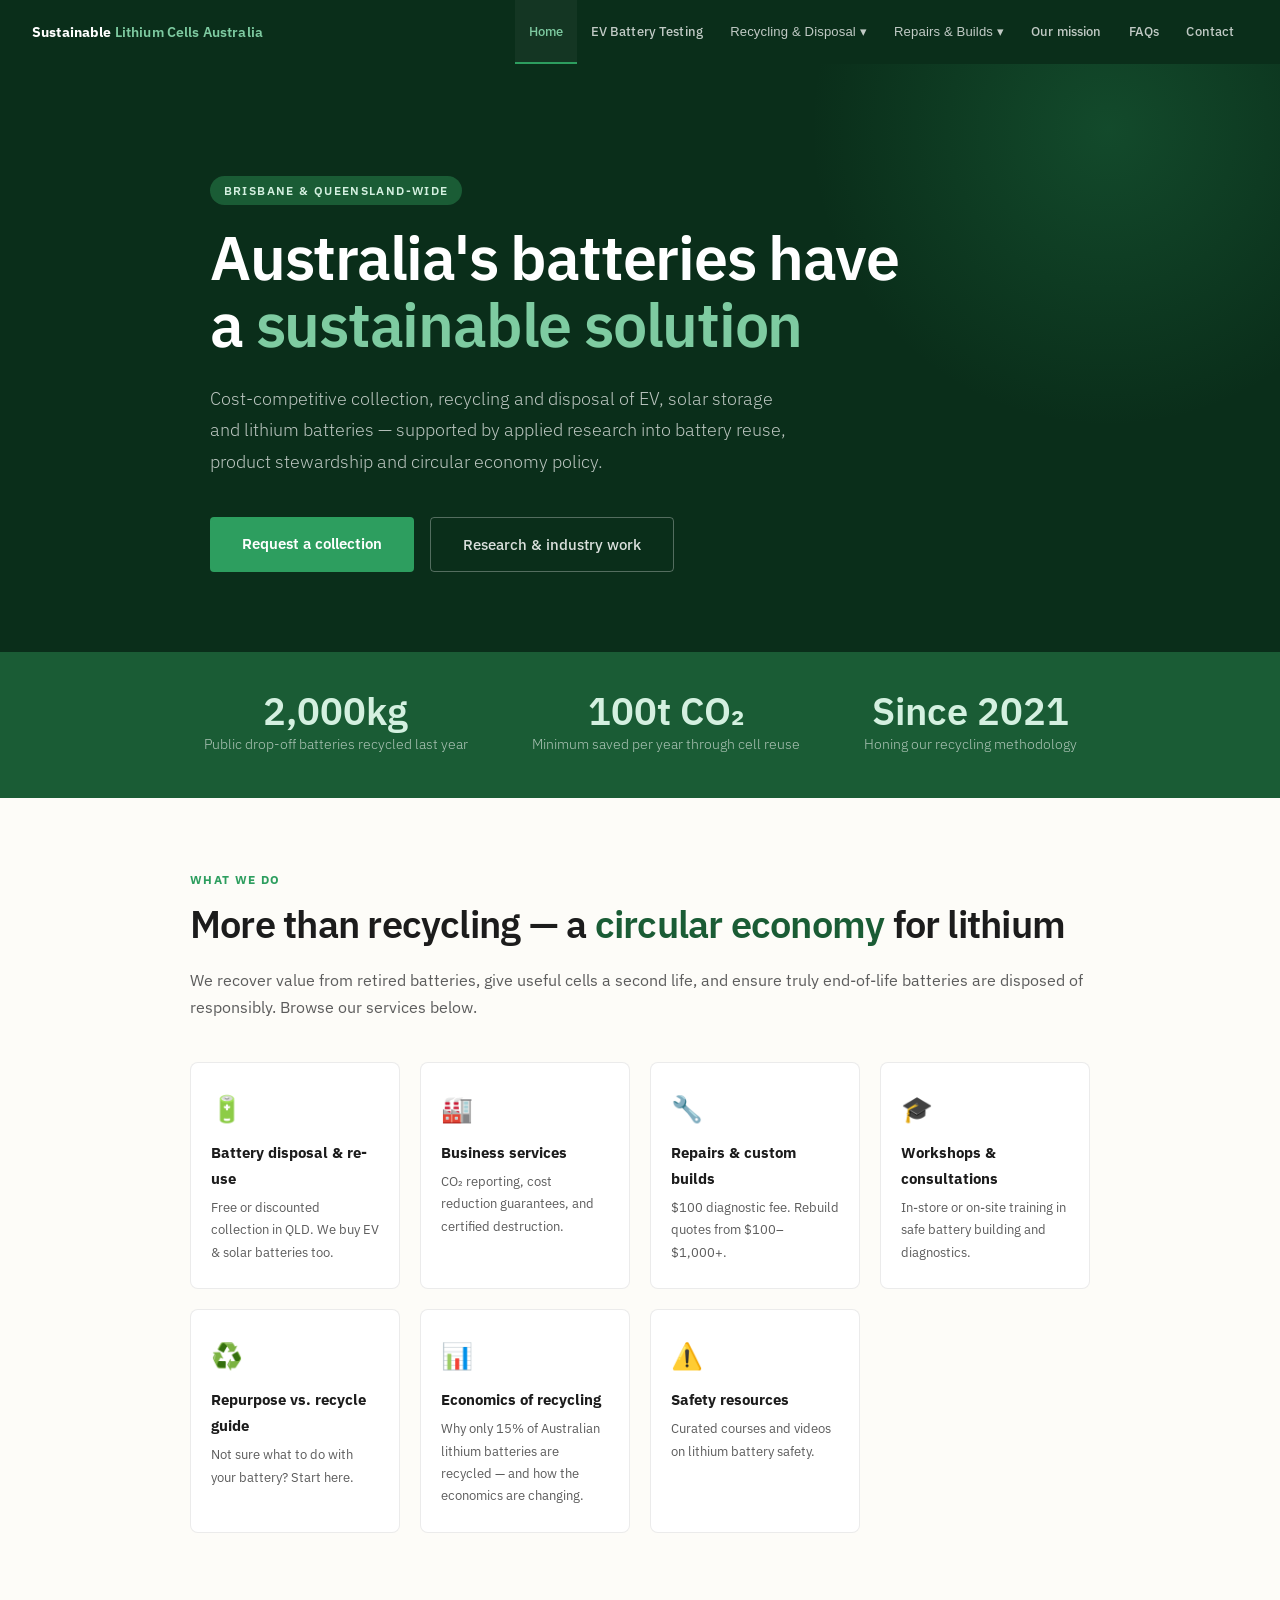
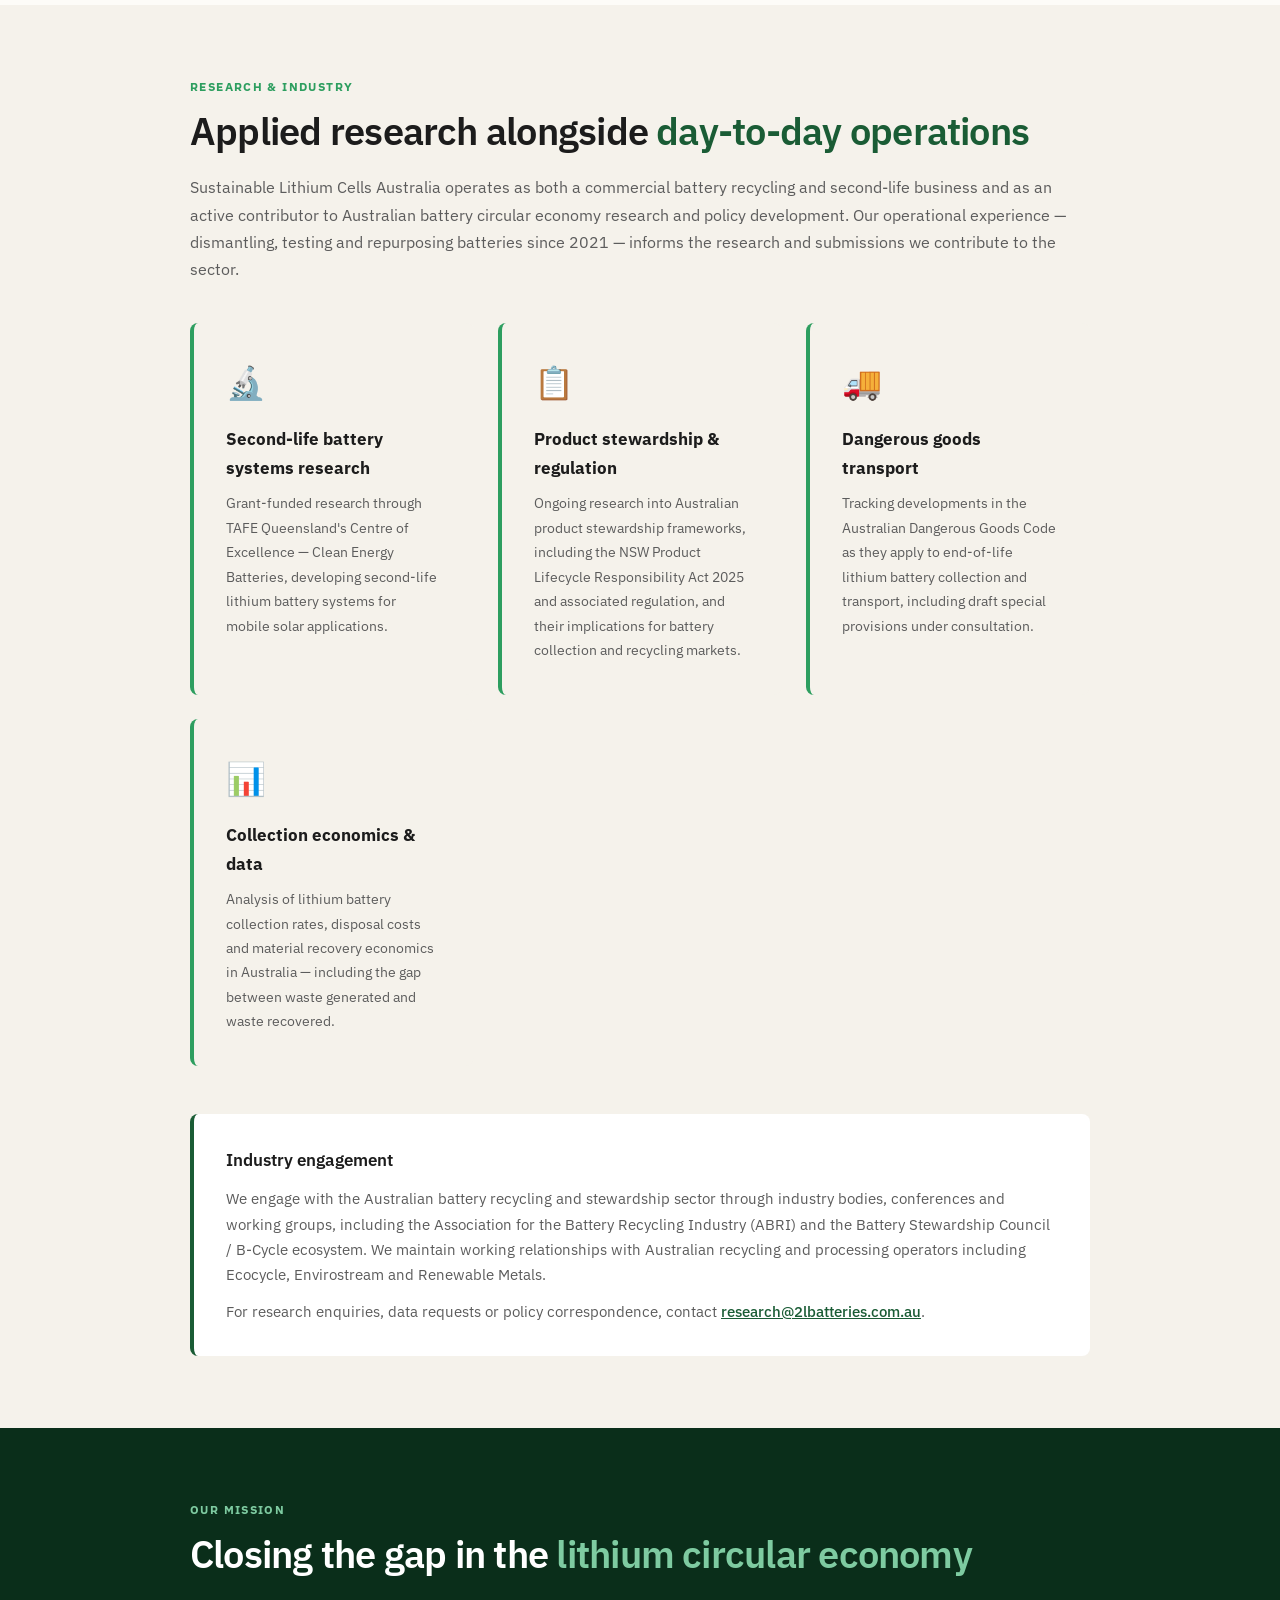
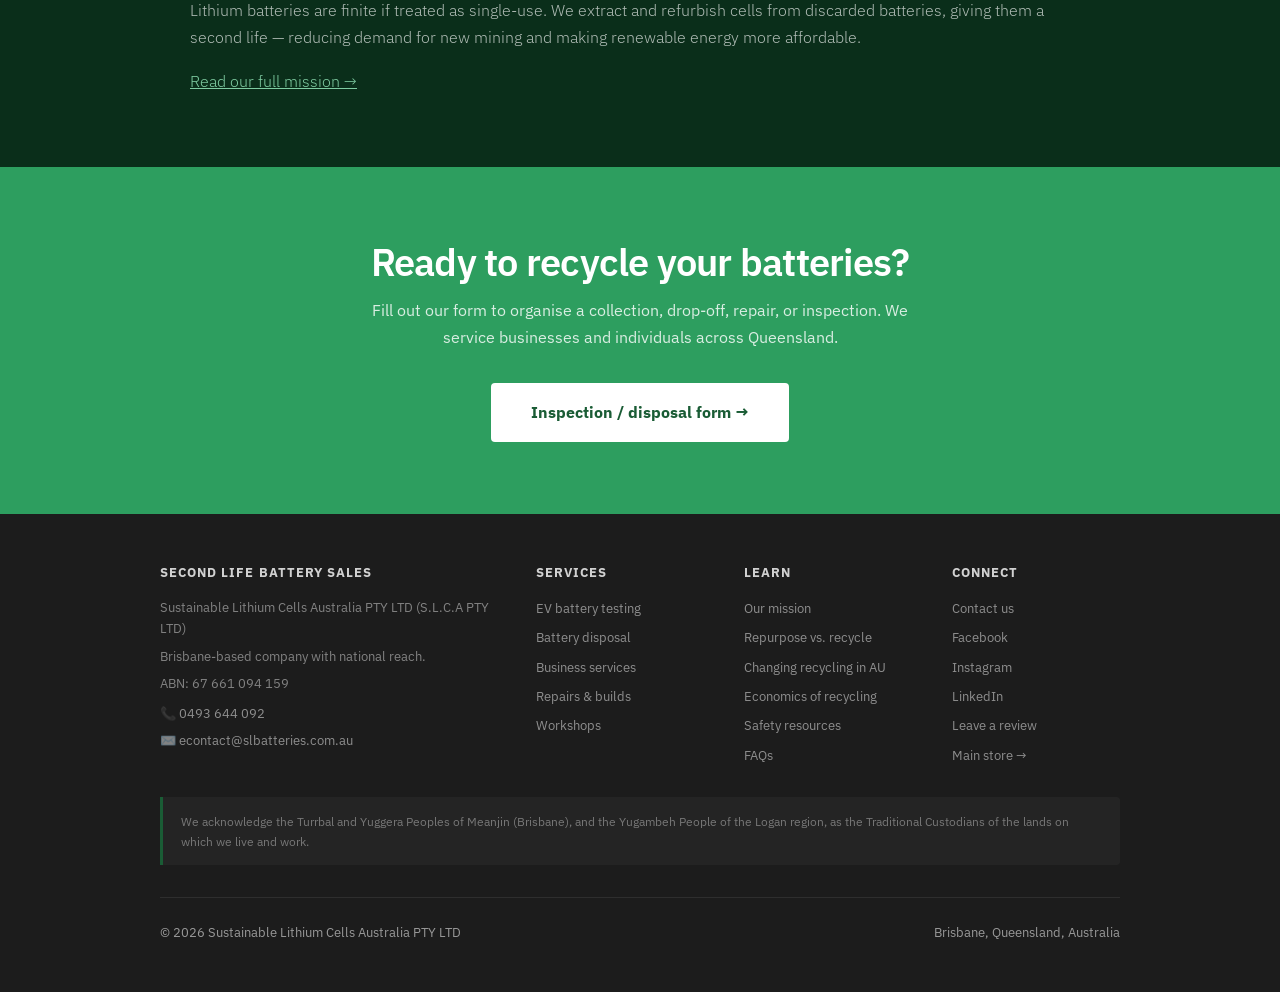
<file: index.html>
<!DOCTYPE html>
<html lang="en">
<head>
<meta charset="UTF-8">
<meta name="viewport" content="width=device-width, initial-scale=1.0">
<title>Home — Sustainable Lithium Cells Australia</title>
<link rel="preconnect" href="https://fonts.googleapis.com">
<link href="https://fonts.googleapis.com/css2?family=IBM+Plex+Sans:wght;400;500;600;700&display=swap" rel="stylesheet">
<link rel="stylesheet" href="style.css">
</head>
<body>
<nav id="site-nav"></nav>

<header class="hero">
  <div class="hero-inner">
    <span class="eyebrow">Brisbane &amp; Queensland-wide</span>
    <h1>Australia's batteries have a <em>sustainable solution</em></h1>
    <p>Cost-competitive collection, recycling and disposal of EV, solar storage and lithium batteries — supported by applied research into battery reuse, product stewardship and circular economy policy.</p>
    <div class="hero-actions">
      <a class="btn-primary" href="contact.html">Request a collection</a>
      <a class="btn-secondary" href="#research">Research &amp; industry work</a>
    </div>
  </div>
</header>

<div class="stat-strip">
  <div class="stat"><span class="stat-num">2,000kg</span><span class="stat-label">Public drop-off batteries recycled last year</span></div>
  <div class="stat"><span class="stat-num">100t CO₂</span><span class="stat-label">Minimum saved per year through cell reuse</span></div>
  <div class="stat"><span class="stat-num">Since 2021</span><span class="stat-label">Honing our recycling methodology</span></div>
</div>

<section>
  <div class="section-inner">
    <span class="section-tag">What we do</span>
    <h2>More than recycling — a <em>circular economy</em> for lithium</h2>
    <p>We recover value from retired batteries, give useful cells a second life, and ensure truly end-of-life batteries are disposed of responsibly. Browse our services below.</p>
    <div class="nav-cards">
      <a class="nav-card" href="disposal.html">
        <span class="nav-card-icon">🔋</span>
        <h3>Battery disposal &amp; re-use</h3>
        <p>Free or discounted collection in QLD. We buy EV &amp; solar batteries too.</p>
      </a>
      <a class="nav-card" href="businesses.html">
        <span class="nav-card-icon">🏭</span>
        <h3>Business services</h3>
        <p>CO₂ reporting, cost reduction guarantees, and certified destruction.</p>
      </a>
      <a class="nav-card" href="repairs.html">
        <span class="nav-card-icon">🔧</span>
        <h3>Repairs &amp; custom builds</h3>
        <p>$100 diagnostic fee. Rebuild quotes from $100–$1,000+.</p>
      </a>
      <a class="nav-card" href="workshops.html">
        <span class="nav-card-icon">🎓</span>
        <h3>Workshops &amp; consultations</h3>
        <p>In-store or on-site training in safe battery building and diagnostics.</p>
      </a>
      <a class="nav-card" href="repurpose-vs-recycle.html">
        <span class="nav-card-icon">♻️</span>
        <h3>Repurpose vs. recycle guide</h3>
        <p>Not sure what to do with your battery? Start here.</p>
      </a>
      <a class="nav-card" href="economics.html">
        <span class="nav-card-icon">📊</span>
        <h3>Economics of recycling</h3>
        <p>Why only 15% of Australian lithium batteries are recycled — and how the economics are changing.</p>
      </a>
      <a class="nav-card" href="safety.html">
        <span class="nav-card-icon">⚠️</span>
        <h3>Safety resources</h3>
        <p>Curated courses and videos on lithium battery safety.</p>
      </a>
    </div>
  </div>
</section>

<section id="research" class="cream-section">
  <div class="section-inner">
    <span class="section-tag">Research &amp; industry</span>
    <h2>Applied research alongside <em>day-to-day operations</em></h2>
    <p>Sustainable Lithium Cells Australia operates as both a commercial battery recycling and second-life business and as an active contributor to Australian battery circular economy research and policy development. Our operational experience — dismantling, testing and repurposing batteries since 2021 — informs the research and submissions we contribute to the sector.</p>

    <div class="card-grid" style="margin-top:2.5rem">
      <div class="card">
        <span class="card-icon">🔬</span>
        <h3>Second-life battery systems research</h3>
        <p>Grant-funded research through TAFE Queensland's Centre of Excellence — Clean Energy Batteries, developing second-life lithium battery systems for mobile solar applications.</p>
      </div>
      <div class="card">
        <span class="card-icon">📋</span>
        <h3>Product stewardship &amp; regulation</h3>
        <p>Ongoing research into Australian product stewardship frameworks, including the NSW Product Lifecycle Responsibility Act 2025 and associated regulation, and their implications for battery collection and recycling markets.</p>
      </div>
      <div class="card">
        <span class="card-icon">🚚</span>
        <h3>Dangerous goods transport</h3>
        <p>Tracking developments in the Australian Dangerous Goods Code as they apply to end-of-life lithium battery collection and transport, including draft special provisions under consultation.</p>
      </div>
      <div class="card">
        <span class="card-icon">📊</span>
        <h3>Collection economics &amp; data</h3>
        <p>Analysis of lithium battery collection rates, disposal costs and material recovery economics in Australia — including the gap between waste generated and waste recovered.</p>
      </div>
    </div>

    <div style="margin-top:3rem;background:white;border-radius:0.5rem;padding:2rem;border-left:4px solid var(--green-mid)">
      <h3 style="font-family:var(--font-display);font-size:1.05rem;font-weight:600;margin-bottom:0.75rem;color:var(--charcoal)">Industry engagement</h3>
      <p style="font-size:0.92rem;margin-bottom:0.75rem">We engage with the Australian battery recycling and stewardship sector through industry bodies, conferences and working groups, including the Association for the Battery Recycling Industry (ABRI) and the Battery Stewardship Council / B-Cycle ecosystem. We maintain working relationships with Australian recycling and processing operators including Ecocycle, Envirostream and Renewable Metals.</p>
      <p style="font-size:0.92rem;margin:0">For research enquiries, data requests or policy correspondence, contact <a href="mailto:research@2lbatteries.com.au" style="color:var(--green-mid);font-weight:500">research@2lbatteries.com.au</a>.</p>
    </div>
  </div>
</section>

<section class="dark-section">
  <div class="section-inner">
    <span class="section-tag">Our mission</span>
    <h2>Closing the gap in the <em>lithium circular economy</em></h2>
    <p>Lithium batteries are finite if treated as single-use. We extract and refurbish cells from discarded batteries, giving them a second life — reducing demand for new mining and making renewable energy more affordable.</p>
    <p style="margin-top:1rem"><a href="mission.html" style="color:var(--green-light)">Read our full mission →</a></p>
  </div>
</section>

<section class="cta-banner">
  <h2>Ready to recycle your batteries?</h2>
  <p>Fill out our form to organise a collection, drop-off, repair, or inspection. We service businesses and individuals across Queensland.</p>
  <a class="cta-btn" href="https://docs.google.com/forms/d/e/1FAIpQLSdWTLog8kTtQSKH1MrJSWtGsdhq-G-4cA0wVDmYWj1qzvMCKA/viewform" target="_blank">Inspection / disposal form →</a>
</section>

<footer id="site-footer"></footer>
<script src="shared.js"></script>
</body>
</html>
</file>
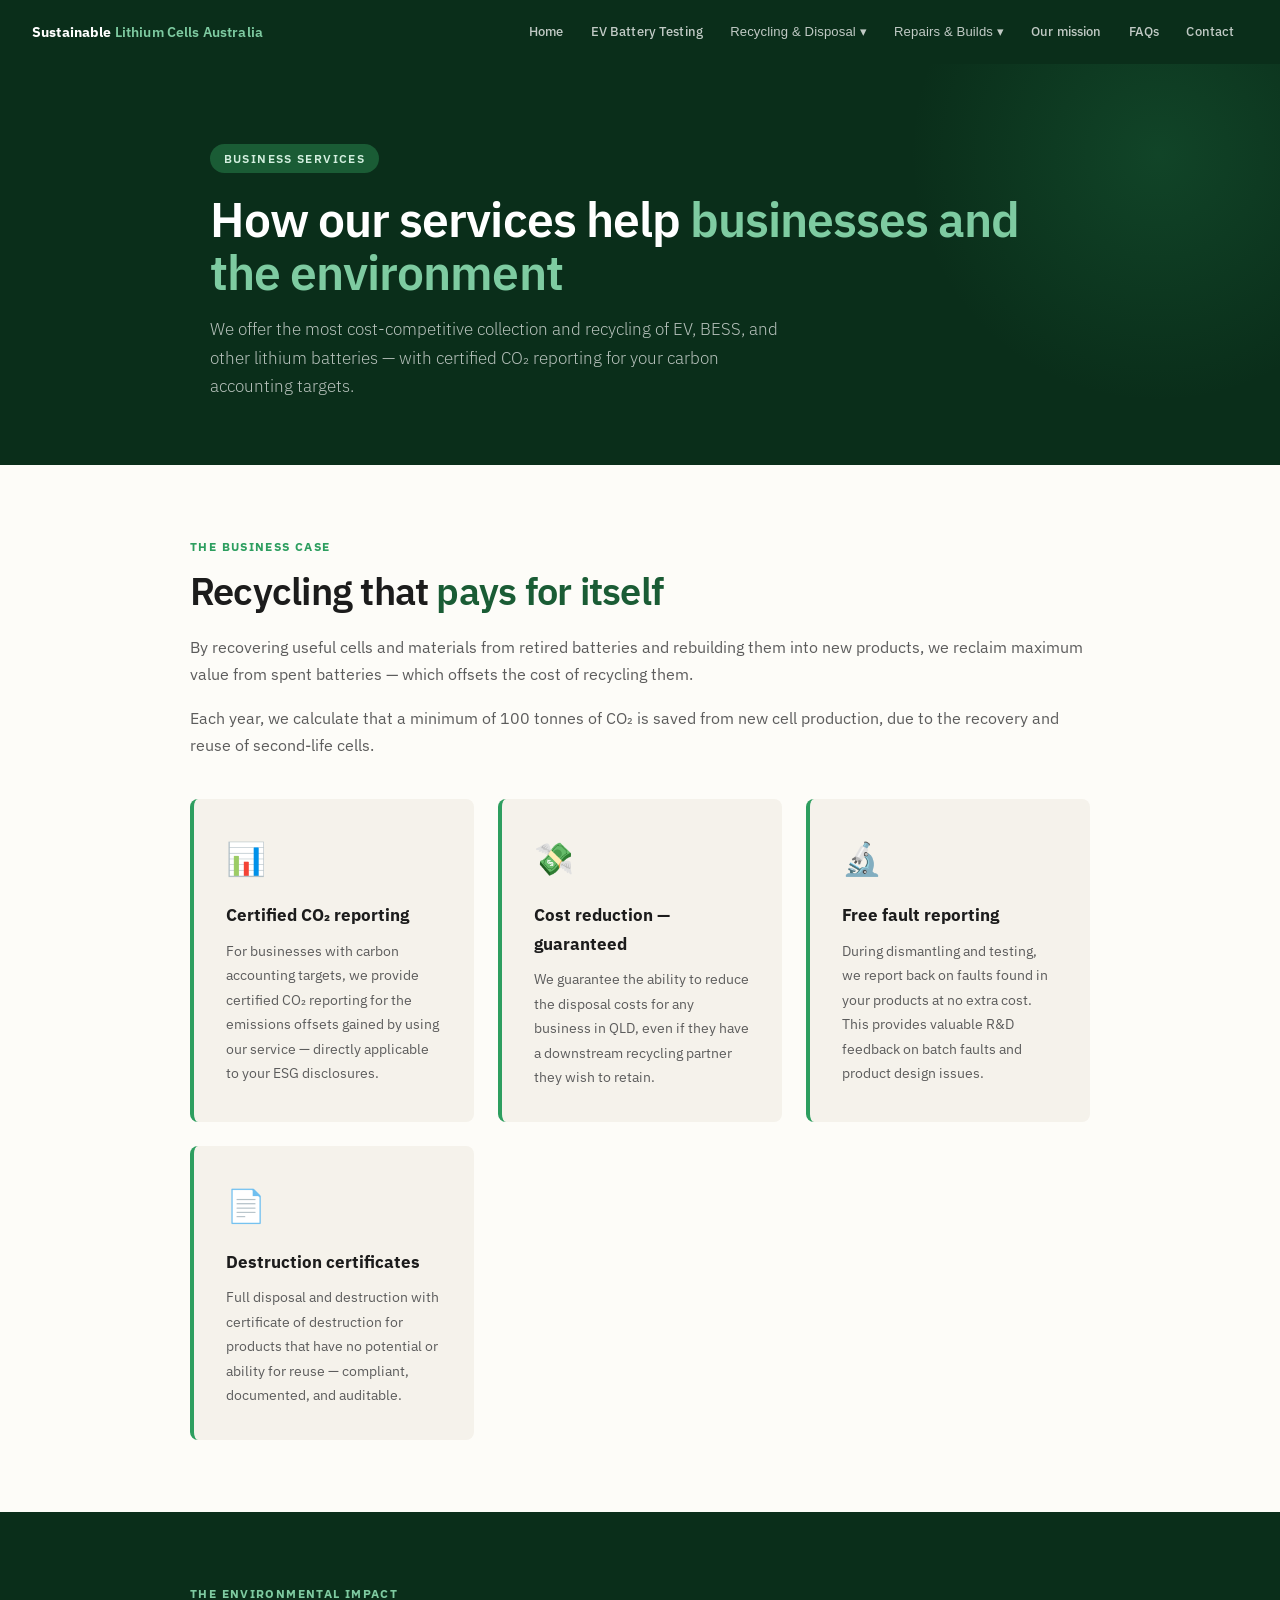
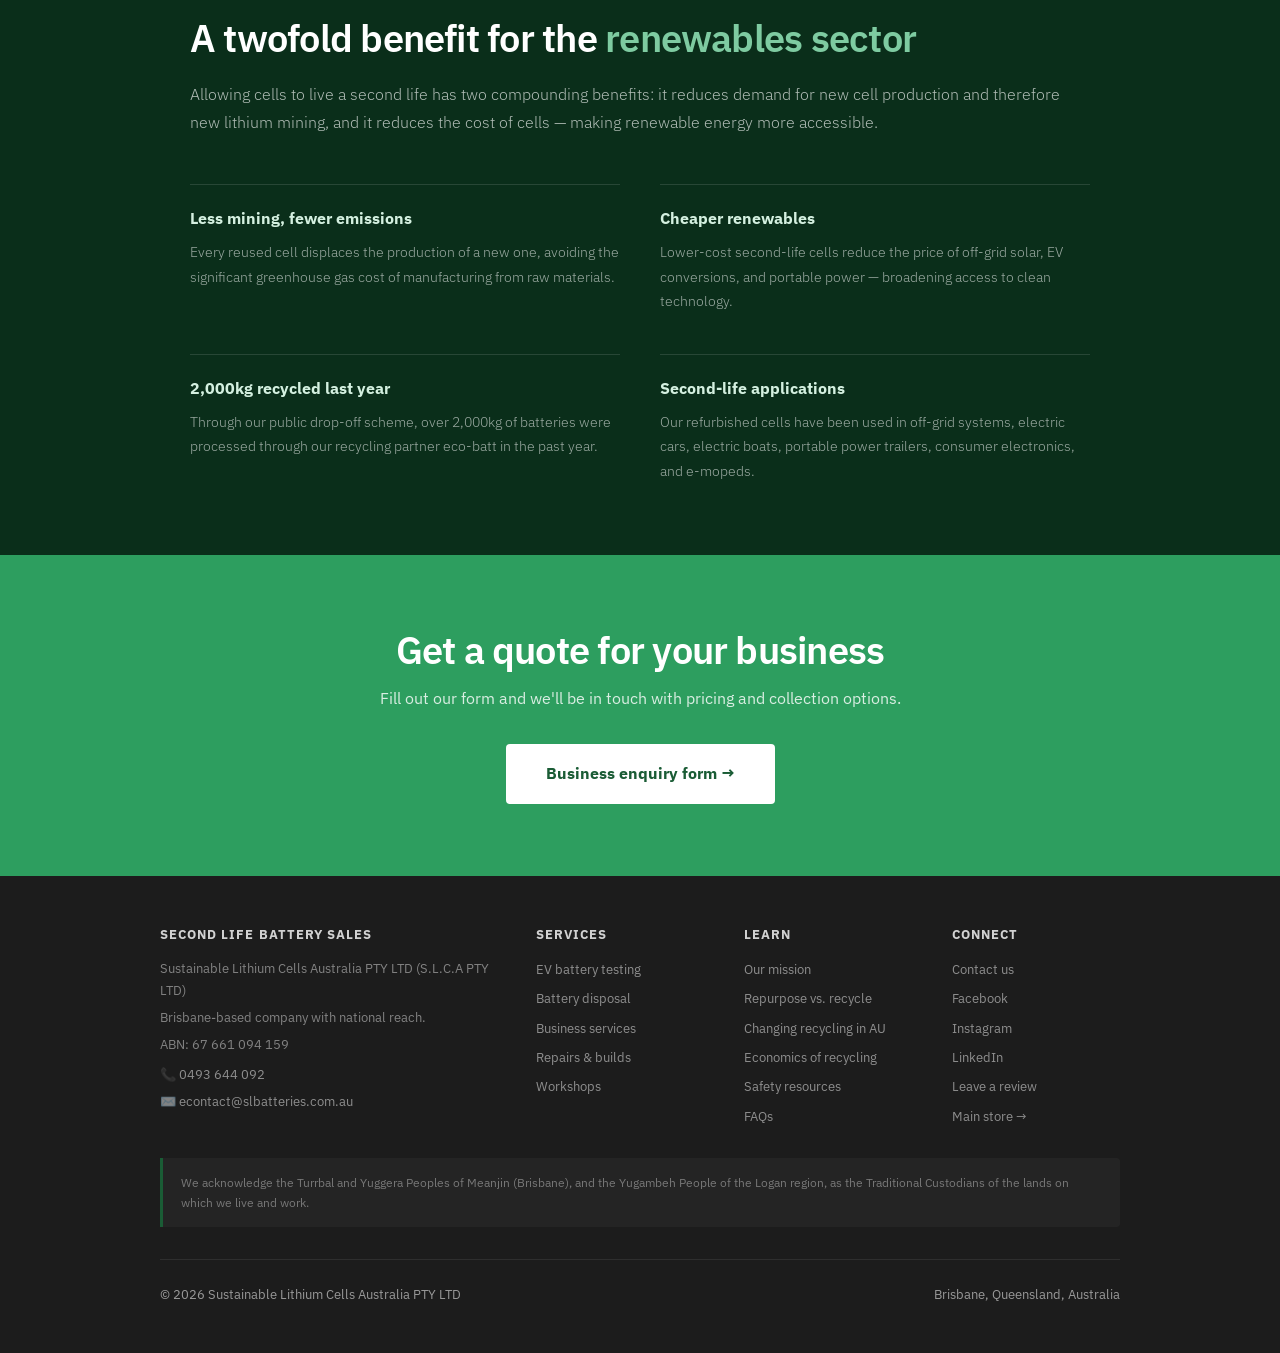
<file: businesses.html>
<!DOCTYPE html>
<html lang="en">
<head>
<meta charset="UTF-8">
<meta name="viewport" content="width=device-width, initial-scale=1.0">
<title>How We Help Businesses — Sustainable Lithium Cells Australia</title>
<link rel="preconnect" href="https://fonts.googleapis.com">
<link href="https://fonts.googleapis.com/css2?family=IBM+Plex+Sans:wght;400;500;600;700&display=swap" rel="stylesheet">
<link rel="stylesheet" href="style.css">
</head>
<body>
<nav id="site-nav"></nav>

<div class="page-hero">
  <div class="page-hero-inner">
    <span class="eyebrow">Business services</span>
    <h1>How our services help <em>businesses and the environment</em></h1>
    <p>We offer the most cost-competitive collection and recycling of EV, BESS, and other lithium batteries — with certified CO₂ reporting for your carbon accounting targets.</p>
  </div>
</div>

<section>
  <div class="section-inner">
    <span class="section-tag">The business case</span>
    <h2>Recycling that <em>pays for itself</em></h2>
    <p>By recovering useful cells and materials from retired batteries and rebuilding them into new products, we reclaim maximum value from spent batteries — which offsets the cost of recycling them.</p>
    <p>Each year, we calculate that a minimum of 100 tonnes of CO₂ is saved from new cell production, due to the recovery and reuse of second-life cells.</p>

    <div class="card-grid" style="margin-top:2.5rem">
      <div class="card">
        <span class="card-icon">📊</span>
        <h3>Certified CO₂ reporting</h3>
        <p>For businesses with carbon accounting targets, we provide certified CO₂ reporting for the emissions offsets gained by using our service — directly applicable to your ESG disclosures.</p>
      </div>
      <div class="card">
        <span class="card-icon">💸</span>
        <h3>Cost reduction — guaranteed</h3>
        <p>We guarantee the ability to reduce the disposal costs for any business in QLD, even if they have a downstream recycling partner they wish to retain.</p>
      </div>
      <div class="card">
        <span class="card-icon">🔬</span>
        <h3>Free fault reporting</h3>
        <p>During dismantling and testing, we report back on faults found in your products at no extra cost. This provides valuable R&amp;D feedback on batch faults and product design issues.</p>
      </div>
      <div class="card">
        <span class="card-icon">📄</span>
        <h3>Destruction certificates</h3>
        <p>Full disposal and destruction with certificate of destruction for products that have no potential or ability for reuse — compliant, documented, and auditable.</p>
      </div>
    </div>
  </div>
</section>

<section class="dark-section">
  <div class="section-inner">
    <span class="section-tag">The environmental impact</span>
    <h2>A twofold benefit for the <em>renewables sector</em></h2>
    <p>Allowing cells to live a second life has two compounding benefits: it reduces demand for new cell production and therefore new lithium mining, and it reduces the cost of cells — making renewable energy more accessible.</p>
    <div class="dark-grid">
      <div class="dark-point">
        <h4>Less mining, fewer emissions</h4>
        <p>Every reused cell displaces the production of a new one, avoiding the significant greenhouse gas cost of manufacturing from raw materials.</p>
      </div>
      <div class="dark-point">
        <h4>Cheaper renewables</h4>
        <p>Lower-cost second-life cells reduce the price of off-grid solar, EV conversions, and portable power — broadening access to clean technology.</p>
      </div>
      <div class="dark-point">
        <h4>2,000kg recycled last year</h4>
        <p>Through our public drop-off scheme, over 2,000kg of batteries were processed through our recycling partner eco-batt in the past year.</p>
      </div>
      <div class="dark-point">
        <h4>Second-life applications</h4>
        <p>Our refurbished cells have been used in off-grid systems, electric cars, electric boats, portable power trailers, consumer electronics, and e-mopeds.</p>
      </div>
    </div>
  </div>
</section>

<section class="cta-banner">
  <h2>Get a quote for your business</h2>
  <p>Fill out our form and we'll be in touch with pricing and collection options.</p>
  <a class="cta-btn" href="https://docs.google.com/forms/d/e/1FAIpQLSdWTLog8kTtQSKH1MrJSWtGsdhq-G-4cA0wVDmYWj1qzvMCKA/viewform" target="_blank">Business enquiry form →</a>
</section>

<footer id="site-footer"></footer>
<script src="shared.js"></script>
</body>
</html>
</file>
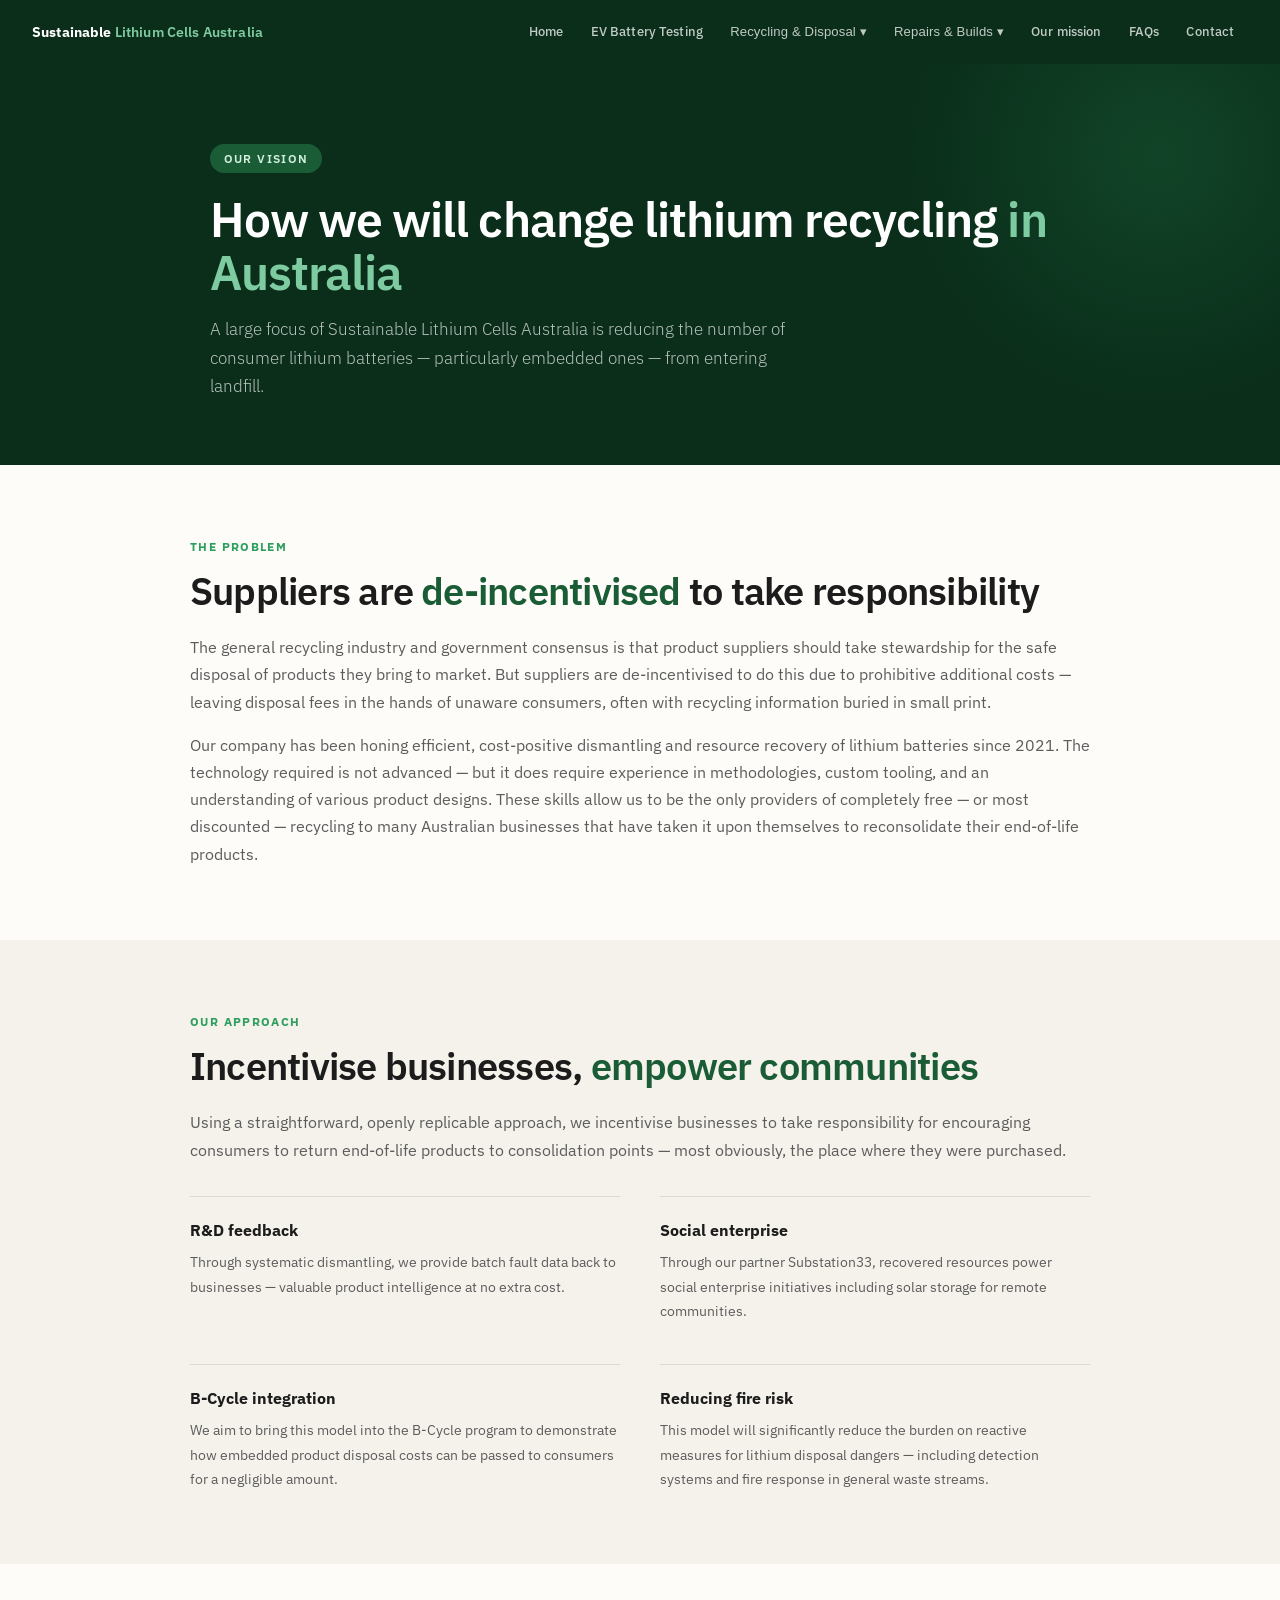
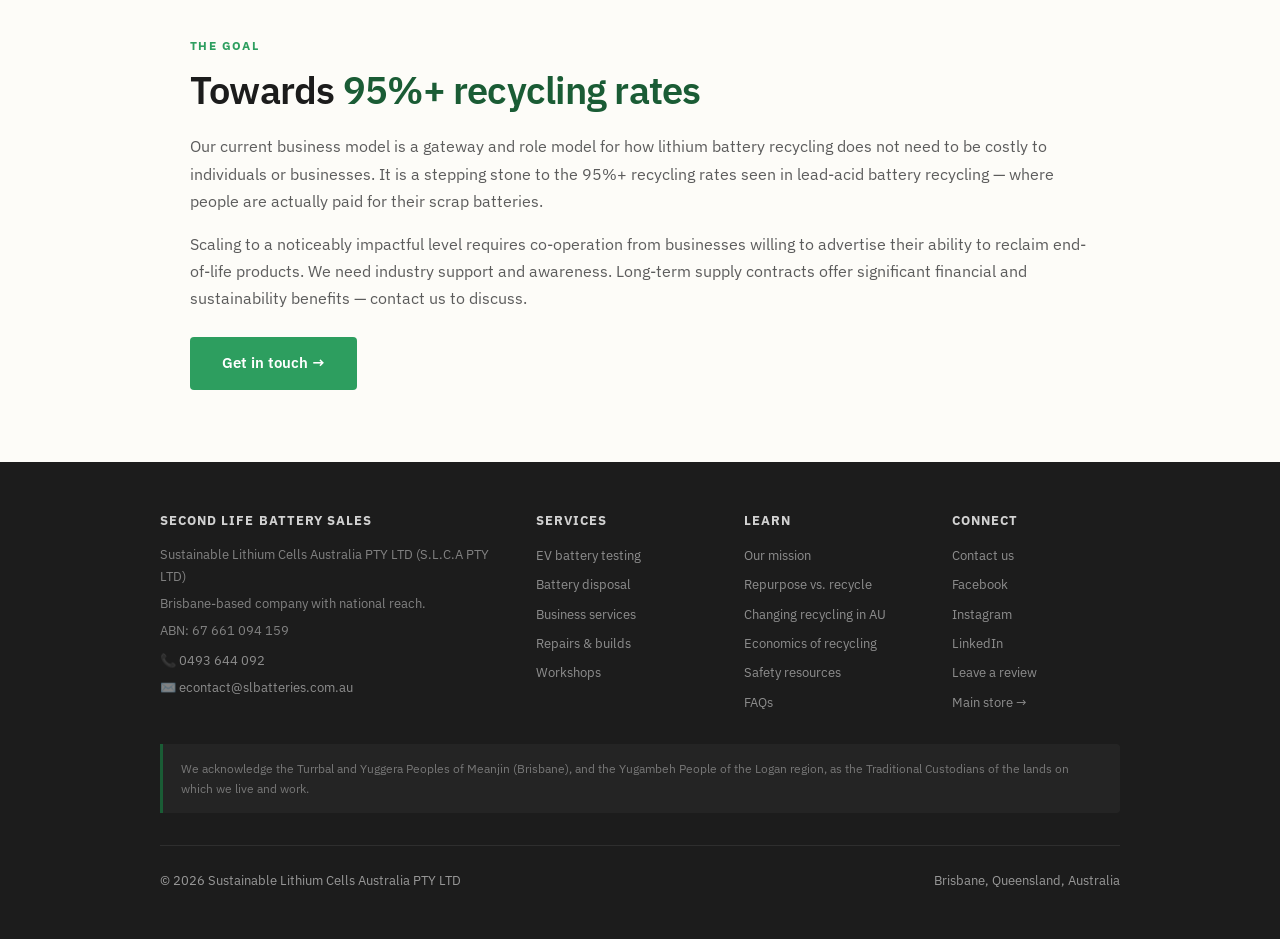
<file: changing-recycling.html>
<!DOCTYPE html>
<html lang="en">
<head>
<meta charset="UTF-8">
<meta name="viewport" content="width=device-width, initial-scale=1.0">
<title>How We Will Change Lithium Recycling in Australia — Sustainable Lithium Cells Australia</title>
<link rel="preconnect" href="https://fonts.googleapis.com">
<link href="https://fonts.googleapis.com/css2?family=IBM+Plex+Sans:wght;400;500;600;700&display=swap" rel="stylesheet">
<link rel="stylesheet" href="style.css">
</head>
<body>
<nav id="site-nav"></nav>

<div class="page-hero">
  <div class="page-hero-inner">
    <span class="eyebrow">Our vision</span>
    <h1>How we will change lithium recycling <em>in Australia</em></h1>
    <p>A large focus of Sustainable Lithium Cells Australia is reducing the number of consumer lithium batteries — particularly embedded ones — from entering landfill.</p>
  </div>
</div>

<section>
  <div class="section-inner">
    <span class="section-tag">The problem</span>
    <h2>Suppliers are <em>de-incentivised</em> to take responsibility</h2>
    <p>The general recycling industry and government consensus is that product suppliers should take stewardship for the safe disposal of products they bring to market. But suppliers are de-incentivised to do this due to prohibitive additional costs — leaving disposal fees in the hands of unaware consumers, often with recycling information buried in small print.</p>
    <p>Our company has been honing efficient, cost-positive dismantling and resource recovery of lithium batteries since 2021. The technology required is not advanced — but it does require experience in methodologies, custom tooling, and an understanding of various product designs. These skills allow us to be the only providers of completely free — or most discounted — recycling to many Australian businesses that have taken it upon themselves to reconsolidate their end-of-life products.</p>
  </div>
</section>

<section class="cream-section">
  <div class="section-inner">
    <span class="section-tag">Our approach</span>
    <h2>Incentivise businesses, <em>empower communities</em></h2>
    <p>Using a straightforward, openly replicable approach, we incentivise businesses to take responsibility for encouraging consumers to return end-of-life products to consolidation points — most obviously, the place where they were purchased.</p>
    <div class="dark-grid" style="margin-top:2rem">
      <div style="border-top:1px solid rgba(0,0,0,0.1);padding-top:1.25rem">
        <h4 style="font-family:var(--font-display);font-weight:700;color:var(--charcoal);margin-bottom:0.4rem">R&D feedback</h4>
        <p style="font-size:0.9rem">Through systematic dismantling, we provide batch fault data back to businesses — valuable product intelligence at no extra cost.</p>
      </div>
      <div style="border-top:1px solid rgba(0,0,0,0.1);padding-top:1.25rem">
        <h4 style="font-family:var(--font-display);font-weight:700;color:var(--charcoal);margin-bottom:0.4rem">Social enterprise</h4>
        <p style="font-size:0.9rem">Through our partner Substation33, recovered resources power social enterprise initiatives including solar storage for remote communities.</p>
      </div>
      <div style="border-top:1px solid rgba(0,0,0,0.1);padding-top:1.25rem">
        <h4 style="font-family:var(--font-display);font-weight:700;color:var(--charcoal);margin-bottom:0.4rem">B-Cycle integration</h4>
        <p style="font-size:0.9rem">We aim to bring this model into the B-Cycle program to demonstrate how embedded product disposal costs can be passed to consumers for a negligible amount.</p>
      </div>
      <div style="border-top:1px solid rgba(0,0,0,0.1);padding-top:1.25rem">
        <h4 style="font-family:var(--font-display);font-weight:700;color:var(--charcoal);margin-bottom:0.4rem">Reducing fire risk</h4>
        <p style="font-size:0.9rem">This model will significantly reduce the burden on reactive measures for lithium disposal dangers — including detection systems and fire response in general waste streams.</p>
      </div>
    </div>
  </div>
</section>

<section>
  <div class="section-inner">
    <span class="section-tag">The goal</span>
    <h2>Towards <em>95%+ recycling rates</em></h2>
    <p>Our current business model is a gateway and role model for how lithium battery recycling does not need to be costly to individuals or businesses. It is a stepping stone to the 95%+ recycling rates seen in lead-acid battery recycling — where people are actually paid for their scrap batteries.</p>
    <p>Scaling to a noticeably impactful level requires co-operation from businesses willing to advertise their ability to reclaim end-of-life products. We need industry support and awareness. Long-term supply contracts offer significant financial and sustainability benefits — contact us to discuss.</p>
    <p style="margin-top:1.5rem"><a href="contact.html" class="btn-green">Get in touch →</a></p>
  </div>
</section>

<footer id="site-footer"></footer>
<script src="shared.js"></script>
</body>
</html>
</file>
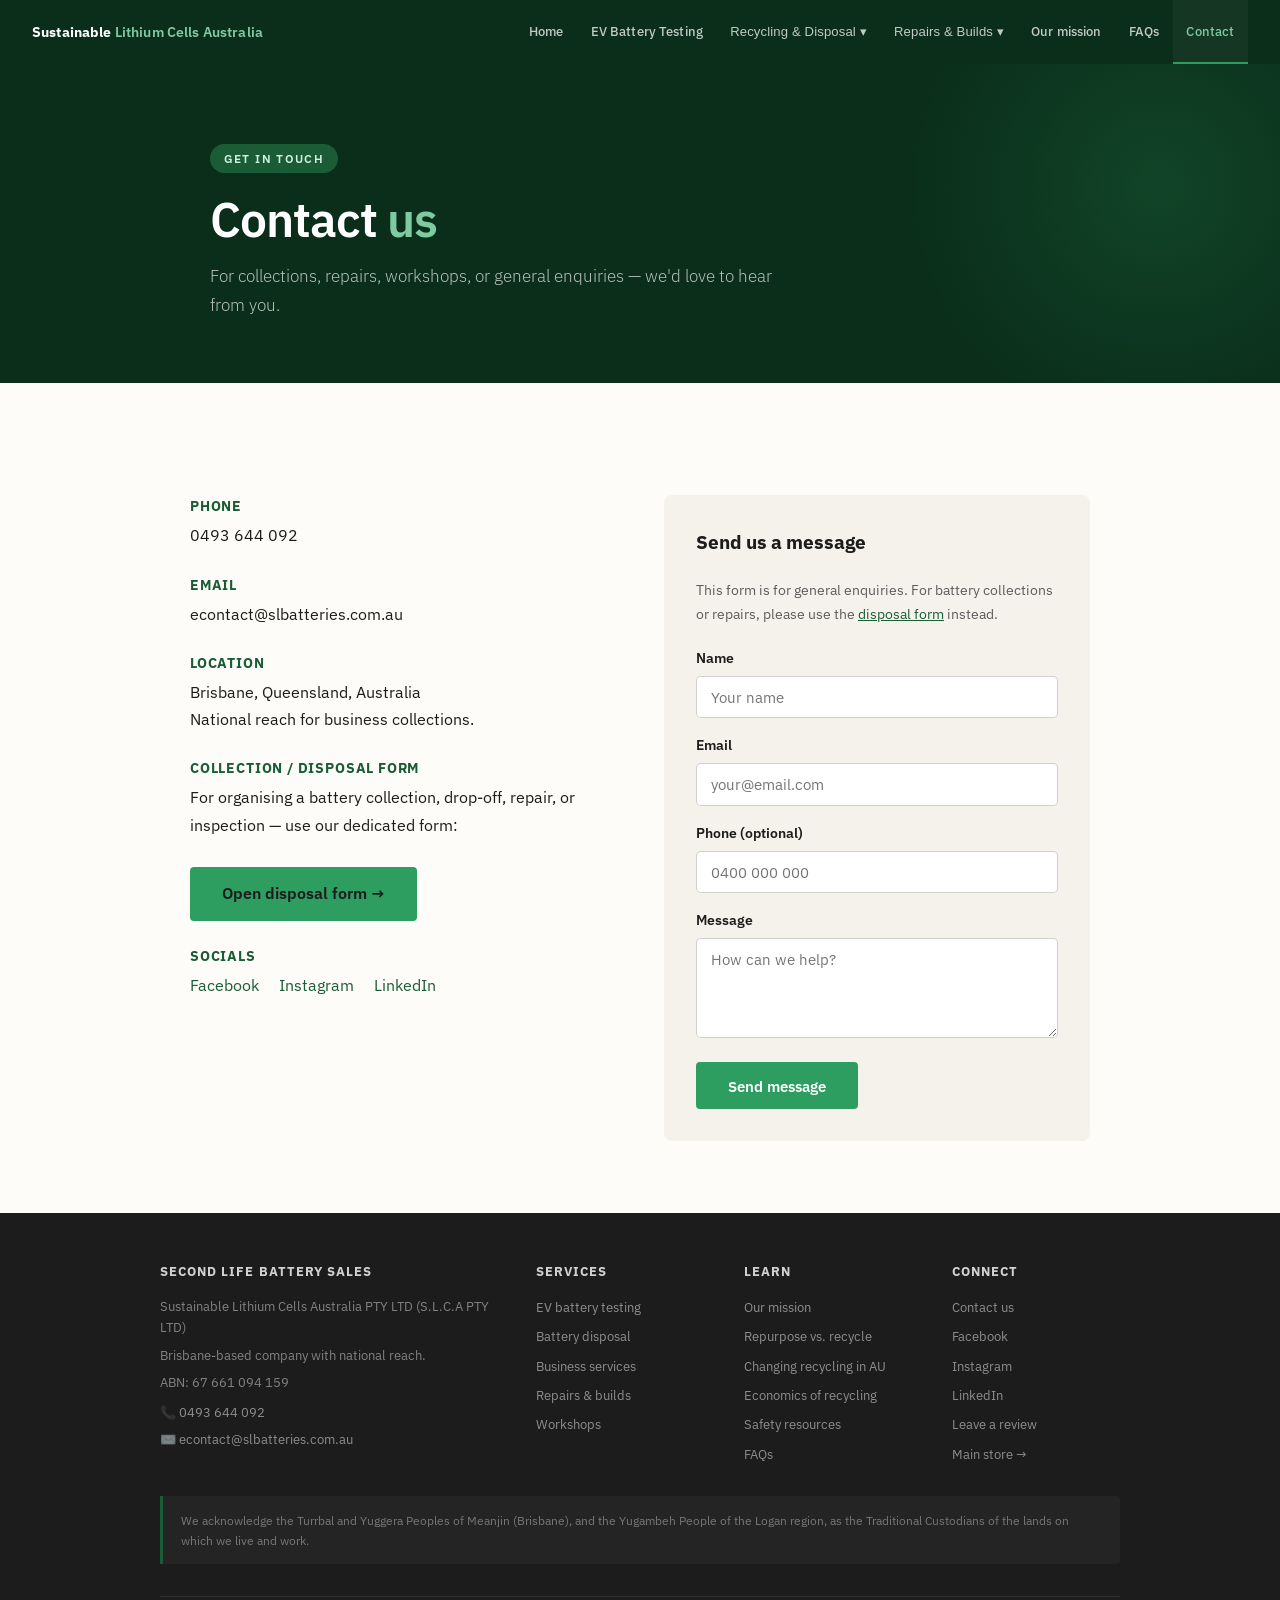
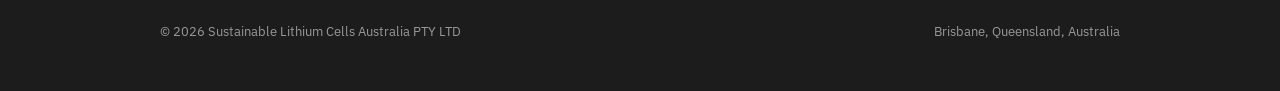
<file: contact.html>
<!DOCTYPE html>
<html lang="en">
<head>
<meta charset="UTF-8">
<meta name="viewport" content="width=device-width, initial-scale=1.0">
<title>Contact — Sustainable Lithium Cells Australia</title>
<link rel="preconnect" href="https://fonts.googleapis.com">
<link href="https://fonts.googleapis.com/css2?family=IBM+Plex+Sans:wght;400;500;600;700&display=swap" rel="stylesheet">
<link rel="stylesheet" href="style.css">
</head>
<body>
<nav id="site-nav"></nav>

<div class="page-hero">
  <div class="page-hero-inner">
    <span class="eyebrow">Get in touch</span>
    <h1>Contact <em>us</em></h1>
    <p>For collections, repairs, workshops, or general enquiries — we'd love to hear from you.</p>
  </div>
</div>

<section>
  <div class="section-inner">
    <div class="contact-grid">
      <div class="contact-detail">
        <div class="contact-item">
          <h4>Phone</h4>
          <a href="tel:0493644092">0493 644 092</a>
        </div>
        <div class="contact-item">
          <h4>Email</h4>
          <a href="mailto:econtact@slbatteries.com.au">econtact@slbatteries.com.au</a>
        </div>
        <div class="contact-item">
          <h4>Location</h4>
          <p>Brisbane, Queensland, Australia<br>National reach for business collections.</p>
        </div>
        <div class="contact-item">
          <h4>Collection / disposal form</h4>
          <p>For organising a battery collection, drop-off, repair, or inspection — use our dedicated form:</p>
          <a href="https://docs.google.com/forms/d/e/1FAIpQLSdWTLog8kTtQSKH1MrJSWtGsdhq-G-4cA0wVDmYWj1qzvMCKA/viewform" target="_blank" class="btn-green" style="margin-top:0.75rem;display:inline-block">Open disposal form →</a>
        </div>
        <div class="contact-item">
          <h4>Socials</h4>
          <p>
            <a href="https://www.facebook.com/profile.php?id=100083340639181" target="_blank" style="color:var(--green-mid);margin-right:1rem">Facebook</a>
            <a href="https://www.instagram.com/slbatteries_brisbane/" target="_blank" style="color:var(--green-mid);margin-right:1rem">Instagram</a>
            <a href="https://www.linkedin.com/company/second-life-battery-sales/" target="_blank" style="color:var(--green-mid)">LinkedIn</a>
          </p>
        </div>
      </div>

      <div class="contact-form">
        <h3>Send us a message</h3>
        <p style="font-size:0.88rem;margin-bottom:1.25rem">This form is for general enquiries. For battery collections or repairs, please use the <a href="https://docs.google.com/forms/d/e/1FAIpQLSdWTLog8kTtQSKH1MrJSWtGsdhq-G-4cA0wVDmYWj1qzvMCKA/viewform" target="_blank" style="color:var(--green-mid)">disposal form</a> instead.</p>
        <div class="form-group">
          <label for="name">Name</label>
          <input type="text" id="name" placeholder="Your name">
        </div>
        <div class="form-group">
          <label for="email">Email</label>
          <input type="email" id="email" placeholder="your@email.com">
        </div>
        <div class="form-group">
          <label for="phone">Phone (optional)</label>
          <input type="tel" id="phone" placeholder="0400 000 000">
        </div>
        <div class="form-group">
          <label for="message">Message</label>
          <textarea id="message" placeholder="How can we help?"></textarea>
        </div>
        <button class="form-submit" onclick="alert('Thanks! Please email econtact@slbatteries.com.au directly — this demo form is not connected to a backend.')">Send message</button>
      </div>
    </div>
  </div>
</section>

<footer id="site-footer"></footer>
<script src="shared.js"></script>
</body>
</html>
</file>
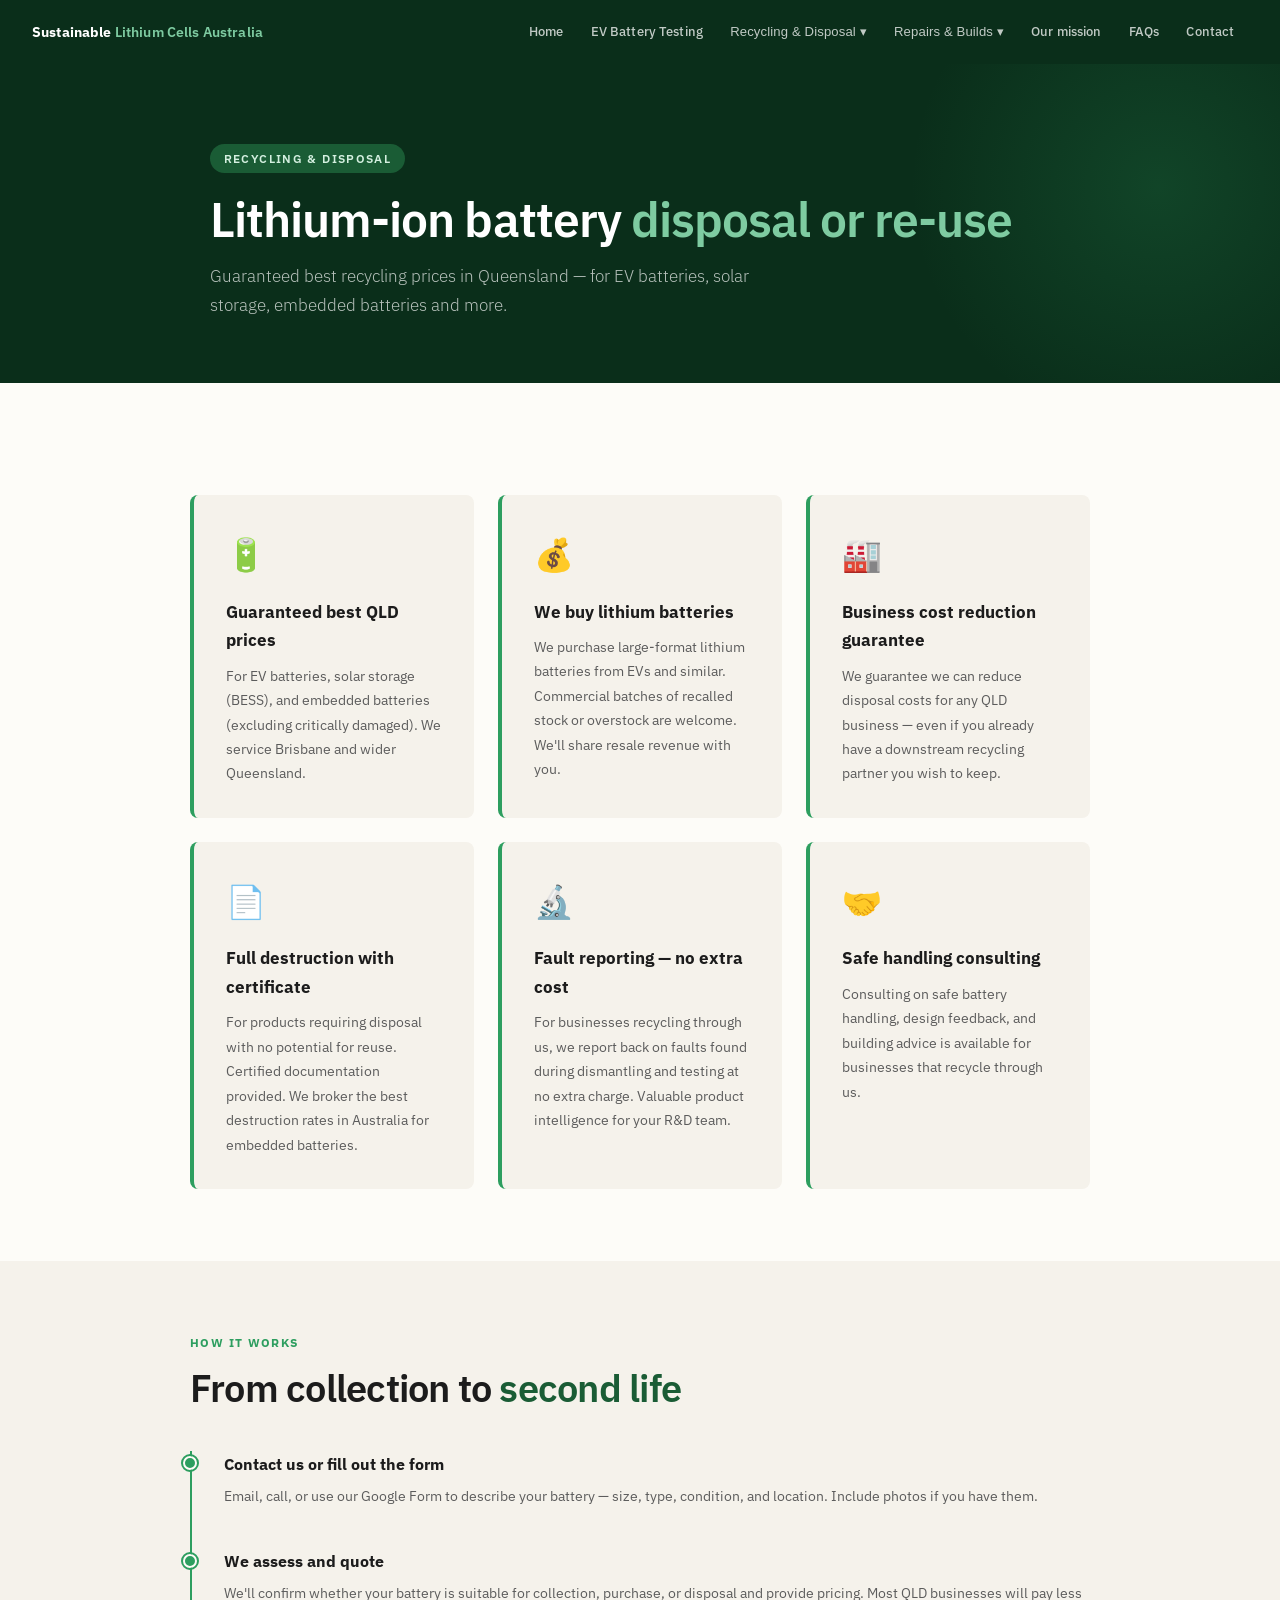
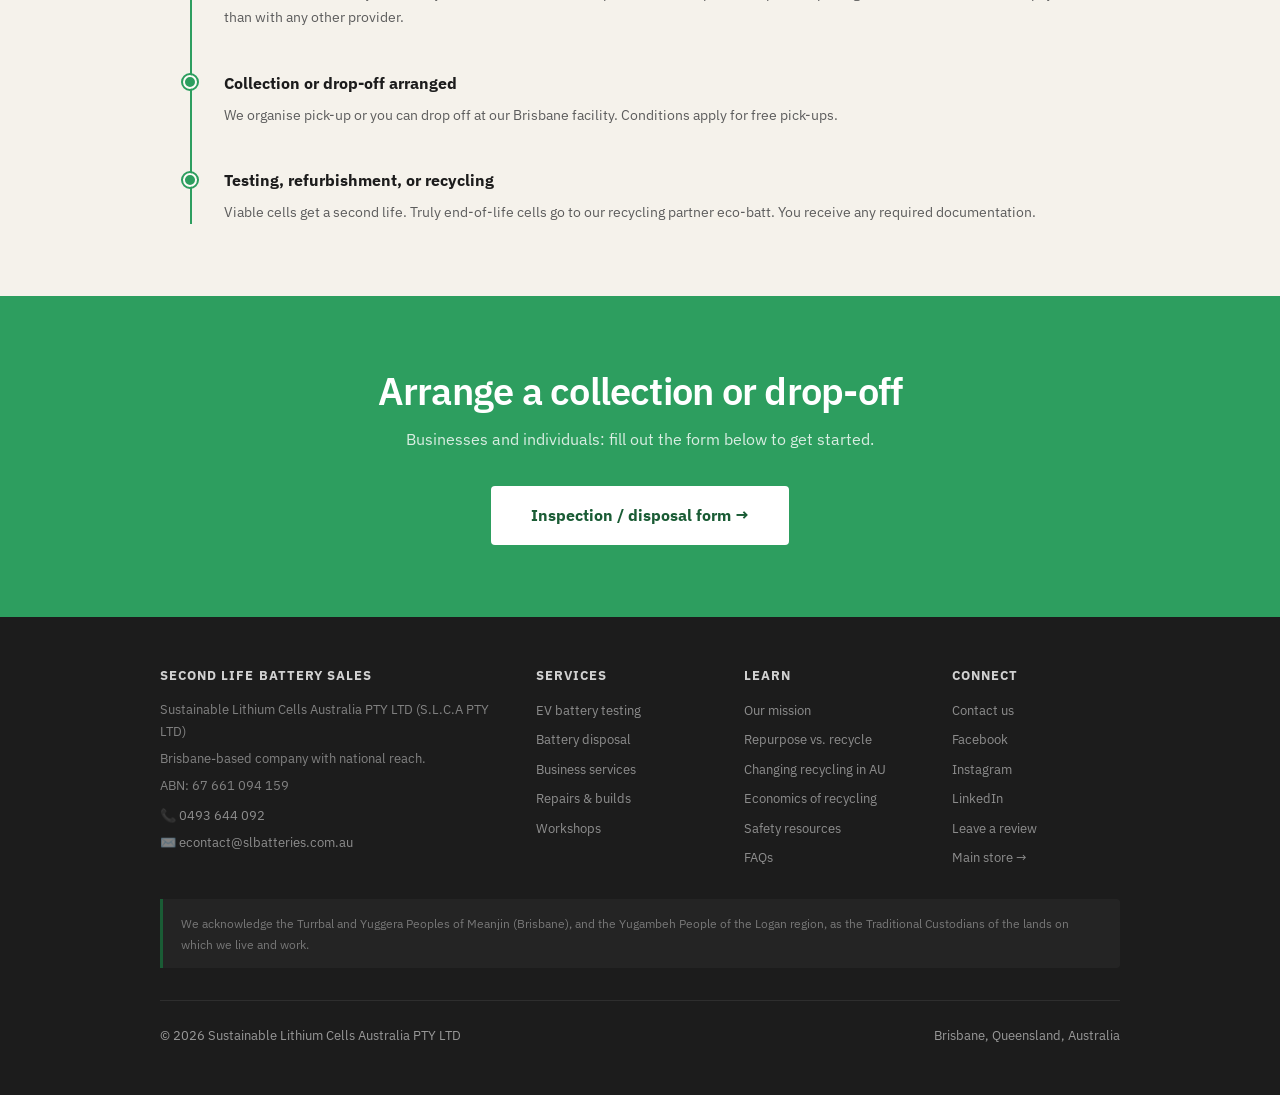
<file: disposal.html>
<!DOCTYPE html>
<html lang="en">
<head>
<meta charset="UTF-8">
<meta name="viewport" content="width=device-width, initial-scale=1.0">
<title>Battery Disposal & Re-Use — Sustainable Lithium Cells Australia</title>
<link rel="preconnect" href="https://fonts.googleapis.com">
<link href="https://fonts.googleapis.com/css2?family=IBM+Plex+Sans:wght;400;500;600;700&display=swap" rel="stylesheet">
<link rel="stylesheet" href="style.css">
</head>
<body>
<nav id="site-nav"></nav>

<div class="page-hero">
  <div class="page-hero-inner">
    <span class="eyebrow">Recycling &amp; disposal</span>
    <h1>Lithium-ion battery <em>disposal or re-use</em></h1>
    <p>Guaranteed best recycling prices in Queensland — for EV batteries, solar storage, embedded batteries and more.</p>
  </div>
</div>

<section>
  <div class="section-inner">
    <div class="card-grid">
      <div class="card">
        <span class="card-icon">🔋</span>
        <h3>Guaranteed best QLD prices</h3>
        <p>For EV batteries, solar storage (BESS), and embedded batteries (excluding critically damaged). We service Brisbane and wider Queensland.</p>
      </div>
      <div class="card">
        <span class="card-icon">💰</span>
        <h3>We buy lithium batteries</h3>
        <p>We purchase large-format lithium batteries from EVs and similar. Commercial batches of recalled stock or overstock are welcome. We'll share resale revenue with you.</p>
      </div>
      <div class="card">
        <span class="card-icon">🏭</span>
        <h3>Business cost reduction guarantee</h3>
        <p>We guarantee we can reduce disposal costs for any QLD business — even if you already have a downstream recycling partner you wish to keep.</p>
      </div>
      <div class="card">
        <span class="card-icon">📄</span>
        <h3>Full destruction with certificate</h3>
        <p>For products requiring disposal with no potential for reuse. Certified documentation provided. We broker the best destruction rates in Australia for embedded batteries.</p>
      </div>
      <div class="card">
        <span class="card-icon">🔬</span>
        <h3>Fault reporting — no extra cost</h3>
        <p>For businesses recycling through us, we report back on faults found during dismantling and testing at no extra charge. Valuable product intelligence for your R&amp;D team.</p>
      </div>
      <div class="card">
        <span class="card-icon">🤝</span>
        <h3>Safe handling consulting</h3>
        <p>Consulting on safe battery handling, design feedback, and building advice is available for businesses that recycle through us.</p>
      </div>
    </div>
  </div>
</section>

<section class="cream-section">
  <div class="section-inner">
    <span class="section-tag">How it works</span>
    <h2>From collection to <em>second life</em></h2>
    <div class="timeline">
      <div class="timeline-step on-white">
        <h4>Contact us or fill out the form</h4>
        <p>Email, call, or use our Google Form to describe your battery — size, type, condition, and location. Include photos if you have them.</p>
      </div>
      <div class="timeline-step on-white">
        <h4>We assess and quote</h4>
        <p>We'll confirm whether your battery is suitable for collection, purchase, or disposal and provide pricing. Most QLD businesses will pay less than with any other provider.</p>
      </div>
      <div class="timeline-step on-white">
        <h4>Collection or drop-off arranged</h4>
        <p>We organise pick-up or you can drop off at our Brisbane facility. Conditions apply for free pick-ups.</p>
      </div>
      <div class="timeline-step on-white">
        <h4>Testing, refurbishment, or recycling</h4>
        <p>Viable cells get a second life. Truly end-of-life cells go to our recycling partner eco-batt. You receive any required documentation.</p>
      </div>
    </div>
  </div>
</section>

<section class="cta-banner">
  <h2>Arrange a collection or drop-off</h2>
  <p>Businesses and individuals: fill out the form below to get started.</p>
  <a class="cta-btn" href="https://docs.google.com/forms/d/e/1FAIpQLSdWTLog8kTtQSKH1MrJSWtGsdhq-G-4cA0wVDmYWj1qzvMCKA/viewform" target="_blank">Inspection / disposal form →</a>
</section>

<footer id="site-footer"></footer>
<script src="shared.js"></script>
</body>
</html>
</file>
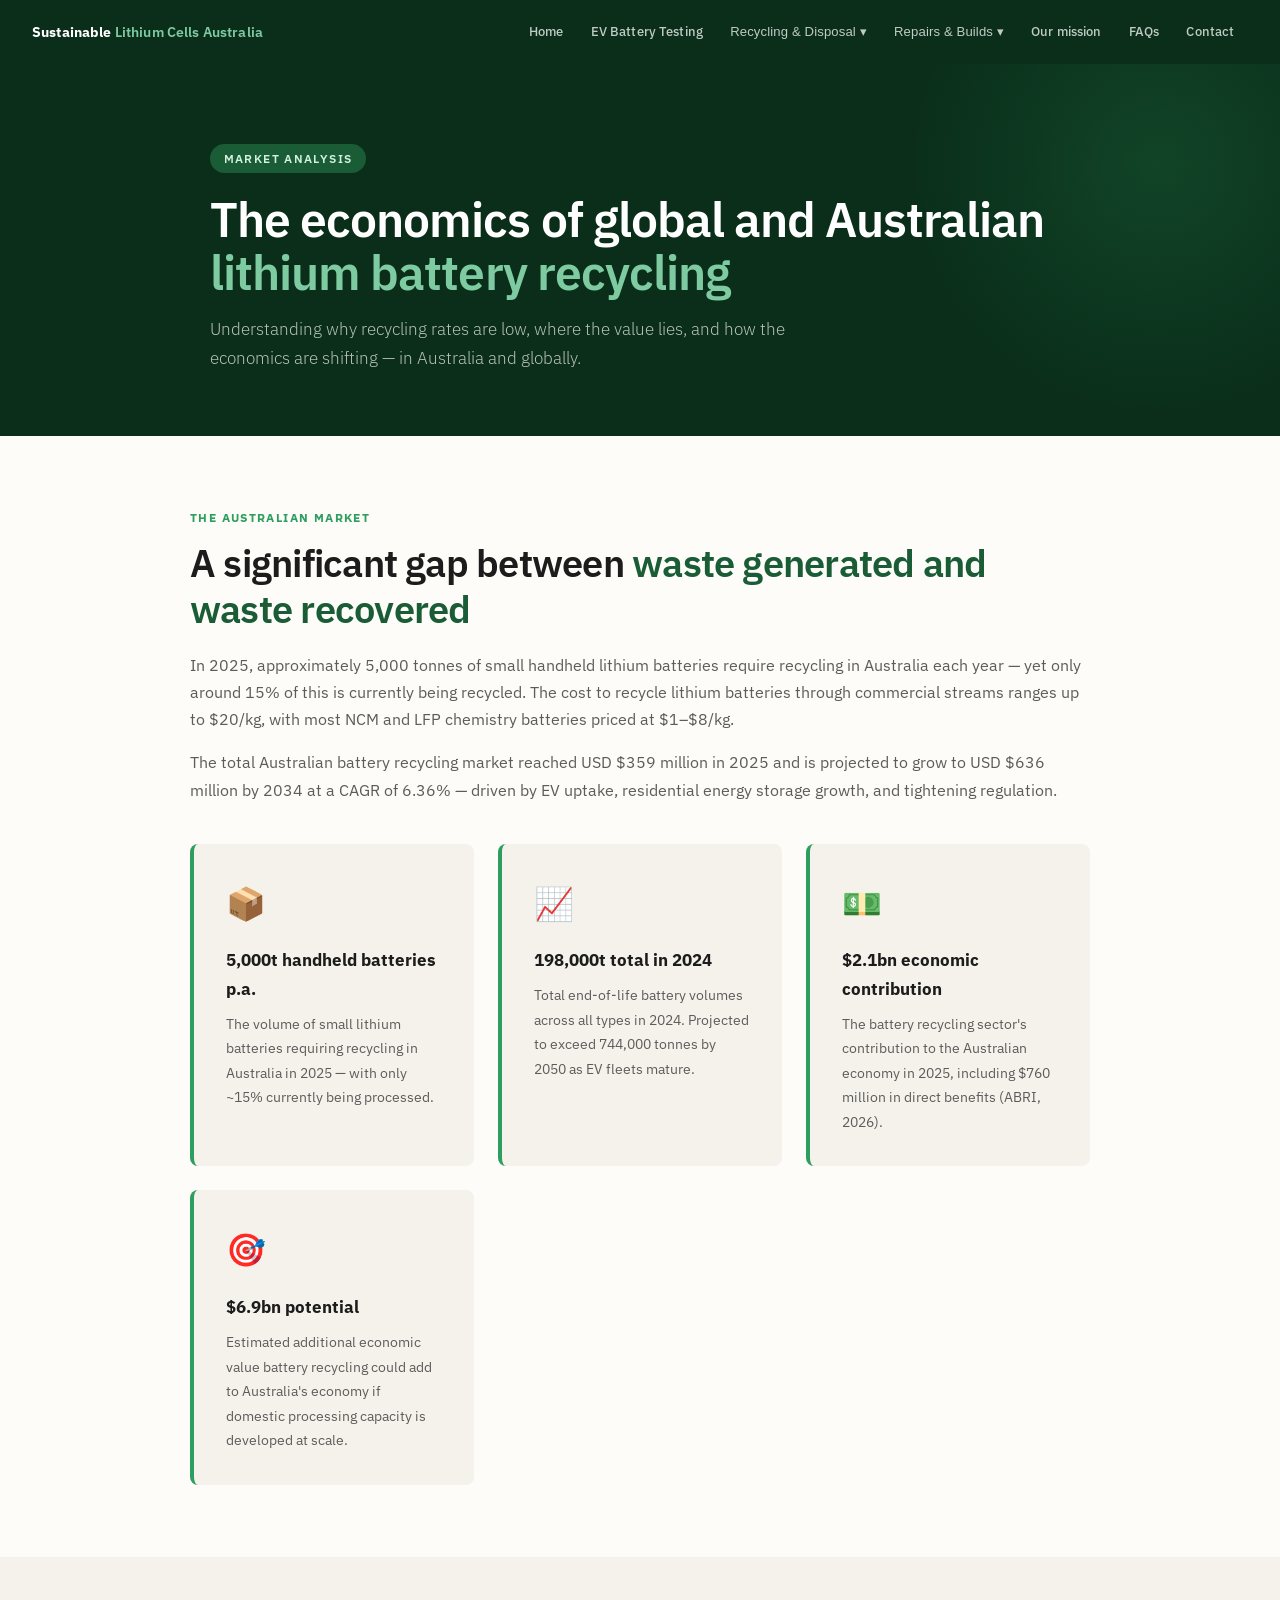
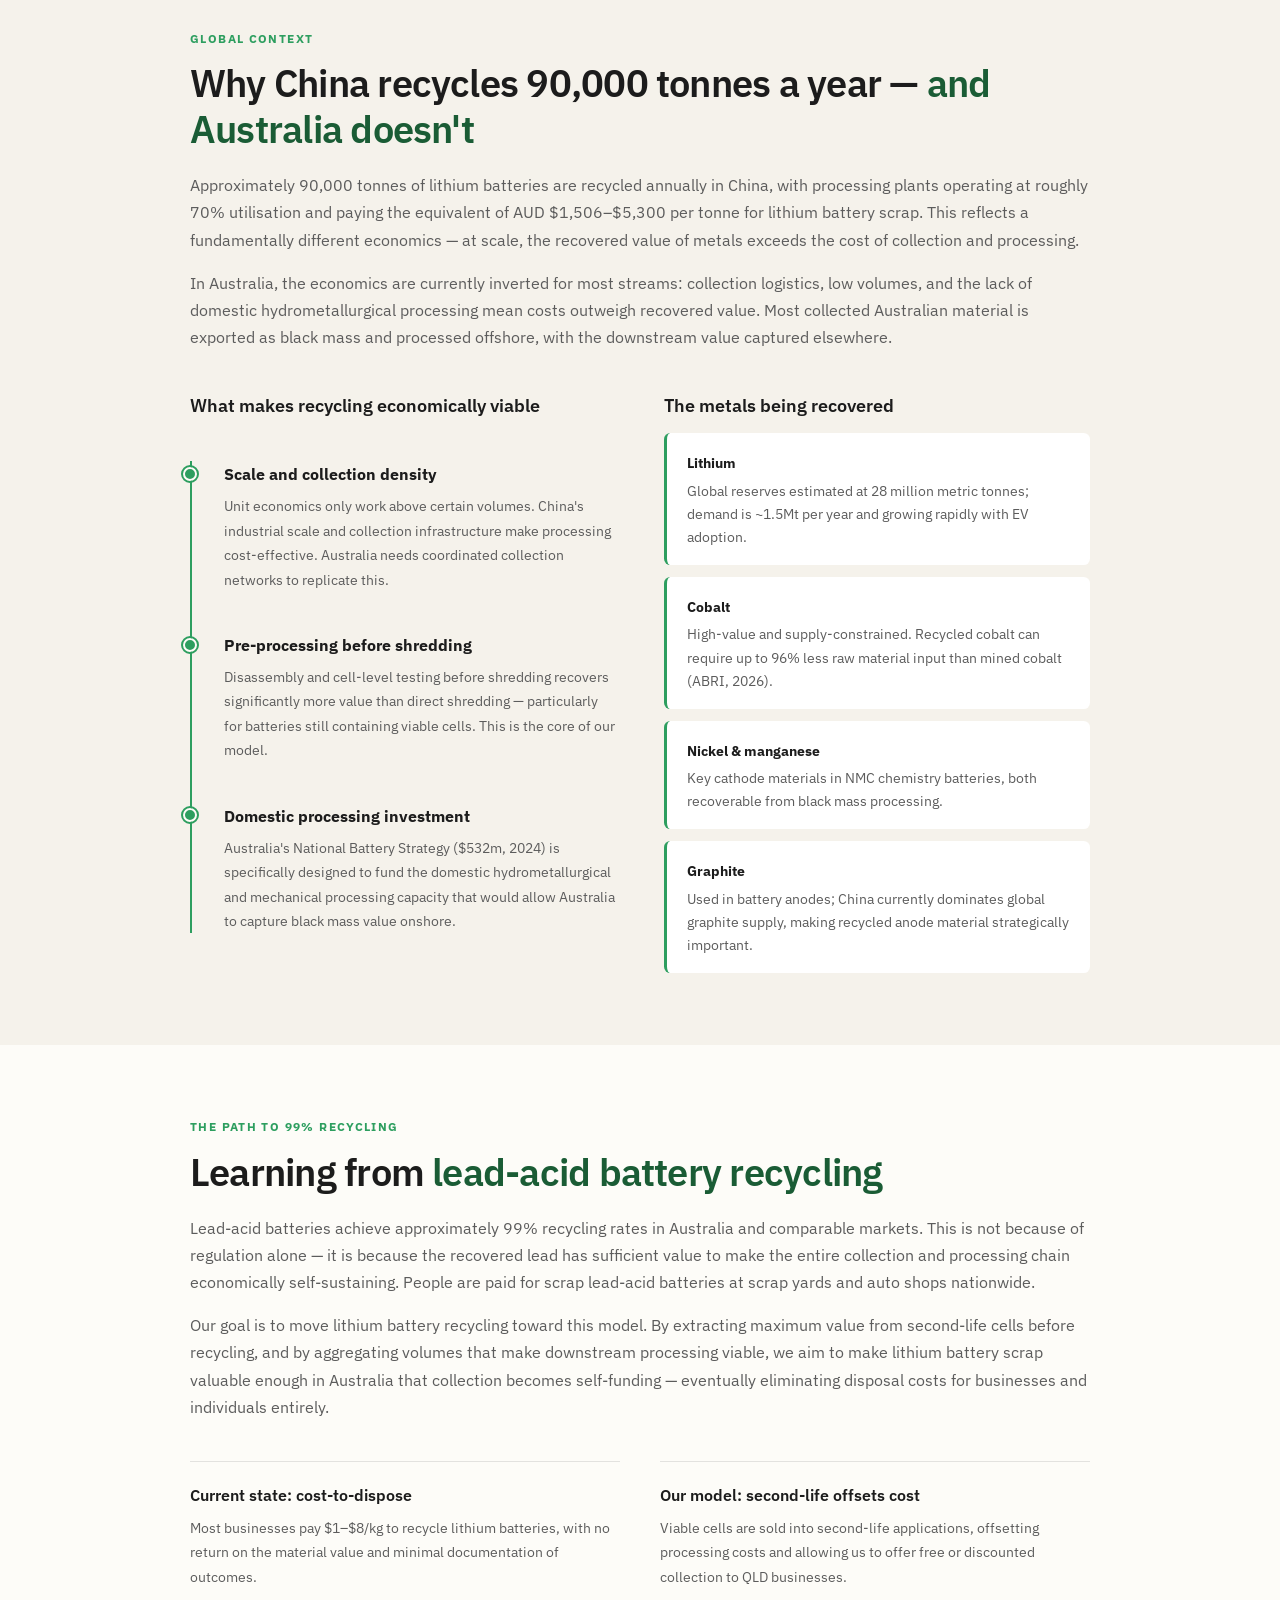
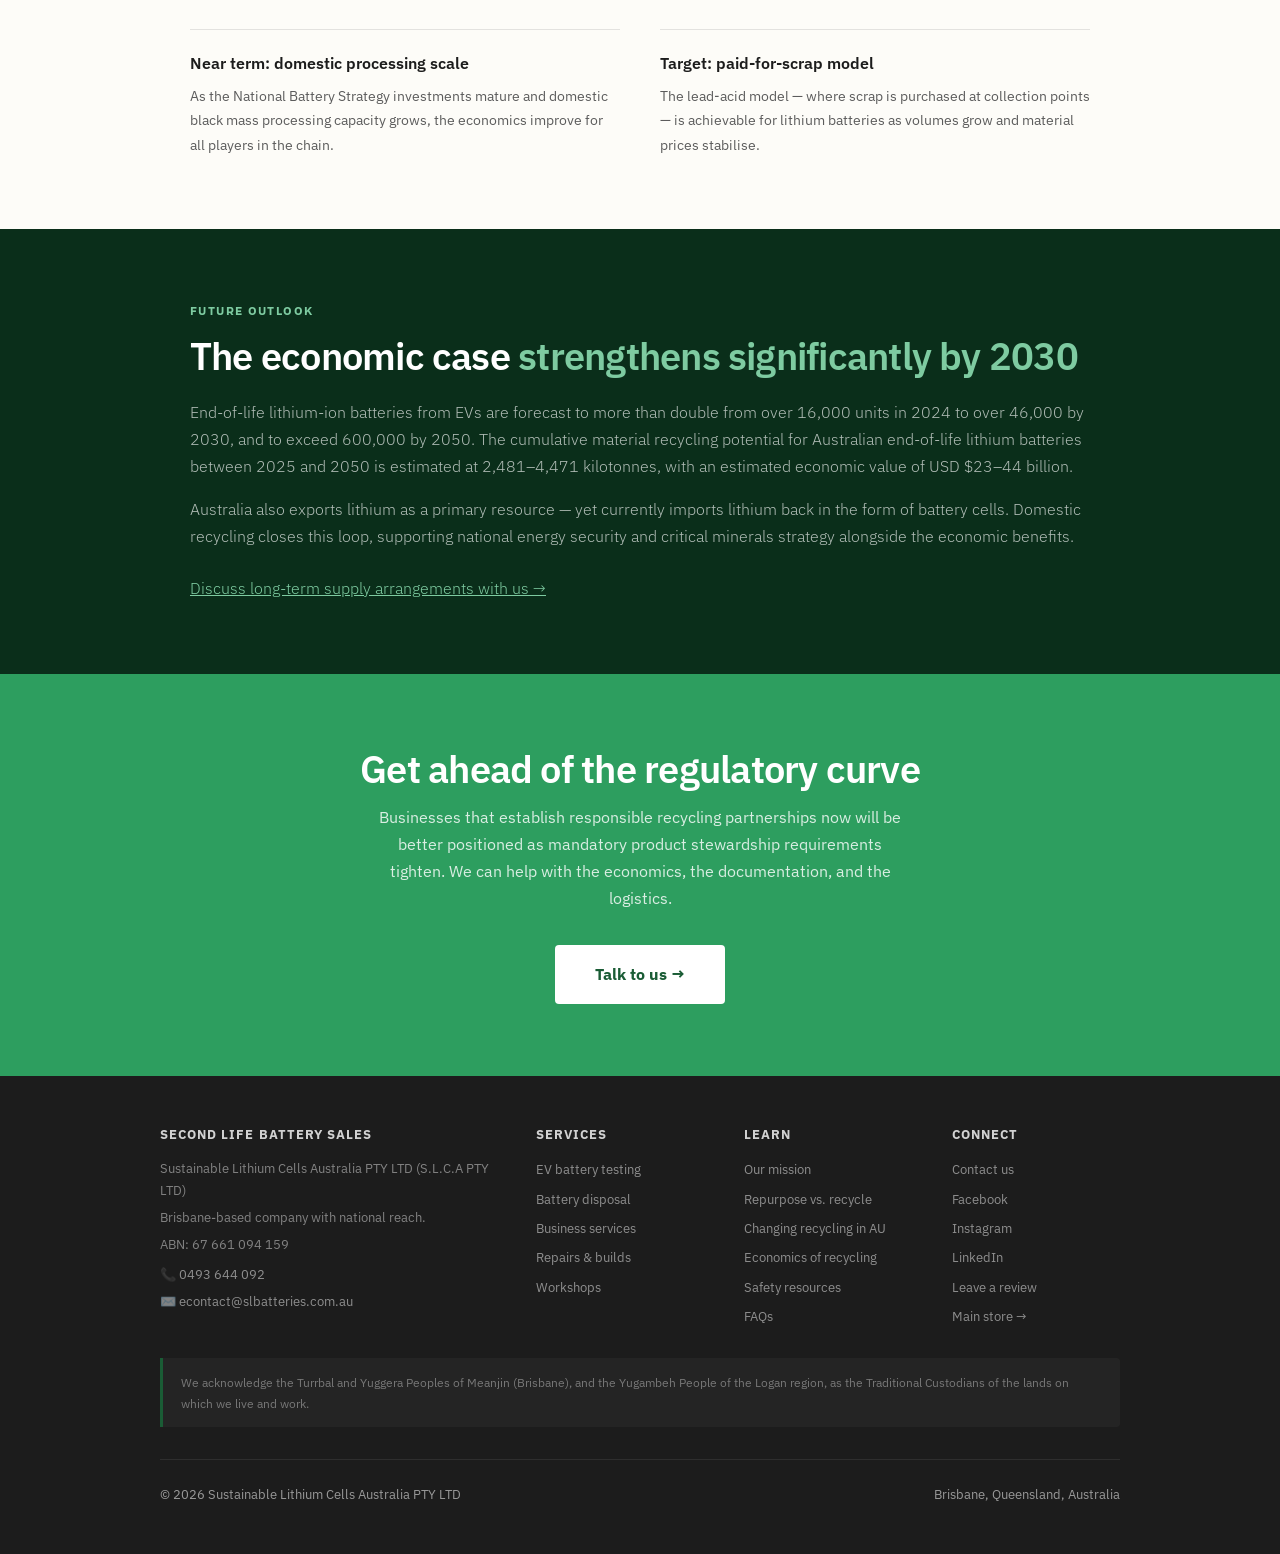
<file: economics.html>
<!DOCTYPE html>
<html lang="en">
<head>
<meta charset="UTF-8">
<meta name="viewport" content="width=device-width, initial-scale=1.0">
<title>Economics of Battery Recycling — Sustainable Lithium Cells Australia</title>
<link rel="preconnect" href="https://fonts.googleapis.com">
<link href="https://fonts.googleapis.com/css2?family=IBM+Plex+Sans:ital,wght@0,300;0,400;0,500;0,600;0,700;1,400&display=swap" rel="stylesheet">
<link rel="stylesheet" href="style.css">
</head>
<body>
<nav id="site-nav"></nav>

<div class="page-hero">
  <div class="page-hero-inner">
    <span class="eyebrow">Market analysis</span>
    <h1>The economics of global and Australian <em>lithium battery recycling</em></h1>
    <p>Understanding why recycling rates are low, where the value lies, and how the economics are shifting — in Australia and globally.</p>
  </div>
</div>

<section>
  <div class="section-inner">
    <span class="section-tag">The Australian market</span>
    <h2>A significant gap between <em>waste generated and waste recovered</em></h2>
    <p>In 2025, approximately 5,000 tonnes of small handheld lithium batteries require recycling in Australia each year — yet only around 15% of this is currently being recycled. The cost to recycle lithium batteries through commercial streams ranges up to $20/kg, with most NCM and LFP chemistry batteries priced at $1–$8/kg.</p>
    <p>The total Australian battery recycling market reached USD $359 million in 2025 and is projected to grow to USD $636 million by 2034 at a CAGR of 6.36% — driven by EV uptake, residential energy storage growth, and tightening regulation.</p>

    <div class="card-grid" style="margin-top:2.5rem">
      <div class="card">
        <span class="card-icon">📦</span>
        <h3>5,000t handheld batteries p.a.</h3>
        <p>The volume of small lithium batteries requiring recycling in Australia in 2025 — with only ~15% currently being processed.</p>
      </div>
      <div class="card">
        <span class="card-icon">📈</span>
        <h3>198,000t total in 2024</h3>
        <p>Total end-of-life battery volumes across all types in 2024. Projected to exceed 744,000 tonnes by 2050 as EV fleets mature.</p>
      </div>
      <div class="card">
        <span class="card-icon">💵</span>
        <h3>$2.1bn economic contribution</h3>
        <p>The battery recycling sector's contribution to the Australian economy in 2025, including $760 million in direct benefits (ABRI, 2026).</p>
      </div>
      <div class="card">
        <span class="card-icon">🎯</span>
        <h3>$6.9bn potential</h3>
        <p>Estimated additional economic value battery recycling could add to Australia's economy if domestic processing capacity is developed at scale.</p>
      </div>
    </div>
  </div>
</section>

<section class="cream-section">
  <div class="section-inner">
    <span class="section-tag">Global context</span>
    <h2>Why China recycles 90,000 tonnes a year — <em>and Australia doesn't</em></h2>
    <p>Approximately 90,000 tonnes of lithium batteries are recycled annually in China, with processing plants operating at roughly 70% utilisation and paying the equivalent of AUD $1,506–$5,300 per tonne for lithium battery scrap. This reflects a fundamentally different economics — at scale, the recovered value of metals exceeds the cost of collection and processing.</p>
    <p>In Australia, the economics are currently inverted for most streams: collection logistics, low volumes, and the lack of domestic hydrometallurgical processing mean costs outweigh recovered value. Most collected Australian material is exported as black mass and processed offshore, with the downstream value captured elsewhere.</p>

    <div class="two-col" style="margin-top:2.5rem">
      <div>
        <h3 style="font-family:var(--font-display);font-size:1.1rem;font-weight:600;margin-bottom:0.75rem;color:var(--charcoal)">What makes recycling economically viable</h3>
        <div class="timeline" style="border-left-color:var(--green-bright)">
          <div class="timeline-step on-white">
            <h4>Scale and collection density</h4>
            <p>Unit economics only work above certain volumes. China's industrial scale and collection infrastructure make processing cost-effective. Australia needs coordinated collection networks to replicate this.</p>
          </div>
          <div class="timeline-step on-white">
            <h4>Pre-processing before shredding</h4>
            <p>Disassembly and cell-level testing before shredding recovers significantly more value than direct shredding — particularly for batteries still containing viable cells. This is the core of our model.</p>
          </div>
          <div class="timeline-step on-white">
            <h4>Domestic processing investment</h4>
            <p>Australia's National Battery Strategy ($532m, 2024) is specifically designed to fund the domestic hydrometallurgical and mechanical processing capacity that would allow Australia to capture black mass value onshore.</p>
          </div>
        </div>
      </div>
      <div>
        <h3 style="font-family:var(--font-display);font-size:1.1rem;font-weight:600;margin-bottom:0.75rem;color:var(--charcoal)">The metals being recovered</h3>
        <div style="display:flex;flex-direction:column;gap:0.75rem;margin-top:0.25rem">
          <div style="background:white;border-radius:0.4rem;padding:1rem 1.25rem;border-left:3px solid var(--green-bright)">
            <strong style="color:var(--charcoal);font-size:0.9rem">Lithium</strong>
            <p style="font-size:0.85rem;margin:0.2rem 0 0">Global reserves estimated at 28 million metric tonnes; demand is ~1.5Mt per year and growing rapidly with EV adoption.</p>
          </div>
          <div style="background:white;border-radius:0.4rem;padding:1rem 1.25rem;border-left:3px solid var(--green-bright)">
            <strong style="color:var(--charcoal);font-size:0.9rem">Cobalt</strong>
            <p style="font-size:0.85rem;margin:0.2rem 0 0">High-value and supply-constrained. Recycled cobalt can require up to 96% less raw material input than mined cobalt (ABRI, 2026).</p>
          </div>
          <div style="background:white;border-radius:0.4rem;padding:1rem 1.25rem;border-left:3px solid var(--green-bright)">
            <strong style="color:var(--charcoal);font-size:0.9rem">Nickel &amp; manganese</strong>
            <p style="font-size:0.85rem;margin:0.2rem 0 0">Key cathode materials in NMC chemistry batteries, both recoverable from black mass processing.</p>
          </div>
          <div style="background:white;border-radius:0.4rem;padding:1rem 1.25rem;border-left:3px solid var(--green-bright)">
            <strong style="color:var(--charcoal);font-size:0.9rem">Graphite</strong>
            <p style="font-size:0.85rem;margin:0.2rem 0 0">Used in battery anodes; China currently dominates global graphite supply, making recycled anode material strategically important.</p>
          </div>
        </div>
      </div>
    </div>
  </div>
</section>

<section>
  <div class="section-inner">
    <span class="section-tag">The path to 99% recycling</span>
    <h2>Learning from <em>lead-acid battery recycling</em></h2>
    <p>Lead-acid batteries achieve approximately 99% recycling rates in Australia and comparable markets. This is not because of regulation alone — it is because the recovered lead has sufficient value to make the entire collection and processing chain economically self-sustaining. People are paid for scrap lead-acid batteries at scrap yards and auto shops nationwide.</p>
    <p>Our goal is to move lithium battery recycling toward this model. By extracting maximum value from second-life cells before recycling, and by aggregating volumes that make downstream processing viable, we aim to make lithium battery scrap valuable enough in Australia that collection becomes self-funding — eventually eliminating disposal costs for businesses and individuals entirely.</p>

    <div class="dark-grid" style="margin-top:2.5rem">
      <div style="border-top:1px solid rgba(0,0,0,0.1);padding-top:1.25rem">
        <h4 style="font-family:var(--font-display);font-weight:600;color:var(--charcoal);margin-bottom:0.4rem">Current state: cost-to-dispose</h4>
        <p style="font-size:0.9rem">Most businesses pay $1–$8/kg to recycle lithium batteries, with no return on the material value and minimal documentation of outcomes.</p>
      </div>
      <div style="border-top:1px solid rgba(0,0,0,0.1);padding-top:1.25rem">
        <h4 style="font-family:var(--font-display);font-weight:600;color:var(--charcoal);margin-bottom:0.4rem">Our model: second-life offsets cost</h4>
        <p style="font-size:0.9rem">Viable cells are sold into second-life applications, offsetting processing costs and allowing us to offer free or discounted collection to QLD businesses.</p>
      </div>
      <div style="border-top:1px solid rgba(0,0,0,0.1);padding-top:1.25rem">
        <h4 style="font-family:var(--font-display);font-weight:600;color:var(--charcoal);margin-bottom:0.4rem">Near term: domestic processing scale</h4>
        <p style="font-size:0.9rem">As the National Battery Strategy investments mature and domestic black mass processing capacity grows, the economics improve for all players in the chain.</p>
      </div>
      <div style="border-top:1px solid rgba(0,0,0,0.1);padding-top:1.25rem">
        <h4 style="font-family:var(--font-display);font-weight:600;color:var(--charcoal);margin-bottom:0.4rem">Target: paid-for-scrap model</h4>
        <p style="font-size:0.9rem">The lead-acid model — where scrap is purchased at collection points — is achievable for lithium batteries as volumes grow and material prices stabilise.</p>
      </div>
    </div>
  </div>
</section>

<section class="dark-section">
  <div class="section-inner">
    <span class="section-tag">Future outlook</span>
    <h2>The economic case <em>strengthens significantly by 2030</em></h2>
    <p>End-of-life lithium-ion batteries from EVs are forecast to more than double from over 16,000 units in 2024 to over 46,000 by 2030, and to exceed 600,000 by 2050. The cumulative material recycling potential for Australian end-of-life lithium batteries between 2025 and 2050 is estimated at 2,481–4,471 kilotonnes, with an estimated economic value of USD $23–44 billion.</p>
    <p style="margin-top:1rem">Australia also exports lithium as a primary resource — yet currently imports lithium back in the form of battery cells. Domestic recycling closes this loop, supporting national energy security and critical minerals strategy alongside the economic benefits.</p>
    <p style="margin-top:1.5rem"><a href="contact.html" style="color:var(--green-light)">Discuss long-term supply arrangements with us →</a></p>
  </div>
</section>

<section class="cta-banner">
  <h2>Get ahead of the regulatory curve</h2>
  <p>Businesses that establish responsible recycling partnerships now will be better positioned as mandatory product stewardship requirements tighten. We can help with the economics, the documentation, and the logistics.</p>
  <a class="cta-btn" href="contact.html">Talk to us →</a>
</section>

<footer id="site-footer"></footer>
<script src="shared.js"></script>
</body>
</html>
</file>
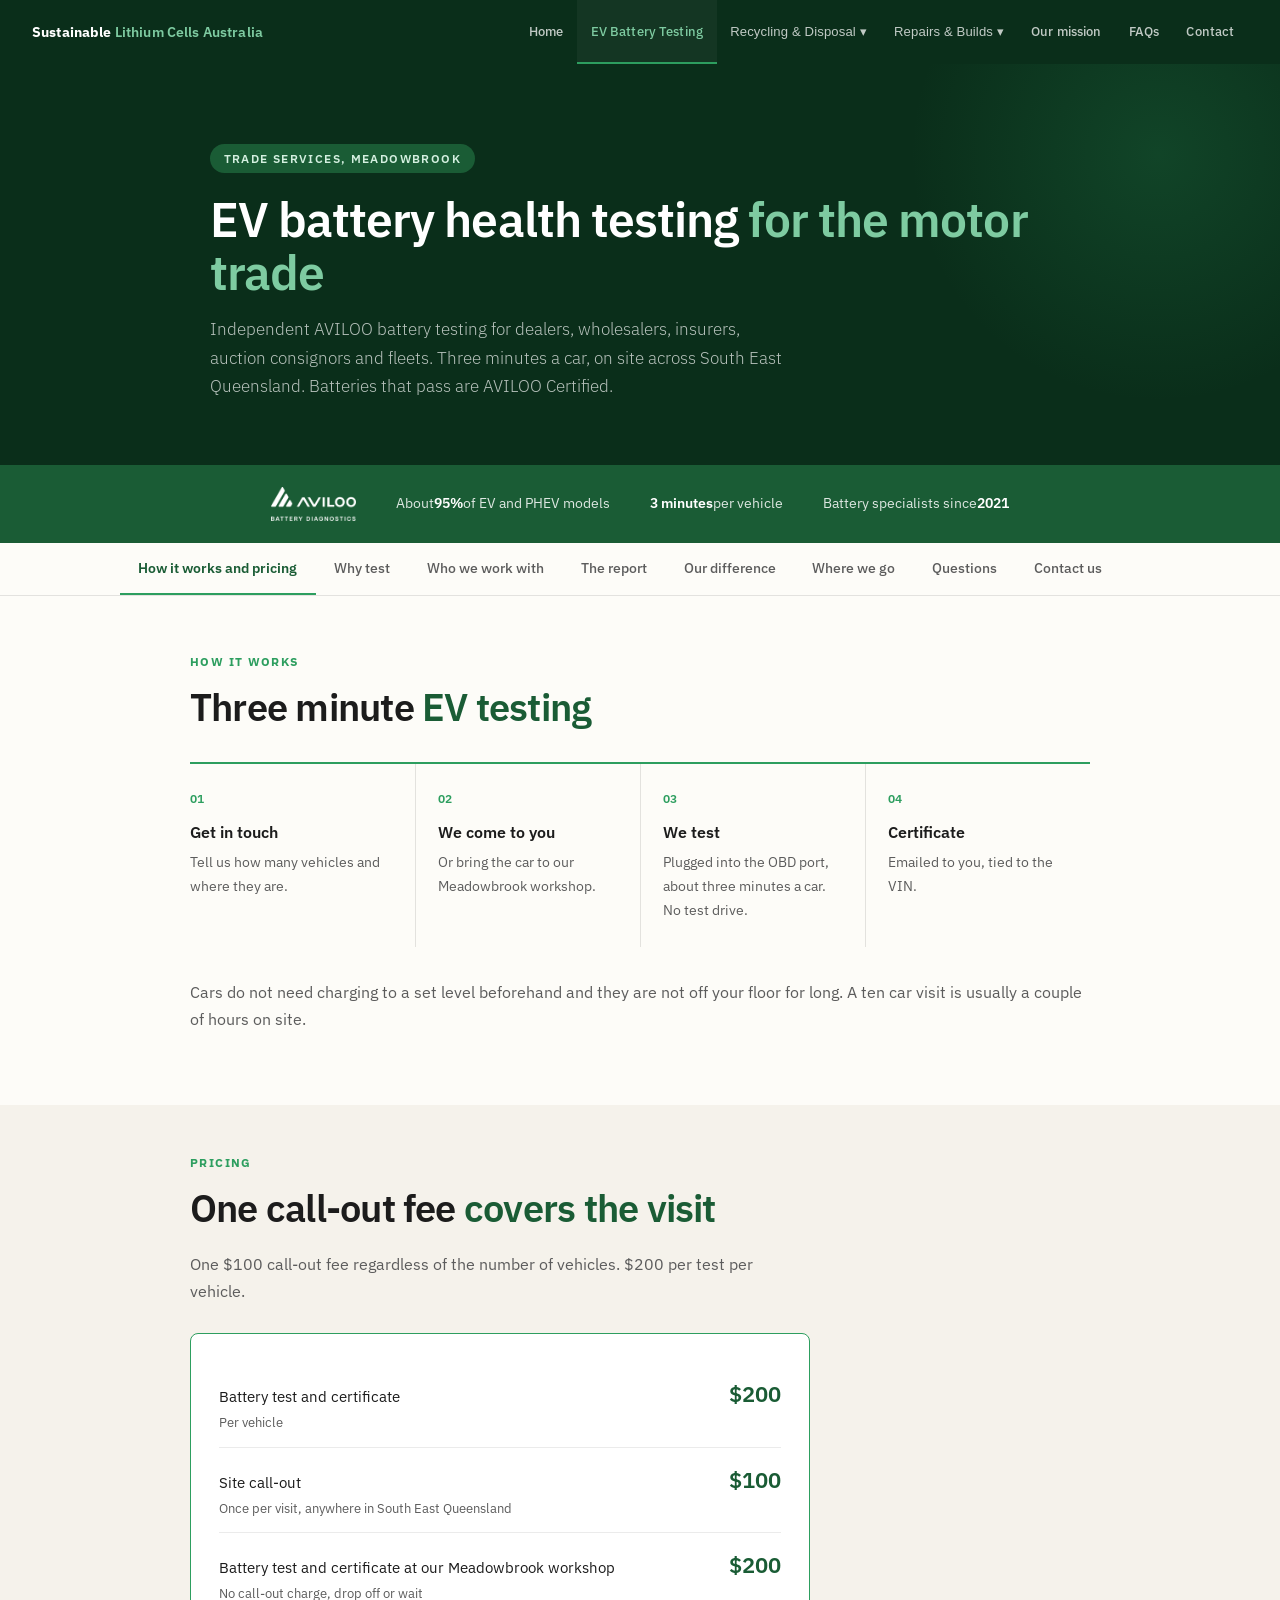
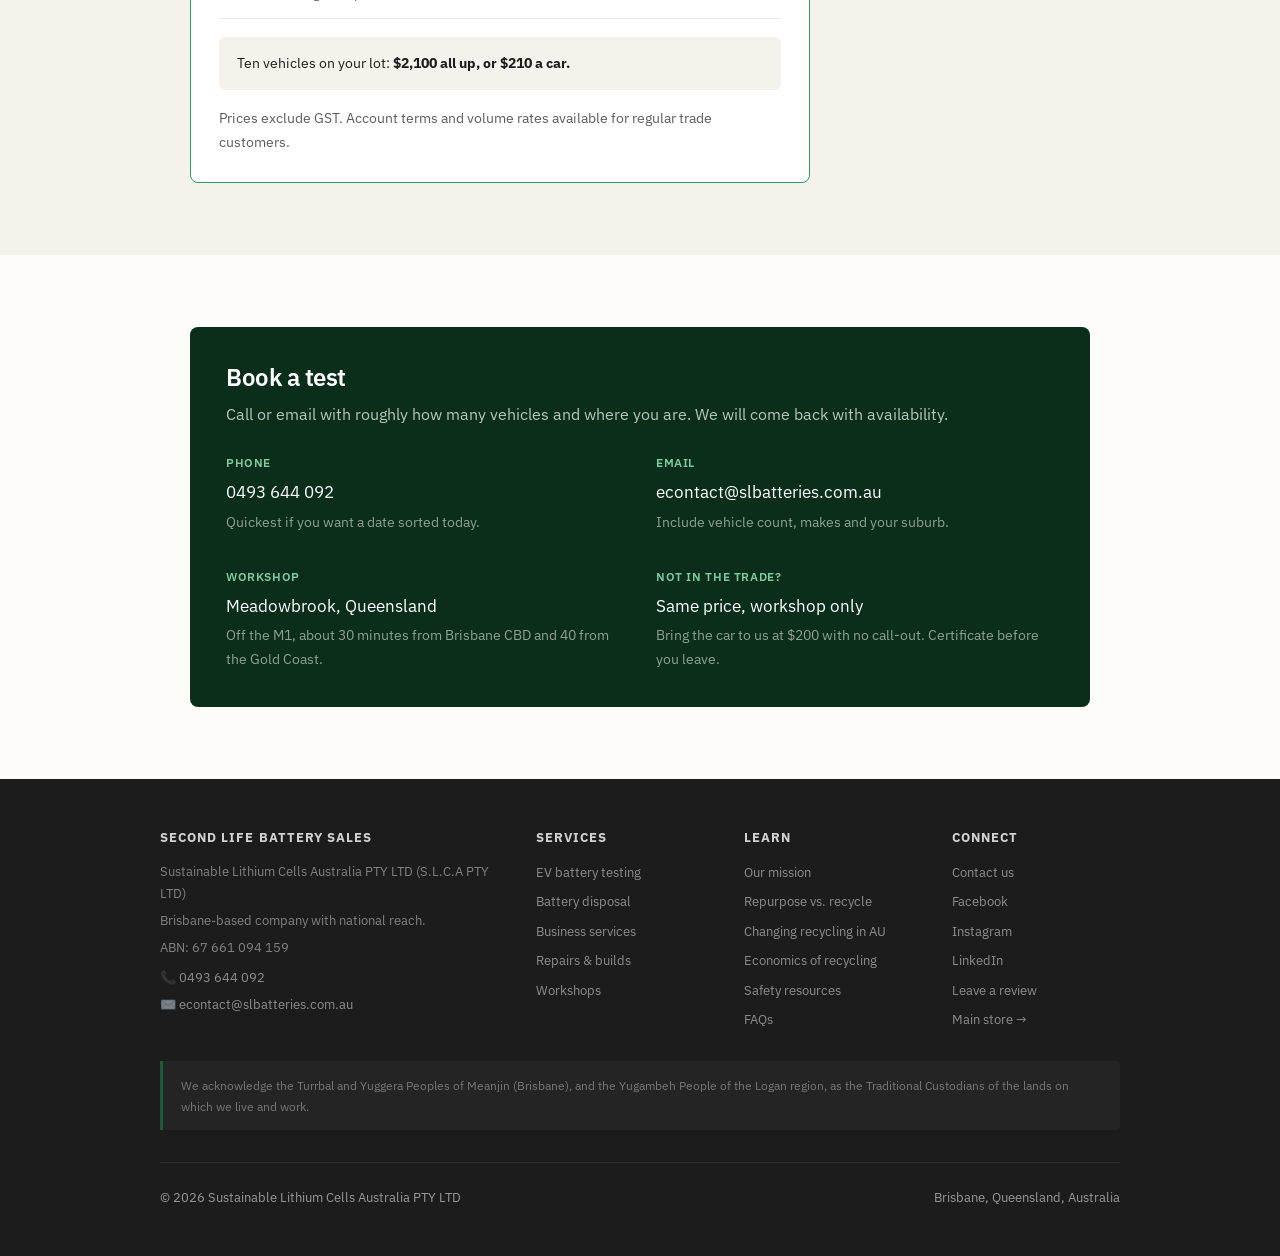
<file: ev-battery-testing.html>
<!DOCTYPE html>
<html lang="en">
<head>
<meta charset="UTF-8">
<meta name="viewport" content="width=device-width, initial-scale=1.0">
<title>EV Battery Health Testing for Dealers, Insurers and Fleets | AVILOO Battery Testing | South East Queensland</title>
<meta name="description" content="Independent AVILOO battery health testing for dealers, wholesalers, insurers, auction consignors and fleets. $200 per vehicle, on-site across South East Queensland. Based in Meadowbrook, Logan.">
<link rel="preconnect" href="https://fonts.googleapis.com">
<link href="https://fonts.googleapis.com/css2?family=IBM+Plex+Sans:ital,wght@0,300;0,400;0,500;0,600;0,700;1,400&display=swap" rel="stylesheet">
<link rel="stylesheet" href="style.css">

<style>
/* ── Proof bar ─────────────────────────────────────────────── */
.proof-bar {
  background: var(--green-mid); padding: 1.4rem 2rem;
  display: flex; justify-content: center; gap: 2.5rem; flex-wrap: wrap;
}
.proof-item { color: rgba(255,255,255,0.85); font-size: 0.88rem; display: flex; align-items: center; }
.proof-logo img { height: 34px; width: auto; display: block; }
@media (max-width: 560px) { .proof-logo img { height: 28px; } }
.proof-item strong { color: white; font-weight: 600; }

/* ── Tab bar ───────────────────────────────────────────────── */
.tab-bar {
  background: var(--warm-white);
  border-bottom: 1px solid rgba(0,0,0,0.1);
  position: sticky; top: 64px; z-index: 50;
}
.tab-scroll {
  max-width: 1040px; margin: 0 auto;
  display: flex; overflow-x: auto; scrollbar-width: none;
}
.tab-scroll::-webkit-scrollbar { display: none; }
.tab-btn {
  background: none; border: none; cursor: pointer;
  font-family: var(--font-body); font-size: 0.88rem; font-weight: 500;
  color: var(--mid-gray); padding: 1rem 1.15rem;
  white-space: nowrap; border-bottom: 2px solid transparent;
  transition: color 0.15s, border-color 0.15s;
}
.tab-btn:hover { color: var(--green-mid); }
.tab-btn[aria-selected="true"] {
  color: var(--green-mid); font-weight: 600;
  border-bottom-color: var(--green-bright);
}

/* ── Panels ────────────────────────────────────────────────── */
.panel { display: none; }
.panel.active { display: block; animation: fade 0.25s ease; }
@keyframes fade { from { opacity: 0; } to { opacity: 1; } }
@media (prefers-reduced-motion: reduce) { .panel.active { animation: none; } }
.panel > section:first-child { padding-top: 3.5rem; }

/* ── Steps, compact ────────────────────────────────────────── */
.steps {
  display: grid; grid-template-columns: repeat(auto-fit, minmax(190px, 1fr));
  gap: 0; margin-top: 2rem; border-top: 2px solid var(--green-bright);
}
.step { padding: 1.5rem 1.4rem 1.5rem 0; }
.step + .step { padding-left: 1.4rem; border-left: 1px solid rgba(0,0,0,0.1); }
.step-num {
  font-size: 0.78rem; font-weight: 600; color: var(--green-bright);
  font-variant-numeric: tabular-nums; display: block; margin-bottom: 0.6rem;
}
.step h3 { font-size: 0.98rem; font-weight: 600; color: var(--charcoal); margin-bottom: 0.35rem; }
.step p { font-size: 0.88rem; margin: 0; }
@media (max-width: 620px) {
  .step + .step { padding-left: 0; border-left: none; border-top: 1px solid rgba(0,0,0,0.1); }
}

/* ── Pricing ───────────────────────────────────────────────── */
.pricing {
  background: white; border: 1.5px solid var(--green-bright);
  border-radius: 0.5rem; padding: 1.75rem; max-width: 620px;
}
.price-row {
  display: flex; justify-content: space-between; align-items: baseline;
  padding: 0.8rem 0; border-bottom: 1px solid rgba(0,0,0,0.08);
}
.price-row:last-of-type { border-bottom: none; }
.price-row .label { font-size: 0.95rem; color: var(--charcoal); }
.price-row .label small { display: block; font-size: 0.8rem; color: var(--mid-gray); margin-top: 0.15rem; }
.price-row .amount {
  font-size: 1.4rem; font-weight: 600; color: var(--green-mid);
  font-variant-numeric: tabular-nums; white-space: nowrap; padding-left: 1rem;
}
.worked-example {
  background: var(--cream); border-radius: 0.35rem;
  padding: 0.9rem 1.15rem; margin-top: 1.1rem; font-size: 0.9rem;
}

/* ── Book box ──────────────────────────────────────────────── */
.book-box {
  background: var(--green-deep); border-radius: 0.5rem;
  padding: 2.25rem; color: white;
}
.book-box h2 { color: white; font-size: 1.5rem; margin-bottom: 0.6rem; }
.book-box > p { color: rgba(255,255,255,0.72); margin-bottom: 1.5rem; }
.book-grid { display: grid; grid-template-columns: 1fr 1fr; gap: 2rem; }
@media (max-width: 640px) { .book-grid { grid-template-columns: 1fr; gap: 1.5rem; } }
.book-item h4 {
  font-size: 0.78rem; font-weight: 600; letter-spacing: 0.05em;
  text-transform: uppercase; color: var(--green-light); margin-bottom: 0.3rem;
}
.book-item a, .book-item p {
  font-size: 1.05rem; color: white; text-decoration: none; margin: 0;
}
.book-item a:hover { color: var(--green-light); }
.book-item small { display: block; font-size: 0.85rem; color: rgba(255,255,255,0.55); margin-top: 0.25rem; }

/* ── Split ─────────────────────────────────────────────────── */
.split {
  display: grid; grid-template-columns: 1fr 1fr;
  gap: 3rem; align-items: center; max-width: 1040px; margin: 0 auto;
}
.split > * { min-width: 0; }
.split-media img { width: 100%; height: auto; border-radius: 0.4rem; display: block; }
@media (max-width: 800px) { .split { grid-template-columns: 1fr; gap: 2rem; } }

/* ── Segment cards ─────────────────────────────────────────── */
.segment-card {
  background: var(--cream); border-radius: 0.5rem; padding: 1.6rem;
  border-left: 4px solid var(--green-bright);
}
.segment-card h3 { font-size: 1.02rem; font-weight: 600; color: var(--charcoal); margin-bottom: 0.4rem; }
.segment-card p { font-size: 0.89rem; margin: 0; }

/* ── Certificate figure ────────────────────────────────────── */
.cert-split {
  display: grid; grid-template-columns: 0.85fr 1fr;
  gap: 2.5rem; align-items: start; margin-top: 2rem;
}
@media (max-width: 820px) { .cert-split { grid-template-columns: 1fr; gap: 1.75rem; } }
.cert-figure img {
  width: 100%; height: auto; display: block;
  border: 1px solid rgba(0,0,0,0.12); border-radius: 0.3rem;
  box-shadow: 0 2px 12px rgba(0,0,0,0.07);
}
.cert-caption {
  display: block; font-size: 0.78rem; color: var(--mid-gray);
  margin-top: 0.6rem; text-align: center;
}

/* ── Outcome row ───────────────────────────────────────────── */
.outcome-row {
  display: grid; grid-template-columns: repeat(auto-fit, minmax(150px, 1fr));
  gap: 1.25rem; margin-top: 2rem;
}
.outcome { margin: 0; }
.outcome img {
  width: 100%; height: auto; display: block;
  border: 1px solid rgba(0,0,0,0.12); border-radius: 0.25rem;
}
.outcome figcaption {
  font-size: 0.8rem; color: var(--mid-gray); margin-top: 0.6rem; line-height: 1.45;
}
.outcome figcaption strong {
  display: block; color: var(--charcoal); font-weight: 600;
  font-size: 0.88rem; margin-bottom: 0.15rem;
}

/* ── Report list ───────────────────────────────────────────── */
.cert-list { display: flex; flex-direction: column; gap: 0.7rem; margin-top: 1.5rem; }
.cert-split .cert-list { margin-top: 0; }
.cert-item {
  background: var(--cream); border-radius: 0.4rem; padding: 0.95rem 1.2rem;
  border-left: 3px solid var(--green-bright);
}
.cert-item h4 { font-size: 0.92rem; font-weight: 600; color: var(--charcoal); margin-bottom: 0.15rem; }
.cert-item p { font-size: 0.86rem; color: var(--mid-gray); margin: 0; }

/* ── Area ──────────────────────────────────────────────────── */
.area-list { display: flex; flex-wrap: wrap; gap: 0.5rem; margin-top: 1.5rem; }
.area-list span {
  background: rgba(255,255,255,0.08); color: rgba(255,255,255,0.8);
  padding: 0.35rem 0.85rem; border-radius: 2rem; font-size: 0.85rem;
}

/* ── Contact ───────────────────────────────────────────────── */
.contact-cols { display: grid; grid-template-columns: 1fr 1fr; gap: 3rem; margin-top: 2rem; }
@media (max-width: 700px) { .contact-cols { grid-template-columns: 1fr; gap: 2rem; } }
.contact-item { margin-bottom: 1.5rem; }
.contact-item h4 {
  font-size: 0.8rem; font-weight: 600; letter-spacing: 0.05em;
  text-transform: uppercase; color: var(--green-mid); margin-bottom: 0.3rem;
}
.contact-item p, .contact-item a { font-size: 1rem; color: var(--charcoal); text-decoration: none; }
.contact-item a:hover { color: var(--green-mid); text-decoration: underline; }
.contact-item small { display: block; font-size: 0.85rem; color: var(--mid-gray); margin-top: 0.2rem; }
.contact-panel {
  background: var(--cream); border-radius: 0.5rem; padding: 1.75rem;
  border-left: 4px solid var(--green-mid);
}
.contact-panel h3 { font-size: 1.02rem; font-weight: 600; color: var(--charcoal); margin-bottom: 0.6rem; }
.contact-panel ul { padding-left: 1.1rem; margin: 0.6rem 0 0; }
.contact-panel li { font-size: 0.89rem; color: var(--mid-gray); margin-bottom: 0.35rem; }
</style>
</head>
<body>
<nav id="site-nav"></nav>

<!-- ══ HERO ═══════════════════════════════════════════════ -->
<div class="page-hero">
  <div class="page-hero-inner">
    <span class="eyebrow">Trade services, Meadowbrook</span>
    <h1>EV battery health testing <em>for the motor trade</em></h1>
    <p>Independent AVILOO battery testing for dealers, wholesalers, insurers, auction consignors and fleets. Three minutes a car, on site across South East Queensland. Batteries that pass are AVILOO Certified.</p>
  </div>
</div>

<!-- ══ PROOF BAR ══════════════════════════════════════════ -->
<div class="proof-bar">
  <div class="proof-item proof-logo">
    <img src="images/aviloo-white.png" alt="AVILOO Battery Diagnostics">
  </div>
  <div class="proof-item">About <strong>95%</strong> of EV and PHEV models</div>
  <div class="proof-item"><strong>3 minutes</strong> per vehicle</div>
  <div class="proof-item">Battery specialists since <strong>2021</strong></div>
</div>

<!-- ══ TABS ═══════════════════════════════════════════════ -->
<div class="tab-bar">
  <div class="tab-scroll" role="tablist">
    <button class="tab-btn" role="tab" aria-selected="true"  data-tab="how">How it works and pricing</button>
    <button class="tab-btn" role="tab" aria-selected="false" data-tab="why">Why test</button>
    <button class="tab-btn" role="tab" aria-selected="false" data-tab="who">Who we work with</button>
    <button class="tab-btn" role="tab" aria-selected="false" data-tab="report">The report</button>
    <button class="tab-btn" role="tab" aria-selected="false" data-tab="difference">Our difference</button>
    <button class="tab-btn" role="tab" aria-selected="false" data-tab="area">Where we go</button>
    <button class="tab-btn" role="tab" aria-selected="false" data-tab="questions">Questions</button>
    <button class="tab-btn" role="tab" aria-selected="false" data-tab="contact">Contact us</button>
  </div>
</div>

<!-- ══ 1. HOW IT WORKS AND PRICING ════════════════════════ -->
<div class="panel active" id="panel-how" role="tabpanel">
  <section>
    <div class="section-inner">
      <span class="section-tag">How it works</span>
      <h2>Three minute <em>EV testing</em></h2>

      <div class="steps">
        <div class="step">
          <span class="step-num">01</span>
          <h3>Get in touch</h3>
          <p>Tell us how many vehicles and where they are.</p>
        </div>
        <div class="step">
          <span class="step-num">02</span>
          <h3>We come to you</h3>
          <p>Or bring the car to our Meadowbrook workshop.</p>
        </div>
        <div class="step">
          <span class="step-num">03</span>
          <h3>We test</h3>
          <p>Plugged into the OBD port, about three minutes a car. No test drive.</p>
        </div>
        <div class="step">
          <span class="step-num">04</span>
          <h3>Certificate</h3>
          <p>Emailed to you, tied to the VIN.</p>
        </div>
      </div>

      <p style="margin-top:2rem">Cars do not need charging to a set level beforehand and they are not off your floor for long. A ten car visit is usually a couple of hours on site.</p>
    </div>
  </section>

  <section class="cream-section" style="padding-top:3rem">
    <div class="section-inner">
      <span class="section-tag">Pricing</span>
      <h2>One call-out fee <em>covers the visit</em></h2>
      <p style="max-width:580px">One $100 call-out fee regardless of the number of vehicles. $200 per test per vehicle.</p>

      <div class="pricing" style="margin-top:1.75rem">
        <div class="price-row">
          <span class="label">Battery test and certificate<small>Per vehicle</small></span>
          <span class="amount">$200</span>
        </div>
        <div class="price-row">
          <span class="label">Site call-out<small>Once per visit, anywhere in South East Queensland</small></span>
          <span class="amount">$100</span>
        </div>
        <div class="price-row">
          <span class="label">Battery test and certificate at our Meadowbrook workshop<small>No call-out charge, drop off or wait</small></span>
          <span class="amount">$200</span>
        </div>

        <div class="worked-example">
          Ten vehicles on your lot: <strong>$2,100 all up, or $210 a car.</strong>
        </div>

        <p style="font-size:0.85rem;margin-top:1.1rem;color:var(--mid-gray)">
          Prices exclude GST. Account terms and volume rates available for regular trade customers.
        </p>
      </div>
    </div>
  </section>

  <section>
    <div class="section-inner">
      <div class="book-box">
        <h2>Book a test</h2>
        <p>Call or email with roughly how many vehicles and where you are. We will come back with availability.</p>
        <div class="book-grid">
          <div class="book-item">
            <h4>Phone</h4>
            <a href="tel:0493644092">0493 644 092</a>
            <small>Quickest if you want a date sorted today.</small>
          </div>
          <div class="book-item">
            <h4>Email</h4>
            <a href="mailto:econtact@slbatteries.com.au">econtact@slbatteries.com.au</a>
            <small>Include vehicle count, makes and your suburb.</small>
          </div>
          <div class="book-item">
            <h4>Workshop</h4>
            <p>Meadowbrook, Queensland</p>
            <small>Off the M1, about 30 minutes from Brisbane CBD and 40 from the Gold Coast.</small>
          </div>
          <div class="book-item">
            <h4>Not in the trade?</h4>
            <p>Same price, workshop only</p>
            <small>Bring the car to us at $200 with no call-out. Certificate before you leave.</small>
          </div>
        </div>
      </div>
    </div>
  </section>
</div>

<!-- ══ 2. WHY TEST ════════════════════════════════════════ -->
<div class="panel" id="panel-why" role="tabpanel">
  <section>
    <div class="section-inner">
      <span class="section-tag">Why test</span>
      <h2>Two identical cars can have <em>very different batteries</em></h2>
      <p>AVILOO analysed more than 500,000 test results across 20 models and found state of health varied by up to 13.5 percentage points between the best and weakest examples of the same model.</p>
      <p>Every manufacturer calculates state of health differently. An AVILOO test certificate will allow peace of mind for buyers and sellers and ensure everyone receives the best value for money.</p>

      <div class="card-grid" style="margin-top:2.5rem">
        <div class="card">
          <h3>Know what you are buying</h3>
          <p>Test at intake, before you bid, or when valuing a trade-in.</p>
        </div>
        <div class="card">
          <h3>Stop discounting to cover yourself</h3>
          <p>A buyer who cannot verify the battery assumes the worst. Evidence protects value you have already paid for.</p>
        </div>
        <div class="card">
          <h3>Move stock sooner</h3>
          <p>Auction businesses overseas report shorter days to sell on certified stock.</p>
        </div>
        <div class="card">
          <h3>Something on file afterwards</h3>
          <p>A dated report tied to the VIN records what the battery was doing when you sold the car.</p>
        </div>
      </div>
    </div>
  </section>
</div>

<!-- ══ 3. WHO WE WORK WITH ════════════════════════════════ -->
<div class="panel" id="panel-who" role="tabpanel">
  <section>
    <div class="section-inner">
      <span class="section-tag">Who we work with</span>
      <h2>Dealers, insurers, <em>auctions and fleets</em></h2>

      <div class="card-grid" style="margin-top:2.25rem">
        <div class="segment-card">
          <h3>Dealers and used car yards</h3>
          <p>At stock intake, on trade-in appraisal, or before you list. Batch testing on your lot, a certificate you can attach to listings, and monthly invoicing rather than paying job by job.</p>
        </div>
        <div class="segment-card">
          <h3>Insurers, assessors and salvage</h3>
          <p>Where the repair or write-off call depends on pack condition. We test damaged, hail, flood and collision affected cars.</p>
        </div>
        <div class="segment-card">
          <h3>Auction consignors and wholesalers</h3>
          <p>Certify before consignment so your listing carries evidence, or verify a car you bought unseen. Turnaround worked around your sale deadlines, with bulk rates on volume.</p>
        </div>
        <div class="segment-card">
          <h3>Fleets and leasing</h3>
          <p>De-fleet and end of lease reports to support residual value at disposal. Two cars with the same odometer reading can be in very different shape. We can do a whole fleet in one visit.</p>
        </div>
      </div>
    </div>
  </section>
</div>

<!-- ══ 4. THE REPORT ══════════════════════════════════════ -->
<div class="panel" id="panel-report" role="tabpanel">
  <section>
    <div class="section-inner">
      <span class="section-tag">The report</span>
      <h2>What comes back on <em>the certificate</em></h2>
      <p style="max-width:580px">The AVILOO figure is worked out independently of the car's own battery management system, so it compares across brands in a way the dashboard reading does not.</p>

      <div class="cert-split">
        <div class="cert-figure">
          <img src="images/cert-sample.png" alt="AVILOO independent battery certificate for a BMW iX showing 97.6 per cent state of health">
          <span class="cert-caption">Page one of a real certificate. Vehicle and customer details redacted.</span>
        </div>
        <div class="cert-list">
          <div class="cert-item">
            <h4>Independent state of health (SOH)</h4>
            <p>The headline figure, calculated by AVILOO from the raw battery data rather than taken from the car.</p>
          </div>
          <div class="cert-item">
            <h4>Energy and range, now against new</h4>
            <p>Usable kWh and WLTP range as the car stands, next to the same figures when it left the factory.</p>
          </div>
          <div class="cert-item">
            <h4>Benchmark against comparable cars</h4>
            <p>Where this battery sits on the curve for that model, from below average to above average.</p>
          </div>
          <div class="cert-item">
            <h4>Five system checks</h4>
            <p>Battery management system, sensor, measurements, cell voltages and vehicle communication, each passed or flagged.</p>
          </div>
          <div class="cert-item">
            <h4>Cell voltage diagram</h4>
            <p>On page two, every cell in the pack with its voltage, so an imbalance is visible rather than inferred.</p>
          </div>
        </div>
      </div>
    </div>
  </section>

  <section class="cream-section">
    <div class="section-inner">
      <h2 style="font-size:1.4rem">The five outcomes</h2>
      <p style="max-width:620px">Examples of test results.</p>

      <div class="outcome-row">
        <figure class="outcome">
          <img src="images/cert-excellent.png" alt="Certificate showing excellent health at 97.6 per cent">
          <figcaption><strong>Excellent health</strong>No abnormalities. AVILOO Certified.</figcaption>
        </figure>
        <figure class="outcome">
          <img src="images/cert-good.png" alt="Certificate showing a healthy battery at 94.9 per cent">
          <figcaption><strong>Good health</strong>No abnormalities. AVILOO Certified.</figcaption>
        </figure>
        <figure class="outcome">
          <img src="images/cert-ok.png" alt="Certificate showing an acceptable battery at 91.6 per cent">
          <figcaption><strong>Acceptable</strong>Lower state of health, still no faults found.</figcaption>
        </figure>
        <figure class="outcome">
          <img src="images/cert-warning.png" alt="Certificate showing a warning with sensor and measurement issues flagged">
          <figcaption><strong>Warning</strong>Anomalies needing monitoring or inspection. Not certified.</figcaption>
        </figure>
        <figure class="outcome">
          <img src="images/cert-safety-issue.png" alt="Certificate showing a safety risk with no state of health returned">
          <figcaption><strong>Safety risk</strong>Hazard found, immediate inspection needed. No figure issued.</figcaption>
        </figure>
      </div>

      <p style="margin-top:2rem;max-width:620px">The safety risk example is a Nissan Leaf where the test found a 181mV spread between the highest and lowest cells. The dashboard was still reporting 78% state of health.</p>

    </div>
  </section>
</div>

<!-- ══ 5. OUR DIFFERENCE ══════════════════════════════════ -->
<div class="panel" id="panel-difference" role="tabpanel">
  <section>
    <div class="split">
      <div class="split-media">
        <img src="images/solar-trailer.jpg" alt="Mobile solar trailer built with second-life battery packs, towed by an electric car">
      </div>
      <div>
        <span class="section-tag">Our difference</span>
        <h2>We will look at <em>damaged batteries</em></h2>
        <p>Most testing services work on clean, driveable stock, and the big auction testing programs specifically exclude damaged vehicles.</p>
        <p>At SLCA, batteries are the business. We have been dismantling, testing and processing lithium packs since 2021.</p>
        <p>If the car is written off, we can take the pack through to safe disposal or second life recovery, so you are not chasing a separate recycler afterwards.</p>
        <p style="margin-top:1.25rem"><a href="disposal.html" class="btn-green">Our battery disposal services</a></p>
      </div>
    </div>
  </section>
</div>

<!-- ══ 6. WHERE WE GO ═════════════════════════════════════ -->
<div class="panel" id="panel-area" role="tabpanel">
  <section class="dark-section">
    <div class="section-inner">
      <span class="section-tag">Where we go</span>
      <h2>Meadowbrook, <em>on the M1</em></h2>
      <p style="max-width:580px">We sit between Brisbane and the Gold Coast, which puts most of the South East Queensland trade within a short drive. On-site visits across:</p>
      <div class="area-list">
        <span>Meadowbrook</span><span>Loganholme</span><span>Springwood</span><span>Underwood</span>
        <span>Browns Plains</span><span>Beenleigh</span><span>Yatala</span><span>Logan Central</span>
        <span>Slacks Creek</span><span>Brisbane</span><span>Gold Coast</span><span>Ipswich</span>
        <span>Redlands</span><span>Moreton Bay</span><span>Sunshine Coast</span>
      </div>
      <p style="margin-top:1.75rem;font-size:0.9rem;color:rgba(255,255,255,0.6)">Further out than that? Get in touch anyway. For multi-vehicle bookings we will travel.</p>
    </div>
  </section>
</div>

<!-- ══ 7. QUESTIONS ═══════════════════════════════════════ -->
<div class="panel" id="panel-questions" role="tabpanel">
  <section>
    <div class="section-inner">
      <span class="section-tag">Questions</span>
      <h2>Questions <em>we get asked</em></h2>

      <div class="faq-list">
        <details>
          <summary>How is this different from the figure on the dashboard?</summary>
          <div class="faq-answer">The number the car reports comes from its own battery management system, and every manufacturer calculates it differently, which makes comparing two cars of different brands unreliable. AVILOO works out state of health independently from the raw battery data using the same method across brands. The certificate shows both, so you can see the manufacturer's number and an independent one side by side.</div>
        </details>

        <details>
          <summary>What is a good state of health for a used EV?</summary>
          <div class="faq-answer">It depends on age, mileage, model and chemistry. What matters most is how a car compares to others of the same model and age, which is why the certificate includes that comparison rather than just a percentage. For a sense of the spread, Pickles has reported averages across its EV auction stock in the 89 to 96% range depending on age and mileage.</div>
        </details>

        <details>
          <summary>What will the test not tell me?</summary>
          <div class="faq-answer">It records condition on the day. It does not forecast future degradation or guarantee how the battery will perform later.</div>
        </details>

        <details>
          <summary>Does testing affect the manufacturer's warranty?</summary>
          <div class="faq-answer">The test connects to the OBD port and reads data. It does not modify the car or its software. That said, if a warranty claim is being made, the manufacturer assesses against their own battery management system figure rather than an independent test result. Our report is evidence for commercial and valuation decisions, and is not a substitute for a manufacturer warranty assessment.</div>
        </details>


        <details>
          <summary>Which makes and models can you test?</summary>
          <div class="faq-answer">AVILOO supports roughly 95% of EV and PHEV models on the market. Rather than guess, send us a list of the makes you usually handle and we will confirm coverage before you book anything.</div>
        </details>


        <details>
          <summary>Can you test damaged or non-driveable vehicles?</summary>
          <div class="faq-answer">Often yes, our core business is lithium battery assessment, dismantling and recycling, so we are set up to work with packs in uncertain condition. Send us details and photos of the specific vehicle and we will tell you honestly what we can and cannot determine.</div>
        </details>

        <details>
          <summary>Is a battery health report legally required when selling a used EV in Australia?</summary>
          <div class="faq-answer">No. Australia has no battery health disclosure requirement and no national testing standard for used EV sales. Some industry bodies and insurers have called for one, and the EU will require a digital battery passport including certified state of health from February 2027, but there is no obligation here today.</div>
        </details>

      </div>
    </div>
  </section>
</div>

<!-- ══ 8. CONTACT ═════════════════════════════════════════ -->
<div class="panel" id="panel-contact" role="tabpanel">
  <section>
    <div class="section-inner">
      <span class="section-tag">Contact us</span>
      <h2>Get in touch about <em>battery testing</em></h2>
      <p style="max-width:580px">Call or email with what you need tested and roughly how many vehicles.</p>

      <div class="contact-cols">
        <div>
          <div class="contact-item">
            <h4>Phone</h4>
            <a href="tel:0493644092">0493 644 092</a>
          </div>
          <div class="contact-item">
            <h4>Email</h4>
            <a href="mailto:econtact@slbatteries.com.au">econtact@slbatteries.com.au</a>
          </div>
          <div class="contact-item">
            <h4>Workshop</h4>
            <p>Meadowbrook, Queensland</p>
            <small>About 30 minutes from Brisbane CBD and 40 from the Gold Coast, just off the M1.</small>
          </div>
          <div class="contact-item">
            <h4>Trading as</h4>
            <p>Sustainable Lithium Cells Australia PTY LTD</p>
            <small>ABN 67 661 094 159</small>
          </div>
        </div>

        <div>
          <div class="contact-panel">
            <h3>Useful things to include</h3>
            <p style="font-size:0.89rem;margin:0">It saves a round of emails if you can tell us:</p>
            <ul>
              <li>Roughly how many EVs you handle a month</li>
              <li>The makes you see most often</li>
              <li>Where you are</li>
            </ul>
          </div>

          <p style="font-size:0.89rem;margin-top:1.5rem">For battery collection, disposal or recycling rather than testing, the
            <a href="https://docs.google.com/forms/d/e/1FAIpQLSdWTLog8kTtQSKH1MrJSWtGsdhq-G-4cA0wVDmYWj1qzvMCKA/viewform" target="_blank" rel="noopener" style="color:var(--green-mid);font-weight:500">disposal form</a>
            is quickest, or see our <a href="disposal.html" style="color:var(--green-mid);font-weight:500">battery services</a>.</p>
        </div>
      </div>
    </div>
  </section>
</div>

<footer id="site-footer"></footer>
<script src="shared.js"></script>

<script>
/* Tabs. Updates the hash so individual tabs can be linked and bookmarked. */
(function () {
  var buttons = document.querySelectorAll('.tab-btn');
  var panels  = document.querySelectorAll('.panel');

  function show(name, push) {
    var found = false;
    panels.forEach(function (p) {
      var match = p.id === 'panel-' + name;
      p.classList.toggle('active', match);
      if (match) found = true;
    });
    if (!found) return false;
    buttons.forEach(function (b) {
      b.setAttribute('aria-selected', b.dataset.tab === name ? 'true' : 'false');
    });
    if (push) history.replaceState(null, '', '#' + name);
    return true;
  }

  buttons.forEach(function (b) {
    b.addEventListener('click', function () {
      show(b.dataset.tab, true);
      var bar = document.querySelector('.tab-bar');
      if (bar.getBoundingClientRect().top < 64) {
        window.scrollTo({ top: bar.offsetTop - 64, behavior: 'smooth' });
      }
    });
  });

  var initial = location.hash.replace('#', '');
  if (!initial || !show(initial, false)) show('how', false);

  window.addEventListener('hashchange', function () {
    show(location.hash.replace('#', '') || 'how', false);
  });
})();
</script>

<script type="application/ld+json">
{
  "@context": "https://schema.org",
  "@type": "FAQPage",
  "mainEntity": [
    {
      "@type": "Question",
      "name": "How is an AVILOO battery test different from the figure on the dashboard?",
      "acceptedAnswer": {
        "@type": "Answer",
        "text": "The number the car reports comes from its own battery management system, and every manufacturer calculates it differently, which makes comparing two cars of different brands unreliable. AVILOO works out state of health independently from the raw battery data using the same method across brands, and the certificate shows both figures."
      }
    },
    {
      "@type": "Question",
      "name": "What is a good state of health for a used EV?",
      "acceptedAnswer": {
        "@type": "Answer",
        "text": "It depends on age, mileage, model and chemistry. What matters most is how a car compares to others of the same model and age. Pickles has reported averages across its EV auction stock in the 89 to 96 percent range depending on age and mileage."
      }
    },
    {
      "@type": "Question",
      "name": "What will an EV battery test not tell me?",
      "acceptedAnswer": {
        "@type": "Answer",
        "text": "It records condition on the day. It does not forecast future degradation or guarantee how the battery will perform later."
      }
    },
    {
      "@type": "Question",
      "name": "Does EV battery testing affect the manufacturer's warranty?",
      "acceptedAnswer": {
        "@type": "Answer",
        "text": "The test connects to the OBD port and reads data without modifying the car or its software. If a warranty claim is being made, the manufacturer assesses against their own battery management system figure rather than an independent test result."
      }
    },
    {
      "@type": "Question",
      "name": "Which makes and models can you test?",
      "acceptedAnswer": {
        "@type": "Answer",
        "text": "AVILOO supports roughly 95 percent of EV and PHEV models on the market. Send us a list of the makes you usually handle and we will confirm coverage before you book anything."
      }
    },
    {
      "@type": "Question",
      "name": "Can you test damaged or non-driveable electric vehicles?",
      "acceptedAnswer": {
        "@type": "Answer",
        "text": "Often yes. Our core business is lithium battery assessment, dismantling and recycling, so we are set up to work with packs in uncertain condition."
      }
    },
    {
      "@type": "Question",
      "name": "Is a battery health report legally required when selling a used EV in Australia?",
      "acceptedAnswer": {
        "@type": "Answer",
        "text": "No. Australia has no battery health disclosure requirement and no national testing standard for used EV sales. The EU will require a digital battery passport including certified state of health from February 2027, but there is no obligation in Australia today."
      }
    }
  ]
}
</script>

<script type="application/ld+json">
{
  "@context": "https://schema.org",
  "@type": "AutoRepair",
  "name": "Sustainable Lithium Cells Australia, EV Battery Testing",
  "description": "Independent AVILOO battery health testing for dealers, insurers, auction consignors and fleets across South East Queensland.",
  "telephone": "+61493644092",
  "email": "econtact@slbatteries.com.au",
  "address": {
    "@type": "PostalAddress",
    "addressLocality": "Meadowbrook",
    "addressRegion": "QLD",
    "addressCountry": "AU"
  },
  "areaServed": [
    { "@type": "City", "name": "Logan" },
    { "@type": "City", "name": "Brisbane" },
    { "@type": "City", "name": "Gold Coast" },
    { "@type": "City", "name": "Ipswich" }
  ],
  "makesOffer": {
    "@type": "Offer",
    "name": "EV battery health test and certificate",
    "price": "200",
    "priceCurrency": "AUD"
  }
}
</script>
</body>
</html>
</file>
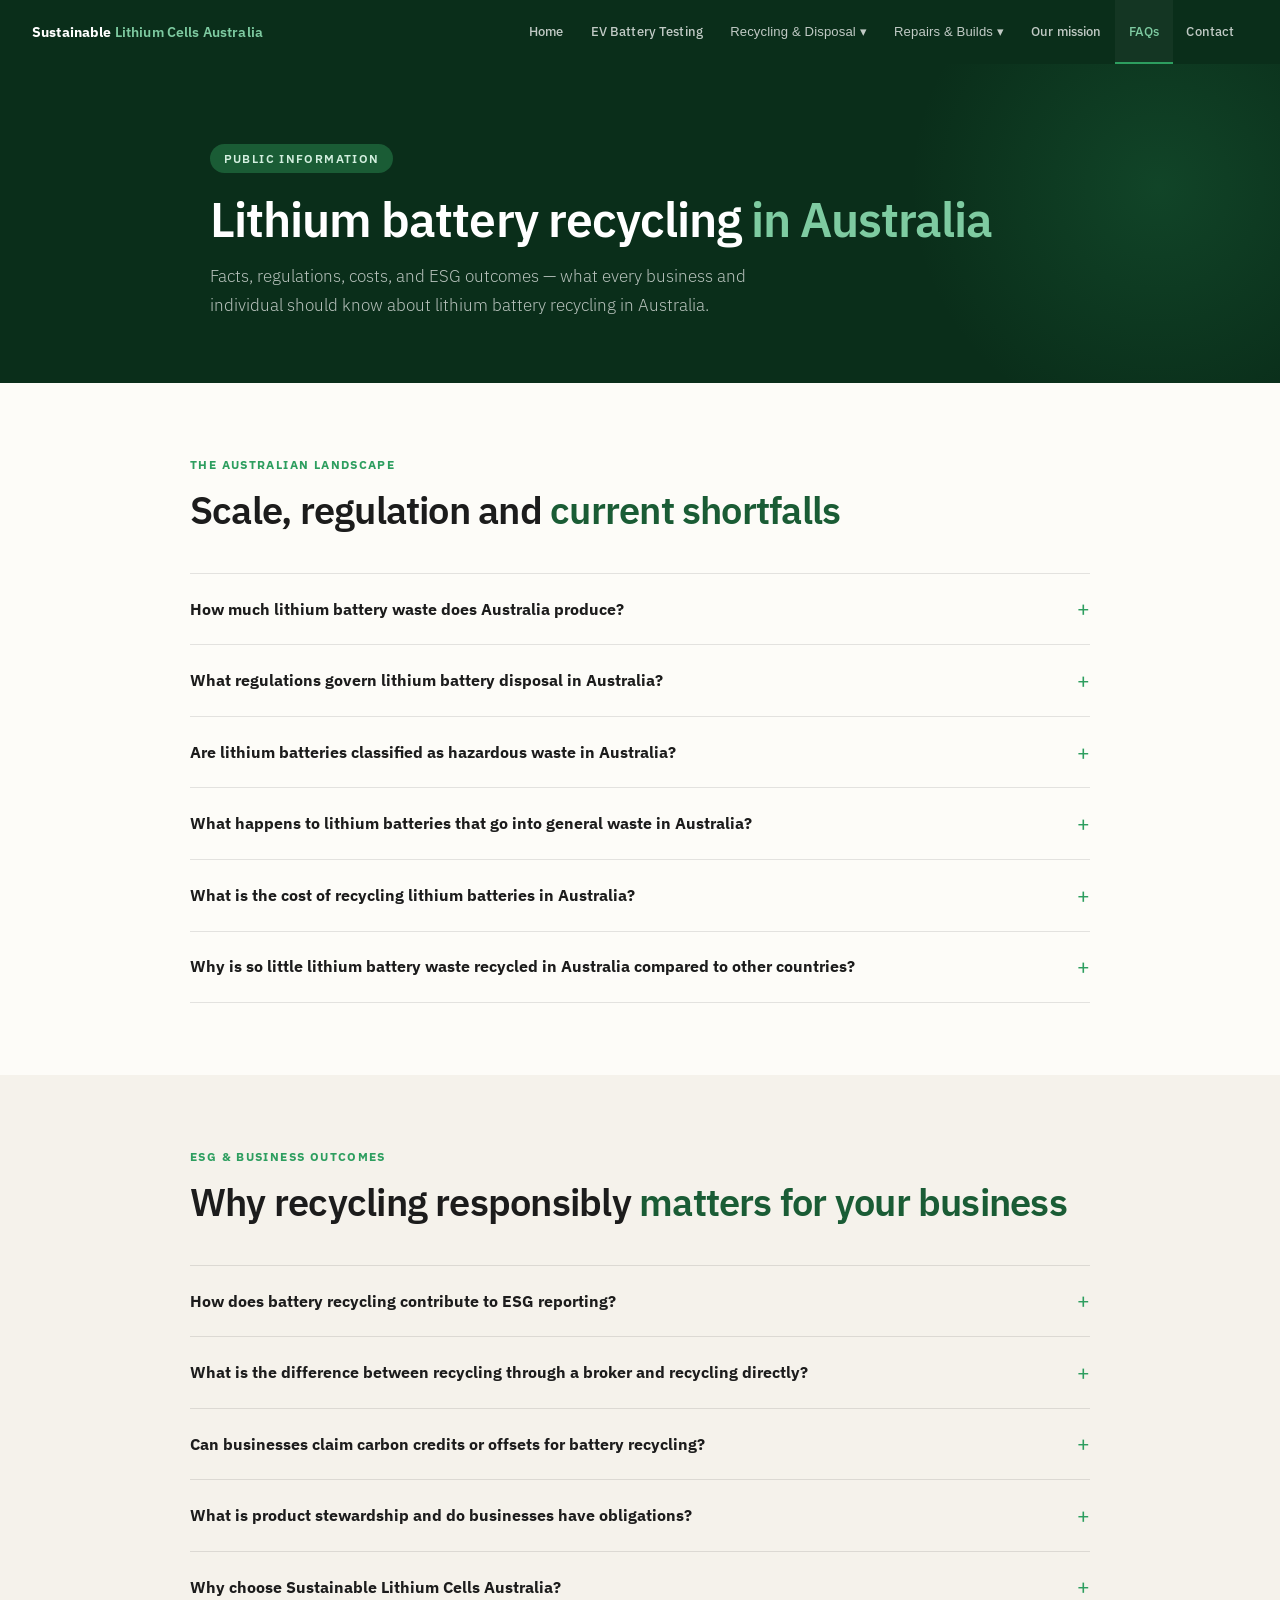
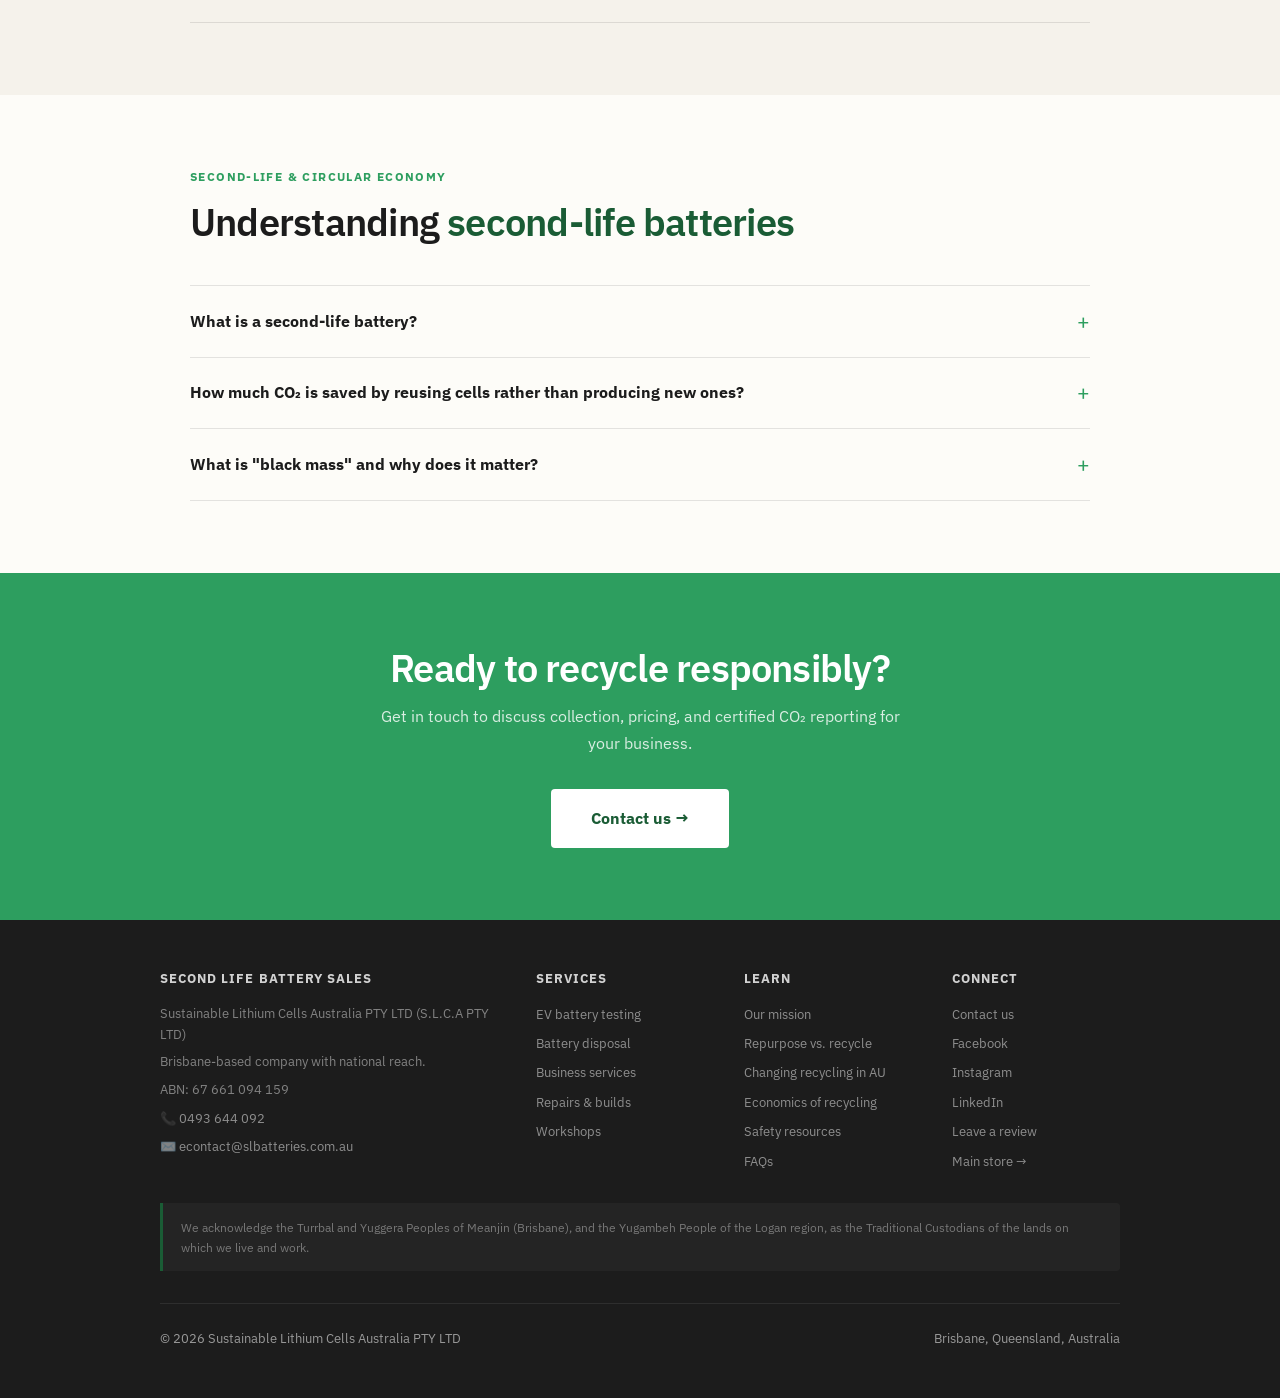
<file: faqs.html>
<!DOCTYPE html>
<html lang="en">
<head>
<meta charset="UTF-8">
<meta name="viewport" content="width=device-width, initial-scale=1.0">
<title>FAQs — Sustainable Lithium Cells Australia</title>
<link rel="preconnect" href="https://fonts.googleapis.com">
<link href="https://fonts.googleapis.com/css2?family=IBM+Plex+Sans:ital,wght@0,300;0,400;0,500;0,600;0,700;1,400&display=swap" rel="stylesheet">
<link rel="stylesheet" href="style.css">
</head>
<body>
<nav id="site-nav"></nav>

<div class="page-hero">
  <div class="page-hero-inner">
    <span class="eyebrow">Public information</span>
    <h1>Lithium battery recycling <em>in Australia</em></h1>
    <p>Facts, regulations, costs, and ESG outcomes — what every business and individual should know about lithium battery recycling in Australia.</p>
  </div>
</div>

<section>
  <div class="section-inner">
    <span class="section-tag">The Australian landscape</span>
    <h2>Scale, regulation and <em>current shortfalls</em></h2>
    <div class="faq-list">

      <details>
        <summary>How much lithium battery waste does Australia produce?</summary>
        <div class="faq-answer">
          Australia currently has around 5,000 tonnes of small handheld lithium batteries requiring recycling annually, with only approximately 15% currently being recycled. Total end-of-life battery volumes across all types reached around 198,000 tonnes in 2024, and are projected to exceed 744,000 tonnes by 2050 as EV uptake accelerates. The Australian battery recycling sector already contributes $2.1 billion to the economy annually, with significant growth forecast as lithium-ion streams grow.
        </div>
      </details>

      <details>
        <summary>What regulations govern lithium battery disposal in Australia?</summary>
        <div class="faq-answer">
          Australia's National Waste Policy Action Plan set a goal to restrict lithium-ion batteries and e-waste from landfill from 2024. The federal government committed $23 million in 2024–25 to circular economy policy and legislative functions, and launched a $532 million National Battery Strategy in 2024 to bolster domestic recycling infrastructure and R&D. The B-Cycle scheme provides a national voluntary product stewardship framework for portable batteries, with collection points across the country. Additional state-level regulations — such as NSW rules on e-bike and e-scooter battery disposal — are being introduced as EV-related fires in waste streams increase.
        </div>
      </details>

      <details>
        <summary>Are lithium batteries classified as hazardous waste in Australia?</summary>
        <div class="faq-answer">
          Lithium batteries are not universally classified as hazardous/regulated waste as of 2026, but they are subject to special handling requirements due to fire and thermal runaway risks. All batteries, especially critically damaged, swollen, or leaking batteries are treated as dangerous goods. Businesses that generate lithium battery waste in commercial quantities have a duty of care under state environmental legislation to ensure safe disposal — simply placing them in general waste is non-compliant in most jurisdictions and creates significant fire risk in waste and recycling facilities.
        </div>
      </details>

      <details>
        <summary>What happens to lithium batteries that go into general waste in Australia?</summary>
        <div class="faq-answer">
          Lithium batteries in general waste are a leading cause of fires in Australian waste and recycling facilities. When crushed or punctured in compaction trucks or sorting machinery, they can ignite and are extremely difficult to extinguish. Beyond the safety risk, batteries that reach landfill release toxic metals — including cobalt, nickel, and lithium — into soil and groundwater. This represents both an environmental liability and a wasted economic resource.
        </div>
      </details>

      <details>
        <summary>What is the cost of recycling lithium batteries in Australia?</summary>
        <div class="faq-answer">
          Recycling costs in Australia vary widely. Small consumer lithium batteries can cost up to $20/kg to recycle through standard commercial streams, with most NCM and LFP batteries priced around $1–$8/kg. By comparison, Chinese processors are paying the equivalent of $1,500–$5,300 AUD per tonne for lithium battery scrap, reflecting a more mature market. Sustainable Lithium Cells Australia operates a second-life model that extracts more value from spent batteries before recycling — which allows us to offer free or discounted collection to many QLD businesses that commercial recyclers would charge.
        </div>
      </details>

      <details>
        <summary>Why is so little lithium battery waste recycled in Australia compared to other countries?</summary>
        <div class="faq-answer">
          Australia lacks the scale of domestic processing infrastructure that China and the EU have built. Approximately 90,000 tonnes of lithium batteries are recycled annually in China, with dedicated facilities operating at scale. In Australia, most collected material is currently shredded into "black mass" and exported overseas for further processing, meaning Australia captures only a fraction of the recoverable value. The EU has recently mandated minimum recycled content in new batteries — which will increasingly drive demand for domestically processed material and investment in local capability.
        </div>
      </details>

    </div>
  </div>
</section>

<section class="cream-section">
  <div class="section-inner">
    <span class="section-tag">ESG &amp; business outcomes</span>
    <h2>Why recycling responsibly <em>matters for your business</em></h2>
    <div class="faq-list">

      <details>
        <summary>How does battery recycling contribute to ESG reporting?</summary>
        <div class="faq-answer">
          Proper lithium battery recycling directly supports Scope 3 emissions reduction — the supply chain and waste emissions that are increasingly scrutinised in ESG disclosures. Producing battery-grade lithium and cobalt from recycled sources can require up to 96% less raw material than mining new resources (ABRI, 2026), translating directly into avoided upstream emissions. Sustainable Lithium Cells Australia provides certified CO₂ reporting for businesses that recycle through us, giving you auditable emissions offset data for your annual ESG disclosures and carbon accounting targets.
        </div>
      </details>

      <details>
        <summary>What is the difference between recycling through a broker and recycling directly?</summary>
        <div class="faq-answer">
          Most commercial battery recycling in Australia involves a one size fits all service offering that goes to a non-specialised processing facility as there are less than 3 commissioned lithium proccessing plants onshore as off 6/2026. By working directly with Sustainable Lithium Cells Australia, businesses in QLD can recieve the best wholesale rates for battery recycling by utalising the proccessor and proccesses most suited for their particular battery chemistry and form. We extract instantly recoverable materials such as copper, plastic and aluminium and second-life value from viable cells before recycling, which offsets our operational costs — allowing us to offer rates that are consistently lower than dealling directly with critical mineral recovery plants. We also provide fault reporting and documentation on proccessed comercial batches such as warranty returns and recalls.
        </div>
      </details>

      <details>
        <summary>Can businesses claim carbon credits or offsets for battery recycling?</summary>
        <div class="faq-answer">
          Australia's Safeguard Mechanism and voluntary carbon markets recognise avoided emissions from circular economy activities. While direct carbon credit generation from battery recycling is still an evolving area under the Australian Carbon Credit Unit (ACCU) scheme, the certified CO₂ reporting we provide can be applied to internal carbon accounting, supply chain emissions disclosures, and voluntary offset claims. As standards tighten — particularly with the introduction of mandatory climate disclosures for large Australian businesses — documented recycling outcomes will become increasingly valuable.
        </div>
      </details>

      <details>
        <summary>What is product stewardship and do businesses have obligations?</summary>
        <div class="faq-answer">
          Product stewardship is the principle that manufacturers, importers, and retailers share responsibility for the end-of-life management of their products. Australia's Product Stewardship Act 2011 provides the legislative basis, and the B-Cycle scheme is the primary voluntary framework for portable batteries. For large-format batteries — EV packs, BESS units — there is no mandatory scheme yet, but regulatory direction is clearly towards greater producer responsibility. Businesses that proactively engage responsible recyclers now are better positioned ahead of mandatory requirements, and can demonstrate ESG leadership in the interim.
        </div>
      </details>

      <details>
        <summary>Why choose Sustainable Lithium Cells Australia?</summary>
        <div class="faq-answer">
          National waste contractors typically offer a collection service with minimal transparency about what happens to your batteries downstream. We offer lower costs (guaranteed for any QLD business), certified CO₂ documentation, free fault reporting back to your team, and assurance and evidence that battery cells are ethically and sustainably proccessed. For businesses with sustainability targets, the difference between a battery being repurposed when feasible, and one being shredded represents a measurable difference in avoided emissions.
        </div>
      </details>

    </div>
  </div>
</section>

<section>
  <div class="section-inner">
    <span class="section-tag">Second-life &amp; circular economy</span>
    <h2>Understanding <em>second-life batteries</em></h2>
    <div class="faq-list">

      <details>
        <summary>What is a second-life battery?</summary>
        <div class="faq-answer">
          A second-life battery is one that has been retired from its original application — typically an EV or solar storage system — but still contains cells with sufficient capacity for use in a less demanding application. Rather than being immediately shredded, viable cells are extracted, tested, and rebuilt into new battery packs for off-grid solar, portable power, marine, or other uses. This extends the effective lifespan of the underlying cells and defers the emissions cost of producing new ones.
        </div>
      </details>

      <details>
        <summary>How much CO₂ is saved by reusing cells rather than producing new ones?</summary>
        <div class="faq-answer">
          The greenhouse gas cost of producing a lithium-ion cell varies by country of manufacture and chemistry, but ranges from approximately 61–106 kg CO₂-equivalent per kWh of battery capacity. Sustainable Lithium Cells Australia calculates that our second-life program saves a minimum of 100 tonnes of CO₂ per year compared to equivalent new cell production. Across Australia, the cumulative material recycling potential for end-of-life lithium batteries is estimated at between 2,481 and 4,471 kilotonnes by 2050, with an estimated economic value of USD 23–44 billion.
        </div>
      </details>

      <details>
        <summary>What is "black mass" and why does it matter?</summary>
        <div class="faq-answer">
          Black mass is the mixed metal powder produced when lithium batteries are shredded. It contains recoverable lithium, cobalt, nickel, manganese, and graphite. Currently, most Australian black mass is exported to Asia or India for further processing, meaning Australia captures little of the downstream value. Investment in domestic black mass processing is a key focus of Australia's National Battery Strategy, and is expected to grow significantly as end-of-life volumes increase. Our pre-processing and disassembly work increases the value of material sent to downstream recyclers, improving overall recovery rates.
        </div>
      </details>

    </div>
  </div>
</section>

<section class="cta-banner">
  <h2>Ready to recycle responsibly?</h2>
  <p>Get in touch to discuss collection, pricing, and certified CO₂ reporting for your business.</p>
  <a class="cta-btn" href="contact.html">Contact us →</a>
</section>

<footer id="site-footer"></footer>
<script src="shared.js"></script>
</body>
</html>
</file>
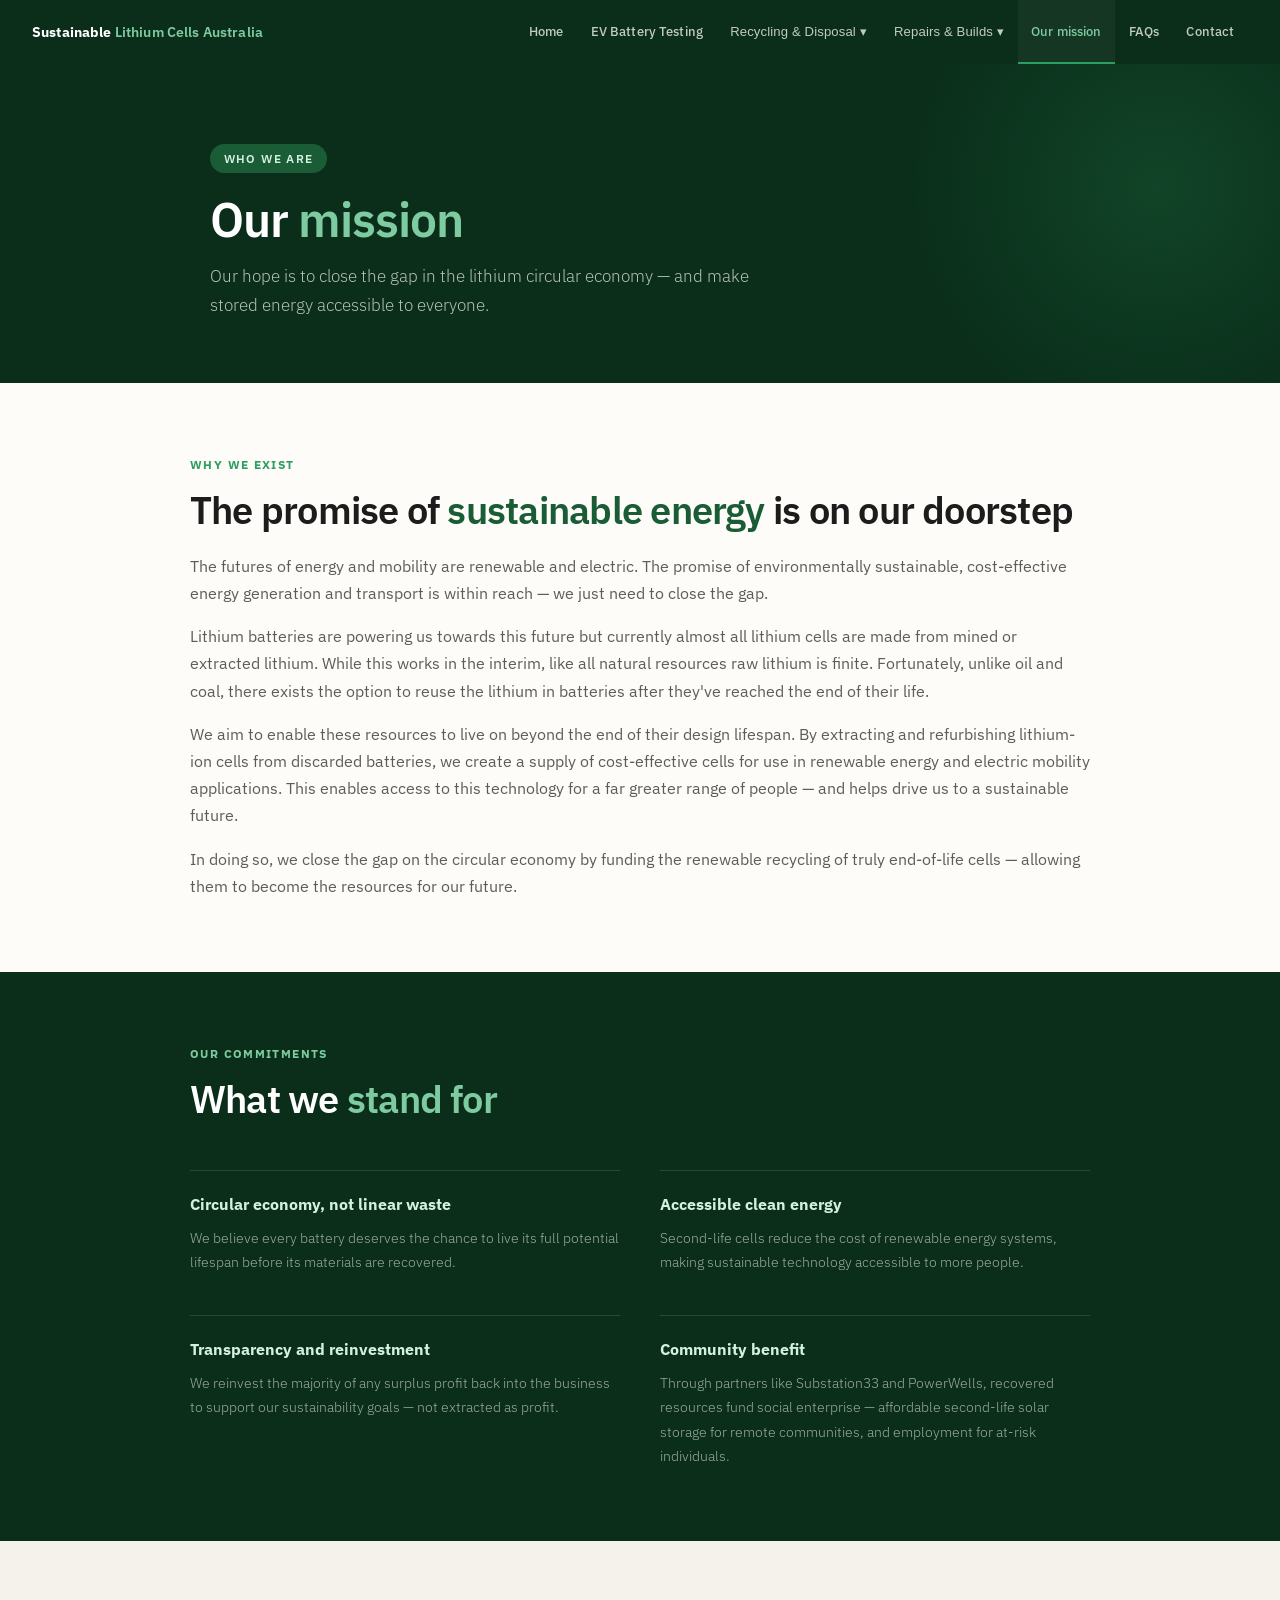
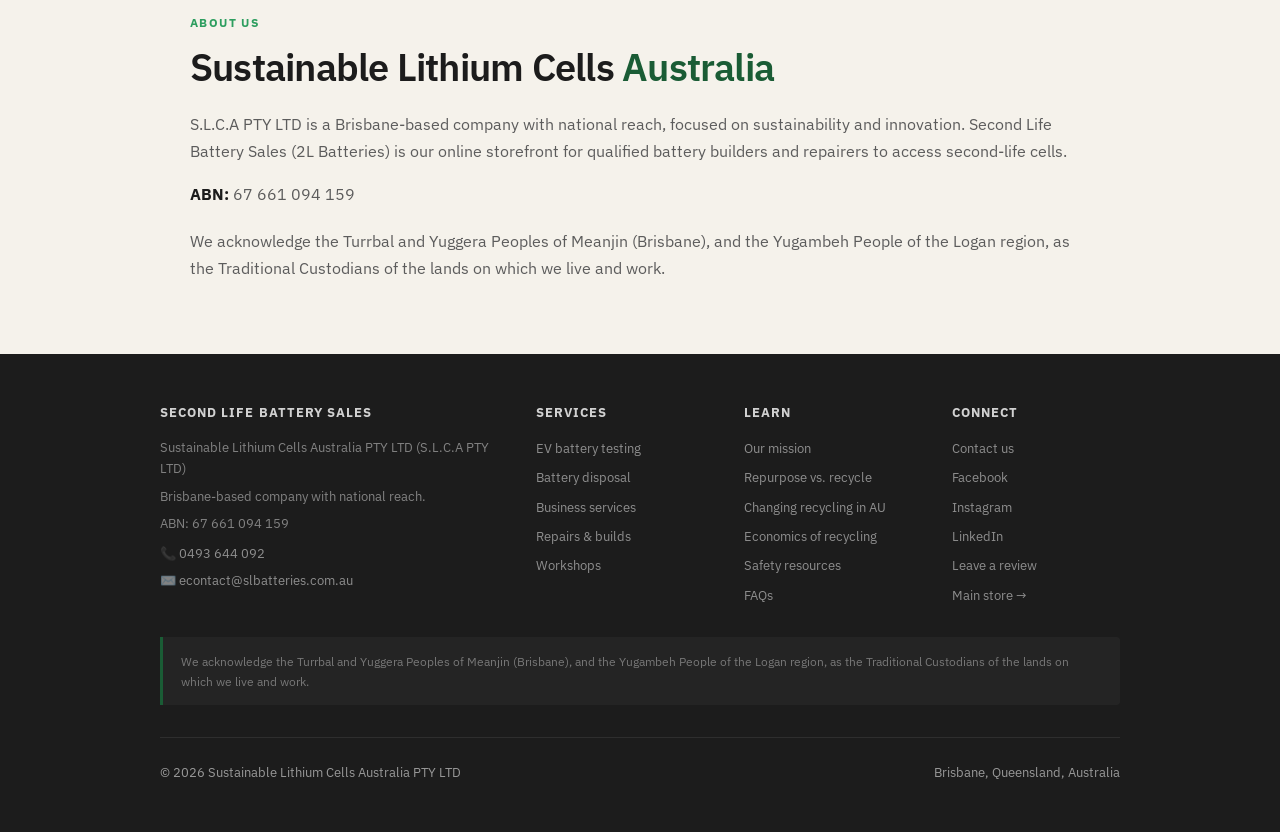
<file: mission.html>
<!DOCTYPE html>
<html lang="en">
<head>
<meta charset="UTF-8">
<meta name="viewport" content="width=device-width, initial-scale=1.0">
<title>Our Mission — Sustainable Lithium Cells Australia</title>
<link rel="preconnect" href="https://fonts.googleapis.com">
<link href="https://fonts.googleapis.com/css2?family=IBM+Plex+Sans:wght;400;500;600;700&display=swap" rel="stylesheet">
<link rel="stylesheet" href="style.css">
</head>
<body>
<nav id="site-nav"></nav>

<div class="page-hero">
  <div class="page-hero-inner">
    <span class="eyebrow">Who we are</span>
    <h1>Our <em>mission</em></h1>
    <p>Our hope is to close the gap in the lithium circular economy — and make stored energy accessible to everyone.</p>
  </div>
</div>

<section>
  <div class="section-inner">
    <span class="section-tag">Why we exist</span>
    <h2>The promise of <em>sustainable energy</em> is on our doorstep</h2>
    <p>The futures of energy and mobility are renewable and electric. The promise of environmentally sustainable, cost-effective energy generation and transport is within reach — we just need to close the gap.</p>
    <p>Lithium batteries are powering us towards this future but currently almost all lithium cells are made from mined or extracted lithium. While this works in the interim, like all natural resources raw lithium is finite. Fortunately, unlike oil and coal, there exists the option to reuse the lithium in batteries after they've reached the end of their life.</p>
    <p>We aim to enable these resources to live on beyond the end of their design lifespan. By extracting and refurbishing lithium-ion cells from discarded batteries, we create a supply of cost-effective cells for use in renewable energy and electric mobility applications. This enables access to this technology for a far greater range of people — and helps drive us to a sustainable future.</p>
    <p>In doing so, we close the gap on the circular economy by funding the renewable recycling of truly end-of-life cells — allowing them to become the resources for our future.</p>
  </div>
</section>

<section class="dark-section">
  <div class="section-inner">
    <span class="section-tag">Our commitments</span>
    <h2>What we <em>stand for</em></h2>
    <div class="dark-grid">
      <div class="dark-point">
        <h4>Circular economy, not linear waste</h4>
        <p>We believe every battery deserves the chance to live its full potential lifespan before its materials are recovered.</p>
      </div>
      <div class="dark-point">
        <h4>Accessible clean energy</h4>
        <p>Second-life cells reduce the cost of renewable energy systems, making sustainable technology accessible to more people.</p>
      </div>
      <div class="dark-point">
        <h4>Transparency and reinvestment</h4>
        <p>We reinvest the majority of any surplus profit back into the business to support our sustainability goals — not extracted as profit.</p>
      </div>
      <div class="dark-point">
        <h4>Community benefit</h4>
        <p>Through partners like Substation33 and PowerWells, recovered resources fund social enterprise — affordable second-life solar storage for remote communities, and employment for at-risk individuals.</p>
      </div>
    </div>
  </div>
</section>

<section class="cream-section">
  <div class="section-inner">
    <span class="section-tag">About us</span>
    <h2>Sustainable Lithium Cells <em>Australia</em></h2>
    <p>S.L.C.A PTY LTD is a Brisbane-based company with national reach, focused on sustainability and innovation. Second Life Battery Sales (2L Batteries) is our online storefront for qualified battery builders and repairers to access second-life cells.</p>
    <p><strong style="color:var(--charcoal)">ABN:</strong> 67 661 094 159</p>
    <p style="margin-top:1.25rem">We acknowledge the Turrbal and Yuggera Peoples of Meanjin (Brisbane), and the Yugambeh People of the Logan region, as the Traditional Custodians of the lands on which we live and work.</p>
  </div>
</section>

<footer id="site-footer"></footer>
<script src="shared.js"></script>
</body>
</html>
</file>
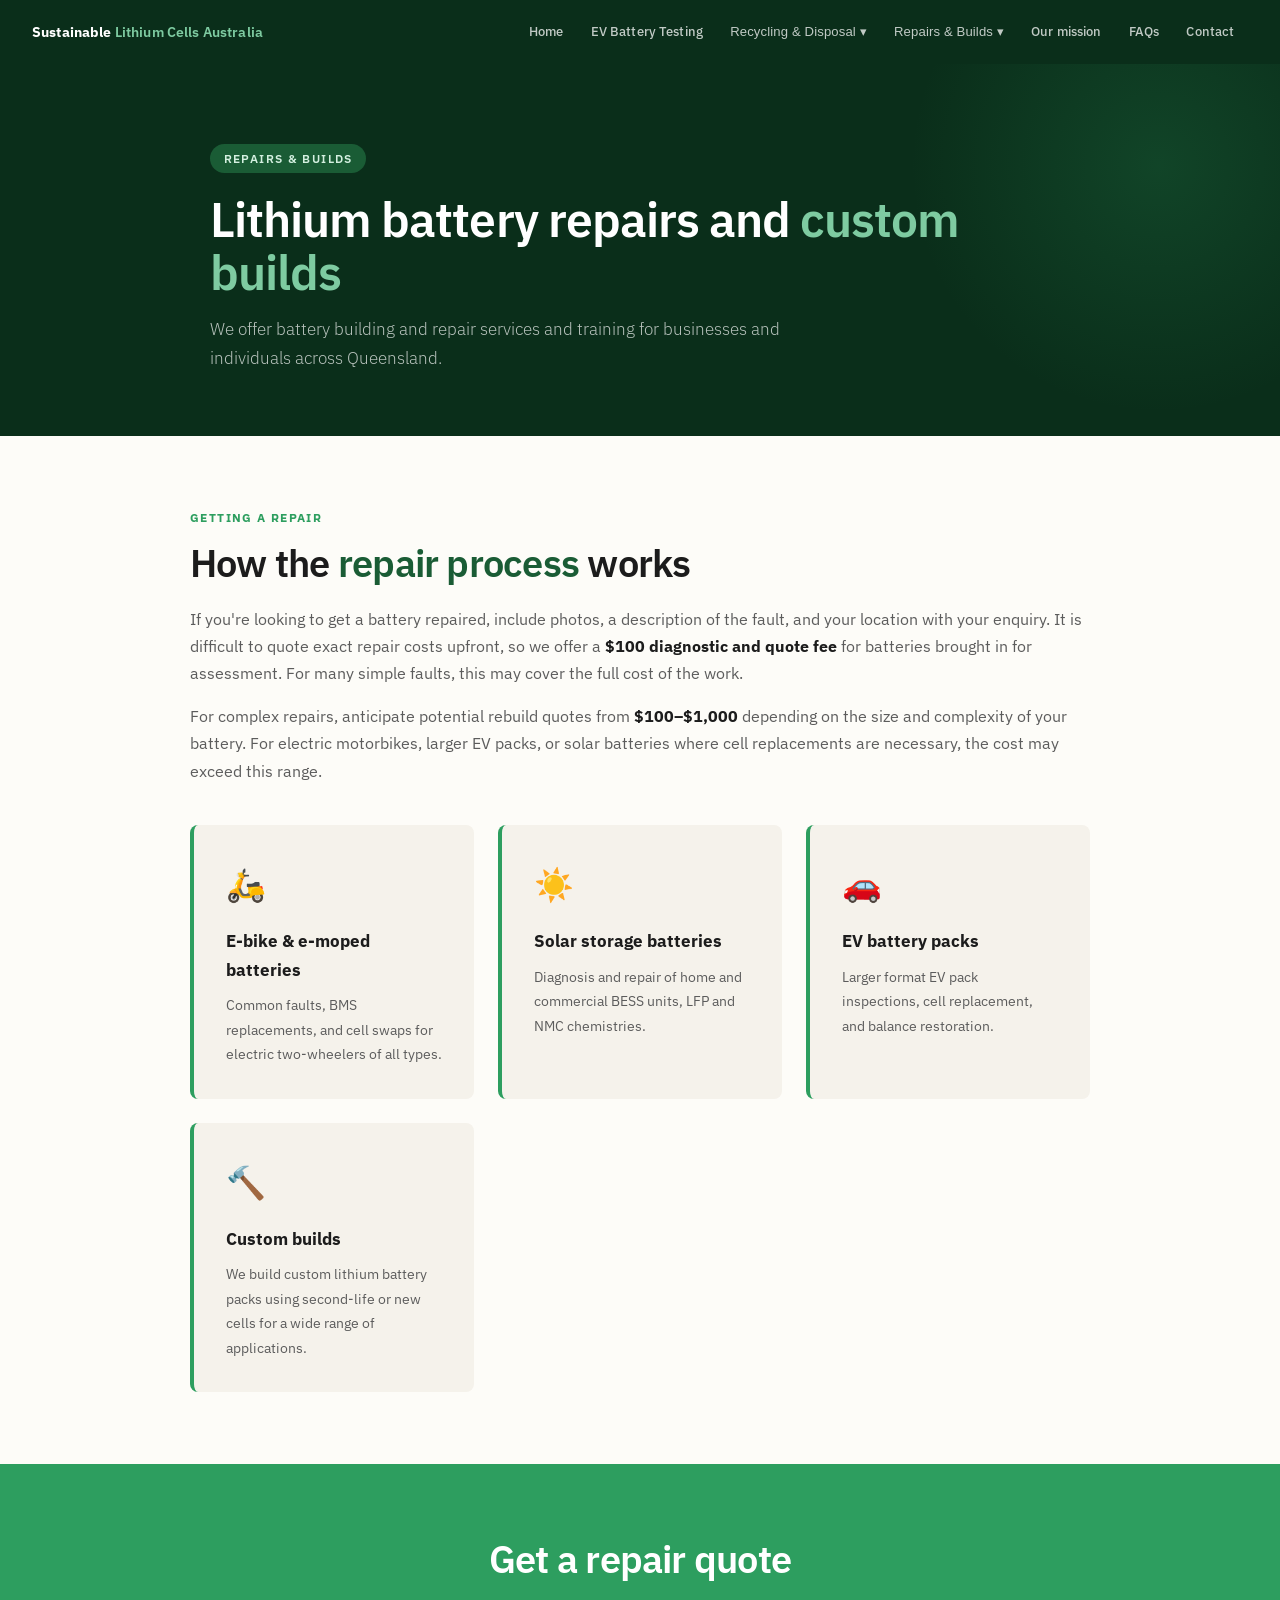
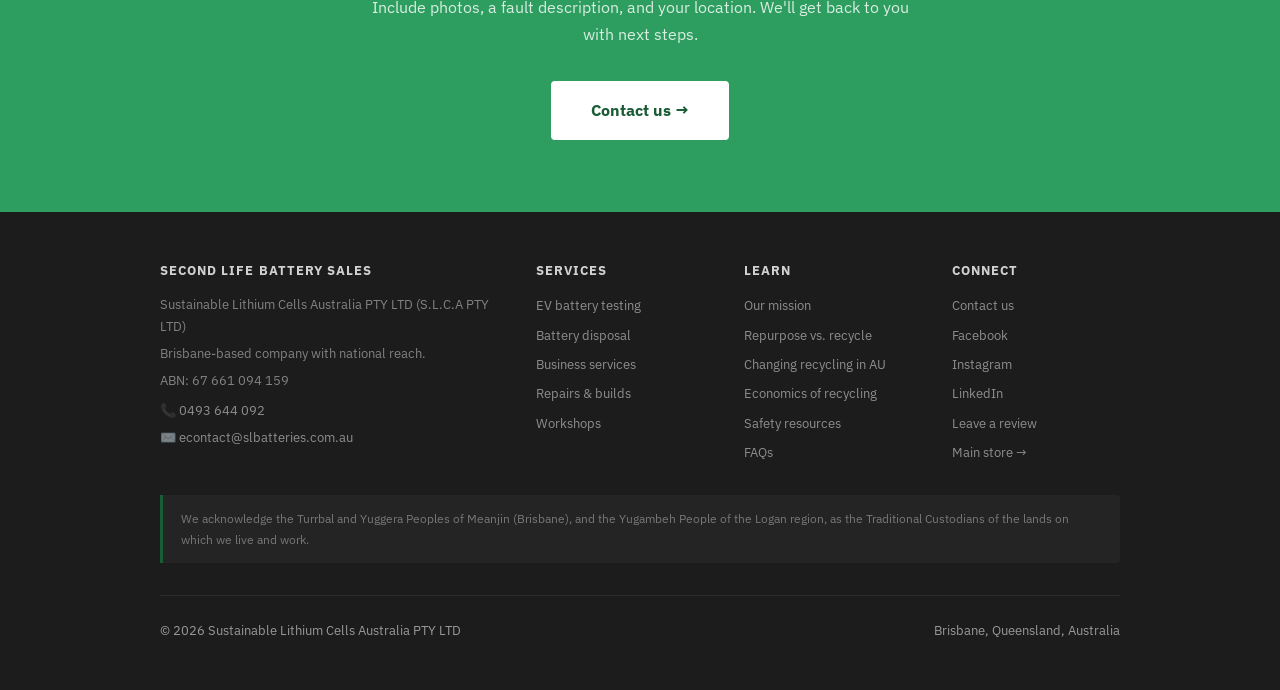
<file: repairs.html>
<!DOCTYPE html>
<html lang="en">
<head>
<meta charset="UTF-8">
<meta name="viewport" content="width=device-width, initial-scale=1.0">
<title>Lithium Battery Repairs and Custom Builds — Sustainable Lithium Cells Australia</title>
<link rel="preconnect" href="https://fonts.googleapis.com">
<link href="https://fonts.googleapis.com/css2?family=IBM+Plex+Sans:wght;400;500;600;700&display=swap" rel="stylesheet">
<link rel="stylesheet" href="style.css">
</head>
<body>
<nav id="site-nav"></nav>

<div class="page-hero">
  <div class="page-hero-inner">
    <span class="eyebrow">Repairs &amp; builds</span>
    <h1>Lithium battery repairs and <em>custom builds</em></h1>
    <p>We offer battery building and repair services and training for businesses and individuals across Queensland.</p>
  </div>
</div>

<section>
  <div class="section-inner">
    <span class="section-tag">Getting a repair</span>
    <h2>How the <em>repair process</em> works</h2>
    <p>If you're looking to get a battery repaired, include photos, a description of the fault, and your location with your enquiry. It is difficult to quote exact repair costs upfront, so we offer a <strong style="color:var(--charcoal)">$100 diagnostic and quote fee</strong> for batteries brought in for assessment. For many simple faults, this may cover the full cost of the work.</p>
    <p>For complex repairs, anticipate potential rebuild quotes from <strong style="color:var(--charcoal)">$100–$1,000</strong> depending on the size and complexity of your battery. For electric motorbikes, larger EV packs, or solar batteries where cell replacements are necessary, the cost may exceed this range.</p>

    <div class="card-grid" style="margin-top:2.5rem">
      <div class="card">
        <span class="card-icon">🛵</span>
        <h3>E-bike &amp; e-moped batteries</h3>
        <p>Common faults, BMS replacements, and cell swaps for electric two-wheelers of all types.</p>
      </div>
      <div class="card">
        <span class="card-icon">☀️</span>
        <h3>Solar storage batteries</h3>
        <p>Diagnosis and repair of home and commercial BESS units, LFP and NMC chemistries.</p>
      </div>
      <div class="card">
        <span class="card-icon">🚗</span>
        <h3>EV battery packs</h3>
        <p>Larger format EV pack inspections, cell replacement, and balance restoration.</p>
      </div>
      <div class="card">
        <span class="card-icon">🔨</span>
        <h3>Custom builds</h3>
        <p>We build custom lithium battery packs using second-life or new cells for a wide range of applications.</p>
      </div>
    </div>
  </div>
</section>

<section class="cta-banner">
  <h2>Get a repair quote</h2>
  <p>Include photos, a fault description, and your location. We'll get back to you with next steps.</p>
  <a class="cta-btn" href="contact.html">Contact us →</a>
</section>

<footer id="site-footer"></footer>
<script src="shared.js"></script>
</body>
</html>
</file>
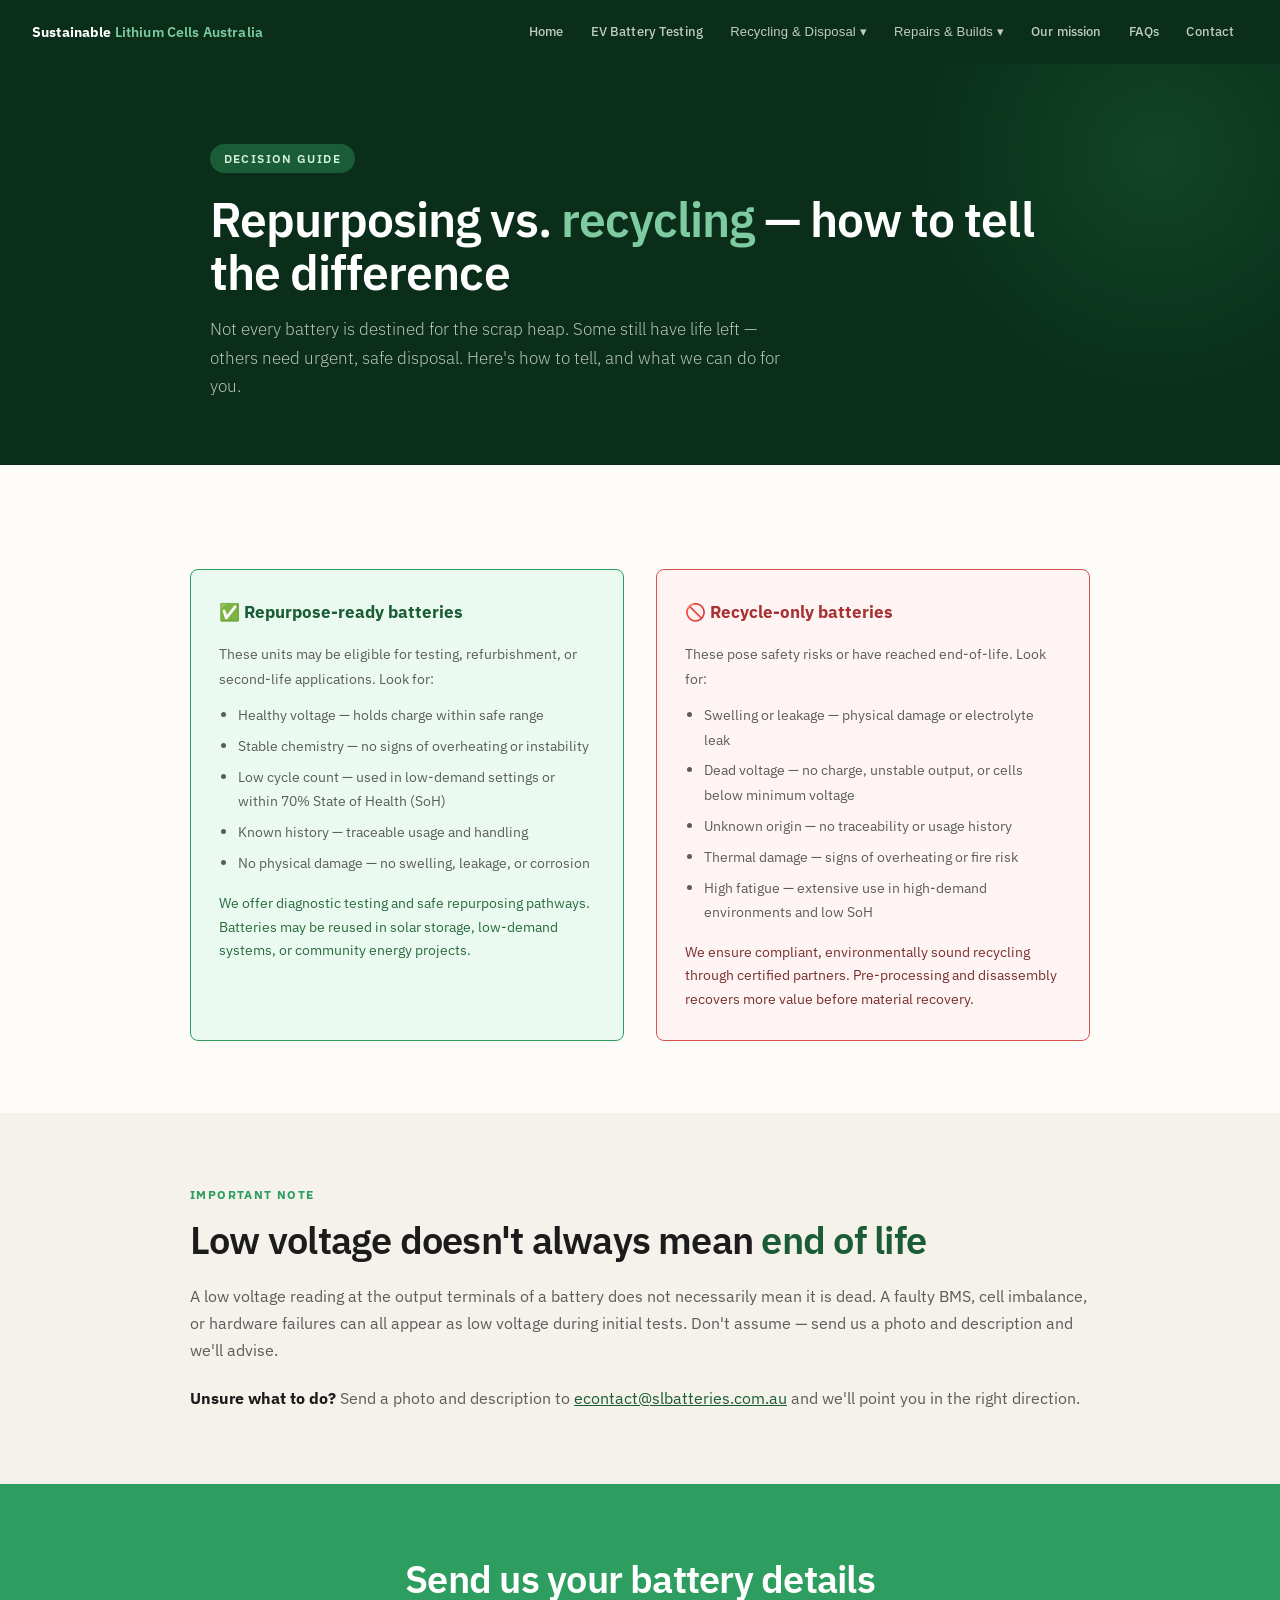
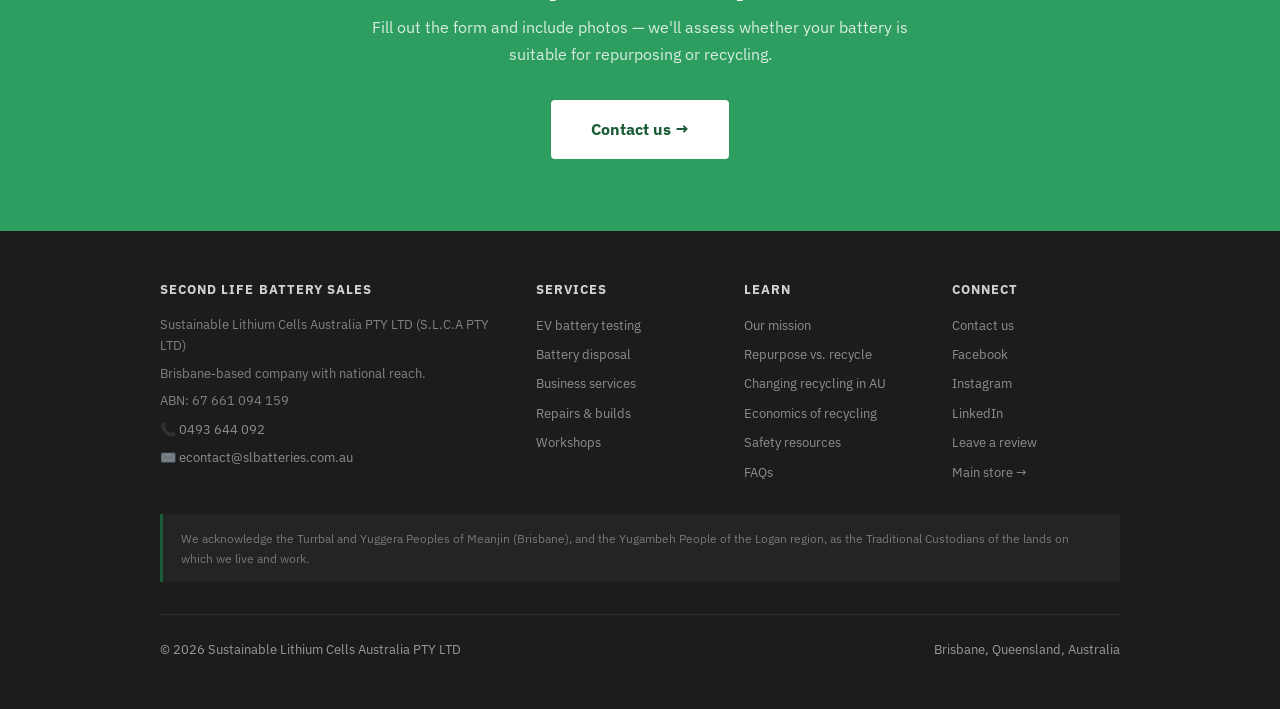
<file: repurpose-vs-recycle.html>
<!DOCTYPE html>
<html lang="en">
<head>
<meta charset="UTF-8">
<meta name="viewport" content="width=device-width, initial-scale=1.0">
<title>Repurposing vs. Recycling Guide — Sustainable Lithium Cells Australia</title>
<link rel="preconnect" href="https://fonts.googleapis.com">
<link href="https://fonts.googleapis.com/css2?family=IBM+Plex+Sans:wght;400;500;600;700&display=swap" rel="stylesheet">
<link rel="stylesheet" href="style.css">
</head>
<body>
<nav id="site-nav"></nav>

<div class="page-hero">
  <div class="page-hero-inner">
    <span class="eyebrow">Decision guide</span>
    <h1>Repurposing vs. <em>recycling</em> — how to tell the difference</h1>
    <p>Not every battery is destined for the scrap heap. Some still have life left — others need urgent, safe disposal. Here's how to tell, and what we can do for you.</p>
  </div>
</div>

<section>
  <div class="section-inner">
    <div class="rp-grid">
      <div class="rp-card good">
        <h3>✅ Repurpose-ready batteries</h3>
        <p style="margin-bottom:0.75rem;font-size:0.9rem">These units may be eligible for testing, refurbishment, or second-life applications. Look for:</p>
        <ul>
          <li>Healthy voltage — holds charge within safe range</li>
          <li>Stable chemistry — no signs of overheating or instability</li>
          <li>Low cycle count — used in low-demand settings or within 70% State of Health (SoH)</li>
          <li>Known history — traceable usage and handling</li>
          <li>No physical damage — no swelling, leakage, or corrosion</li>
        </ul>
        <p style="margin-top:1rem;font-size:0.88rem;color:#2a6b40">We offer diagnostic testing and safe repurposing pathways. Batteries may be reused in solar storage, low-demand systems, or community energy projects.</p>
      </div>
      <div class="rp-card bad">
        <h3>🚫 Recycle-only batteries</h3>
        <p style="margin-bottom:0.75rem;font-size:0.9rem">These pose safety risks or have reached end-of-life. Look for:</p>
        <ul>
          <li>Swelling or leakage — physical damage or electrolyte leak</li>
          <li>Dead voltage — no charge, unstable output, or cells below minimum voltage</li>
          <li>Unknown origin — no traceability or usage history</li>
          <li>Thermal damage — signs of overheating or fire risk</li>
          <li>High fatigue — extensive use in high-demand environments and low SoH</li>
        </ul>
        <p style="margin-top:1rem;font-size:0.88rem;color:#7a2f2f">We ensure compliant, environmentally sound recycling through certified partners. Pre-processing and disassembly recovers more value before material recovery.</p>
      </div>
    </div>
  </div>
</section>

<section class="cream-section">
  <div class="section-inner">
    <span class="section-tag">Important note</span>
    <h2>Low voltage doesn't always mean <em>end of life</em></h2>
    <p>A low voltage reading at the output terminals of a battery does not necessarily mean it is dead. A faulty BMS, cell imbalance, or hardware failures can all appear as low voltage during initial tests. Don't assume — send us a photo and description and we'll advise.</p>
    <p style="margin-top:1.25rem"><strong style="color:var(--charcoal)">Unsure what to do?</strong> Send a photo and description to <a href="mailto:econtact@slbatteries.com.au" style="color:var(--green-mid)">econtact@slbatteries.com.au</a> and we'll point you in the right direction.</p>
  </div>
</section>

<section class="cta-banner">
  <h2>Send us your battery details</h2>
  <p>Fill out the form and include photos — we'll assess whether your battery is suitable for repurposing or recycling.</p>
  <a class="cta-btn" href="contact.html">Contact us →</a>
</section>

<footer id="site-footer"></footer>
<script src="shared.js"></script>
</body>
</html>
</file>
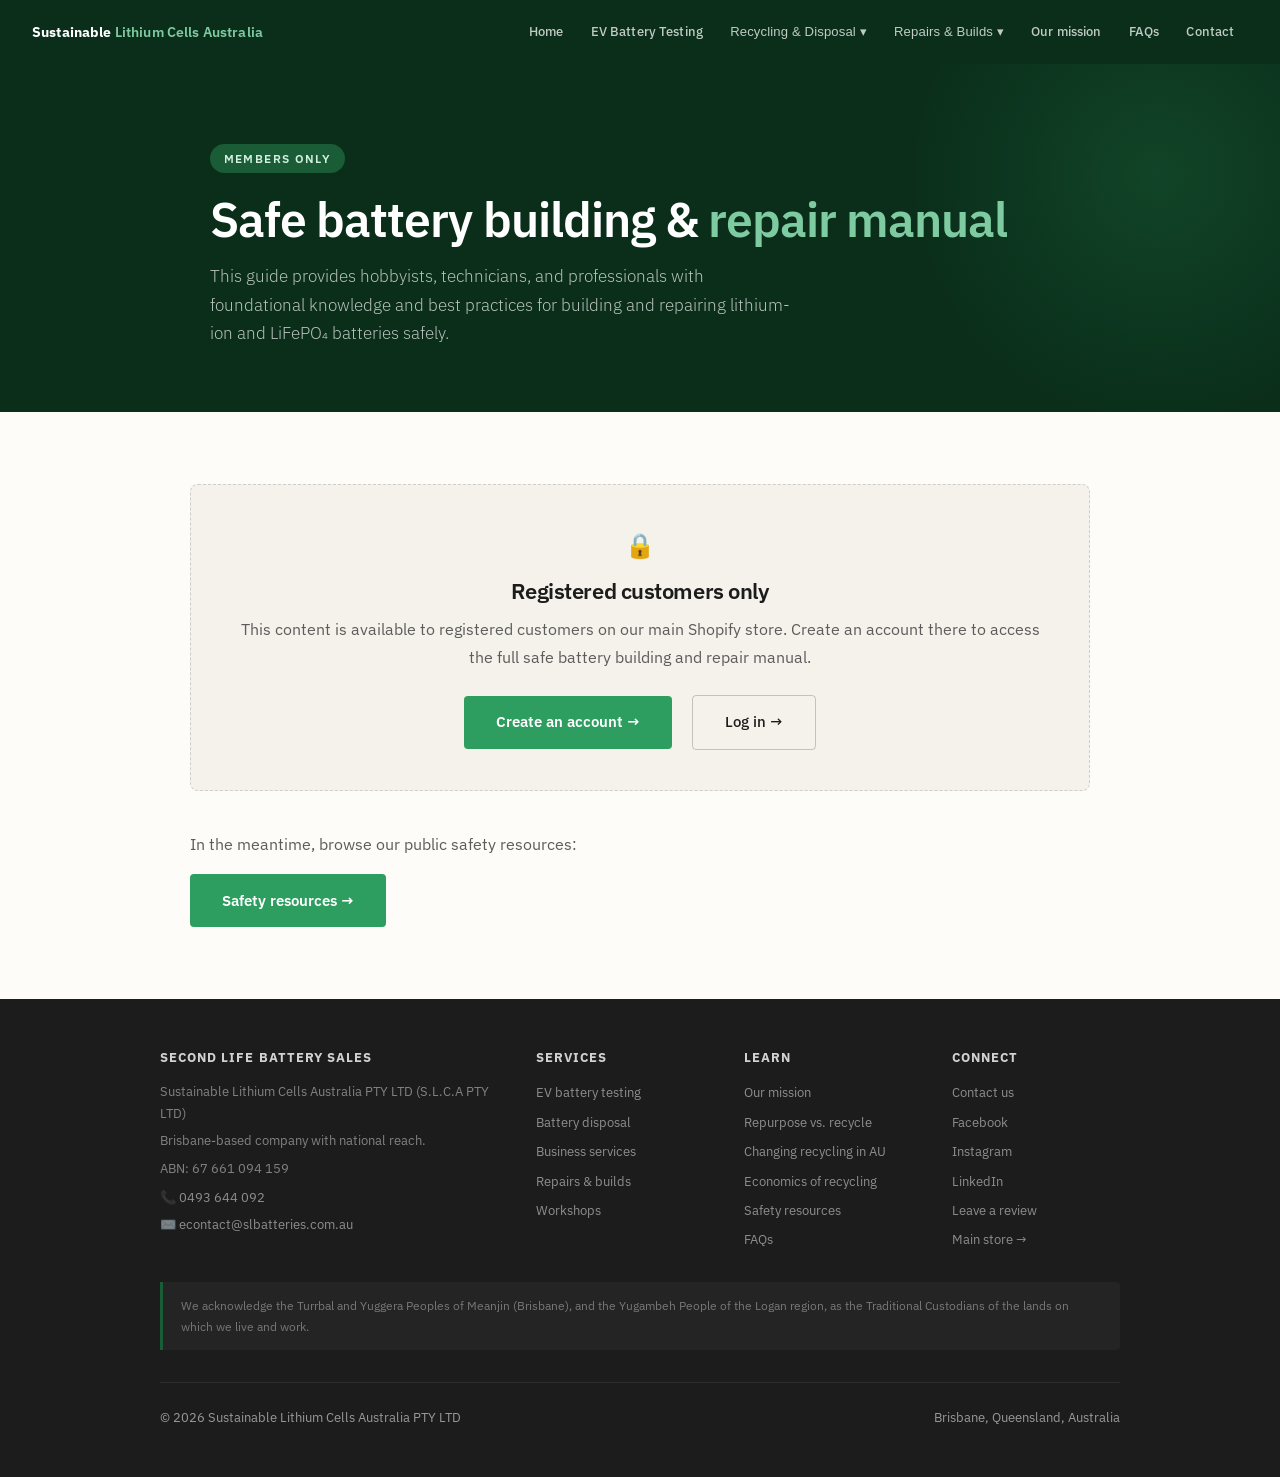
<file: safety-manual.html>
<!DOCTYPE html>
<html lang="en">
<head>
<meta charset="UTF-8">
<meta name="viewport" content="width=device-width, initial-scale=1.0">
<title>Safety Manual (Members Only) — Sustainable Lithium Cells Australia</title>
<link rel="preconnect" href="https://fonts.googleapis.com">
<link href="https://fonts.googleapis.com/css2?family=IBM+Plex+Sans:wght;400;500;600;700&display=swap" rel="stylesheet">
<link rel="stylesheet" href="style.css">
</head>
<body>
<nav id="site-nav"></nav>

<div class="page-hero">
  <div class="page-hero-inner">
    <span class="eyebrow">Members only</span>
    <h1>Safe battery building &amp; <em>repair manual</em></h1>
    <p>This guide provides hobbyists, technicians, and professionals with foundational knowledge and best practices for building and repairing lithium-ion and LiFePO₄ batteries safely.</p>
  </div>
</div>

<section>
  <div class="section-inner">
    <div style="background:var(--cream);border-radius:0.5rem;padding:2.5rem;text-align:center;border:1.5px dashed rgba(0,0,0,0.15)">
      <p style="font-size:1.5rem;margin-bottom:0.75rem">🔒</p>
      <h2 style="font-size:1.4rem;margin-bottom:0.75rem">Registered customers only</h2>
      <p>This content is available to registered customers on our main Shopify store. Create an account there to access the full safe battery building and repair manual.</p>
      <p style="margin-top:1.5rem">
        <a href="https://slbatteries.com.au/account/register" target="_blank" class="btn-green" style="margin-right:1rem">Create an account →</a>
        <a href="https://slbatteries.com.au/account/login" target="_blank" class="btn-secondary" style="border-color:rgba(0,0,0,0.2);color:var(--charcoal)">Log in →</a>
      </p>
    </div>

    <p style="margin-top:2.5rem">In the meantime, browse our public safety resources:</p>
    <p style="margin-top:0.5rem"><a href="safety.html" class="btn-green">Safety resources →</a></p>
  </div>
</section>

<footer id="site-footer"></footer>
<script src="shared.js"></script>
</body>
</html>
</file>
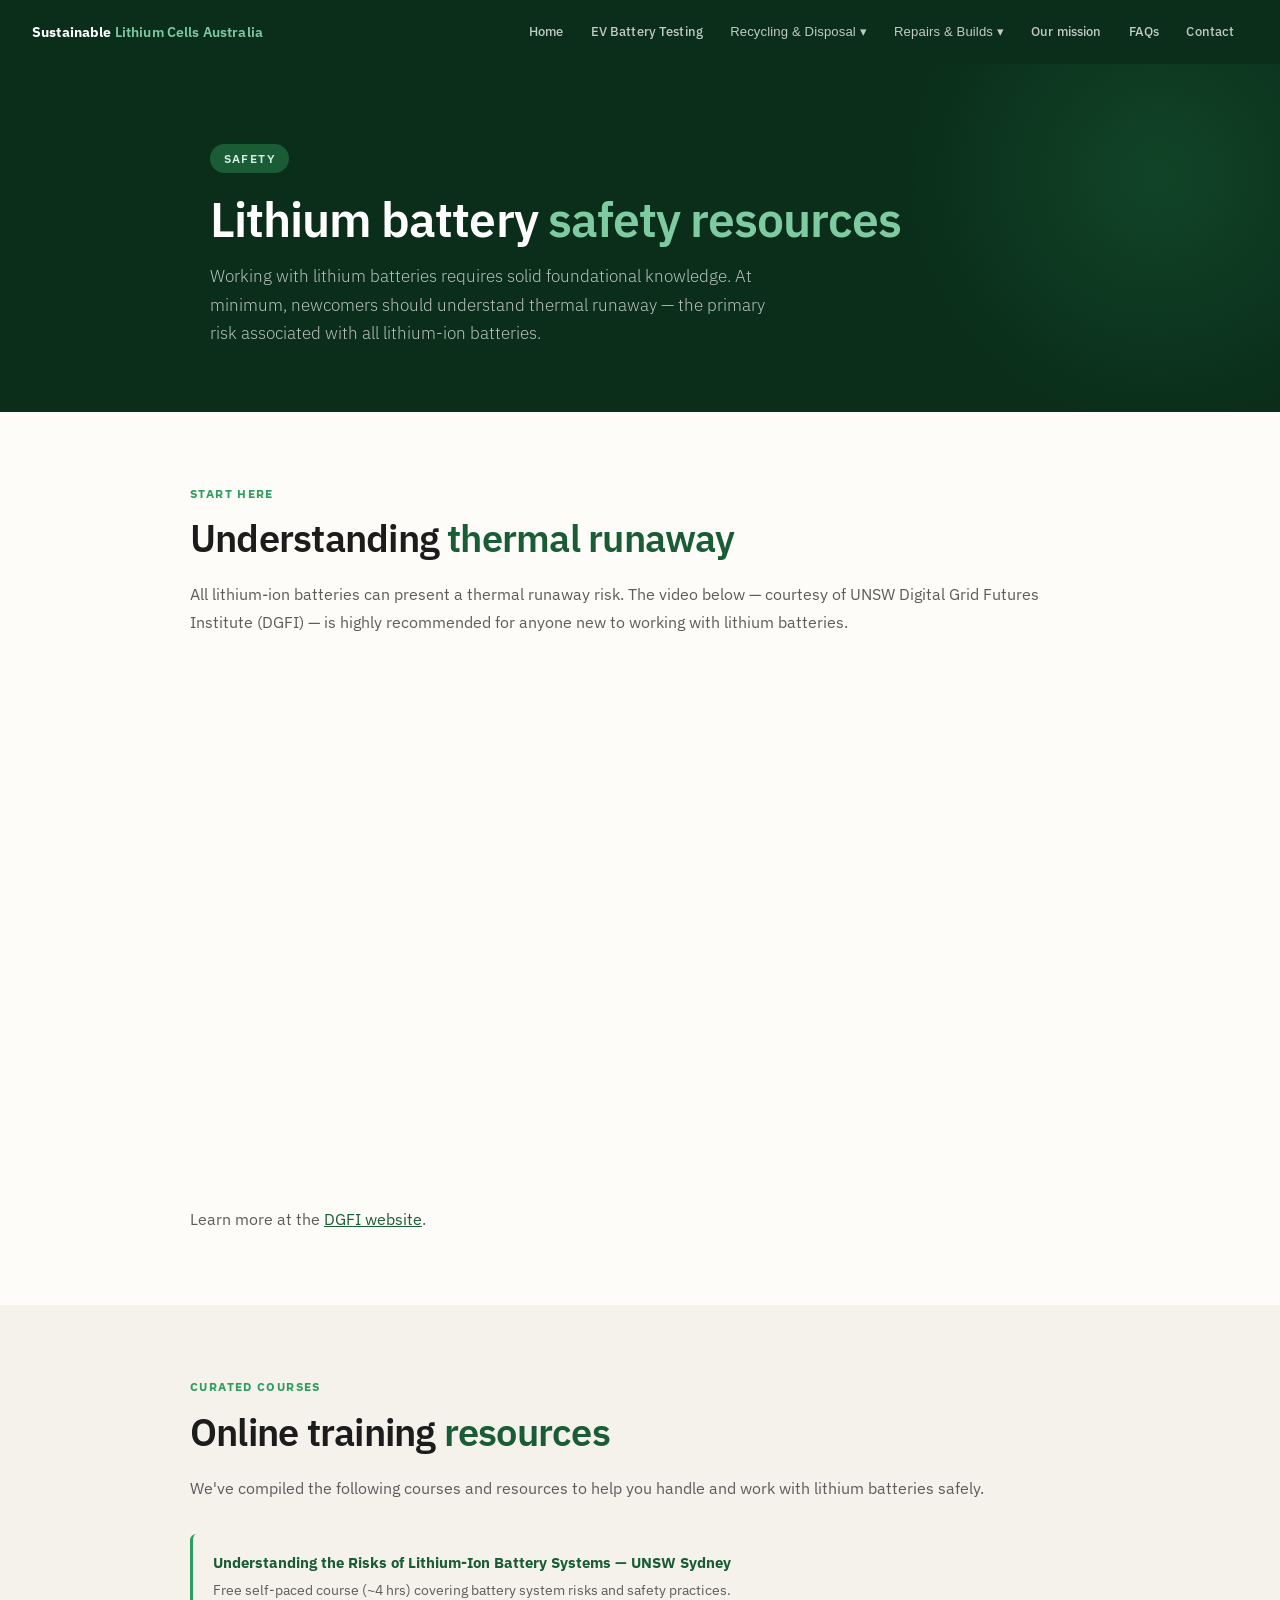
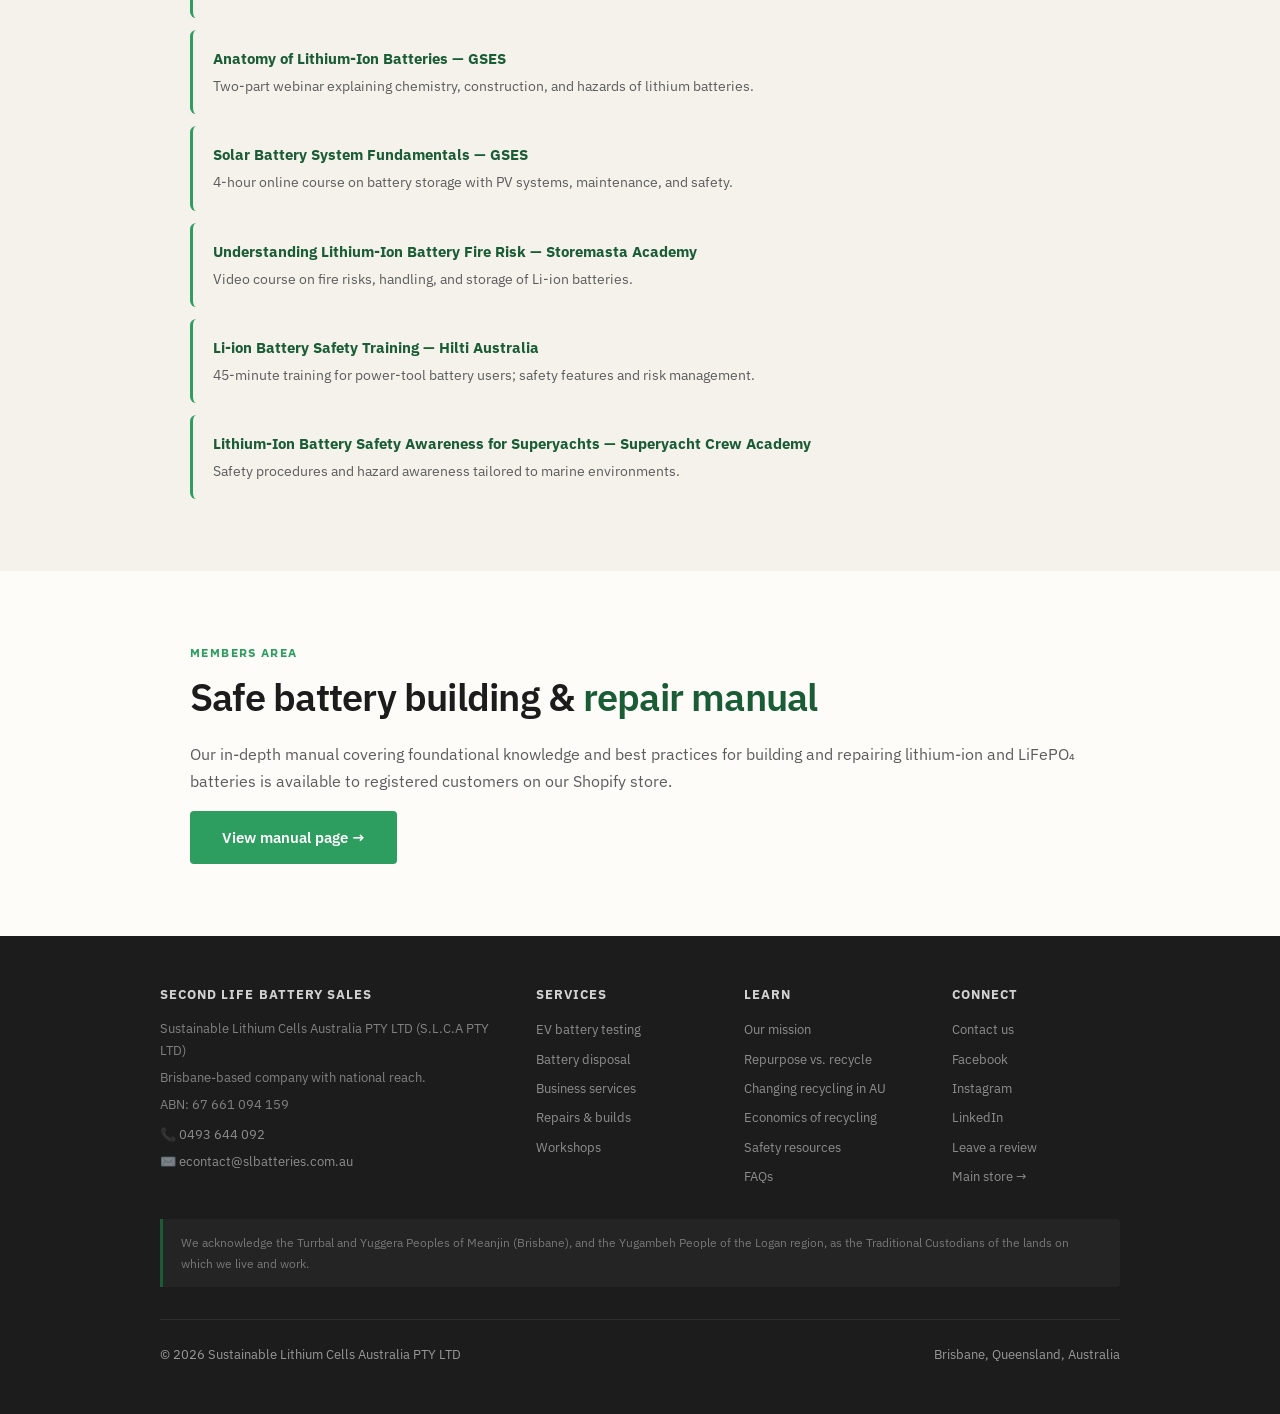
<file: safety.html>
<!DOCTYPE html>
<html lang="en">
<head>
<meta charset="UTF-8">
<meta name="viewport" content="width=device-width, initial-scale=1.0">
<title>Lithium Battery Safety Resources — Sustainable Lithium Cells Australia</title>
<link rel="preconnect" href="https://fonts.googleapis.com">
<link href="https://fonts.googleapis.com/css2?family=IBM+Plex+Sans:wght;400;500;600;700&display=swap" rel="stylesheet">
<link rel="stylesheet" href="style.css">
</head>
<body>
<nav id="site-nav"></nav>

<div class="page-hero">
  <div class="page-hero-inner">
    <span class="eyebrow">Safety</span>
    <h1>Lithium battery <em>safety resources</em></h1>
    <p>Working with lithium batteries requires solid foundational knowledge. At minimum, newcomers should understand thermal runaway — the primary risk associated with all lithium-ion batteries.</p>
  </div>
</div>

<section>
  <div class="section-inner">
    <span class="section-tag">Start here</span>
    <h2>Understanding <em>thermal runaway</em></h2>
    <p>All lithium-ion batteries can present a thermal runaway risk. The video below — courtesy of UNSW Digital Grid Futures Institute (DGFI) — is highly recommended for anyone new to working with lithium batteries.</p>
    <div style="margin:2rem 0;position:relative;padding-bottom:56.25%;height:0;overflow:hidden;border-radius:0.5rem">
      <iframe style="position:absolute;top:0;left:0;width:100%;height:100%;border:none;border-radius:0.5rem"
        src="https://www.youtube.com/embed/GggAUzYp1cU?si=YjmlneC6Nb0pvtIJ"
        title="Thermal Runaway — UNSW DGFI" allowfullscreen loading="lazy"></iframe>
    </div>
    <p>Learn more at the <a href="https://www.dgfi.unsw.edu.au/just-launched-free-battery-safety-short-course-online-self-paced" target="_blank" style="color:var(--green-mid)">DGFI website</a>.</p>
  </div>
</section>

<section class="cream-section">
  <div class="section-inner">
    <span class="section-tag">Curated courses</span>
    <h2>Online training <em>resources</em></h2>
    <p>We've compiled the following courses and resources to help you handle and work with lithium batteries safely.</p>
    <div class="resource-list">
      <div class="resource-item">
        <a href="https://www.dgfi.unsw.edu.au/just-launched-free-battery-safety-short-course-online-self-paced" target="_blank">Understanding the Risks of Lithium-Ion Battery Systems — UNSW Sydney</a>
        <span>Free self-paced course (~4 hrs) covering battery system risks and safety practices.</span>
      </div>
      <div class="resource-item">
        <a href="https://www.gses.com.au/product/anatomy-of-lithium-ion-batteries/" target="_blank">Anatomy of Lithium-Ion Batteries — GSES</a>
        <span>Two-part webinar explaining chemistry, construction, and hazards of lithium batteries.</span>
      </div>
      <div class="resource-item">
        <a href="https://www.gses.com.au/product/battery-fundamentals/" target="_blank">Solar Battery System Fundamentals — GSES</a>
        <span>4-hour online course on battery storage with PV systems, maintenance, and safety.</span>
      </div>
      <div class="resource-item">
        <a href="https://shop.storemasta.com.au/products/dangerous-goods-course-online-understanding-lithium-ion-battery-fire-risk" target="_blank">Understanding Lithium-Ion Battery Fire Risk — Storemasta Academy</a>
        <span>Video course on fire risks, handling, and storage of Li-ion batteries.</span>
      </div>
      <div class="resource-item">
        <a href="https://www.hilti.com.au/c/CLS_SERVICES/CLS_TRAININGS/r12637988" target="_blank">Li-ion Battery Safety Training — Hilti Australia</a>
        <span>45-minute training for power-tool battery users; safety features and risk management.</span>
      </div>
      <div class="resource-item">
        <a href="https://www.superyacht-crew-academy.com/courses/lithium-ion-battery-safety-awareness/" target="_blank">Lithium-Ion Battery Safety Awareness for Superyachts — Superyacht Crew Academy</a>
        <span>Safety procedures and hazard awareness tailored to marine environments.</span>
      </div>
    </div>
  </div>
</section>

<section>
  <div class="section-inner">
    <span class="section-tag">Members area</span>
    <h2>Safe battery building &amp; <em>repair manual</em></h2>
    <p>Our in-depth manual covering foundational knowledge and best practices for building and repairing lithium-ion and LiFePO₄ batteries is available to registered customers on our Shopify store.</p>
    <p style="margin-top:1rem"><a href="safety-manual.html" class="btn-green">View manual page →</a></p>
  </div>
</section>

<footer id="site-footer"></footer>
<script src="shared.js"></script>
</body>
</html>
</file>
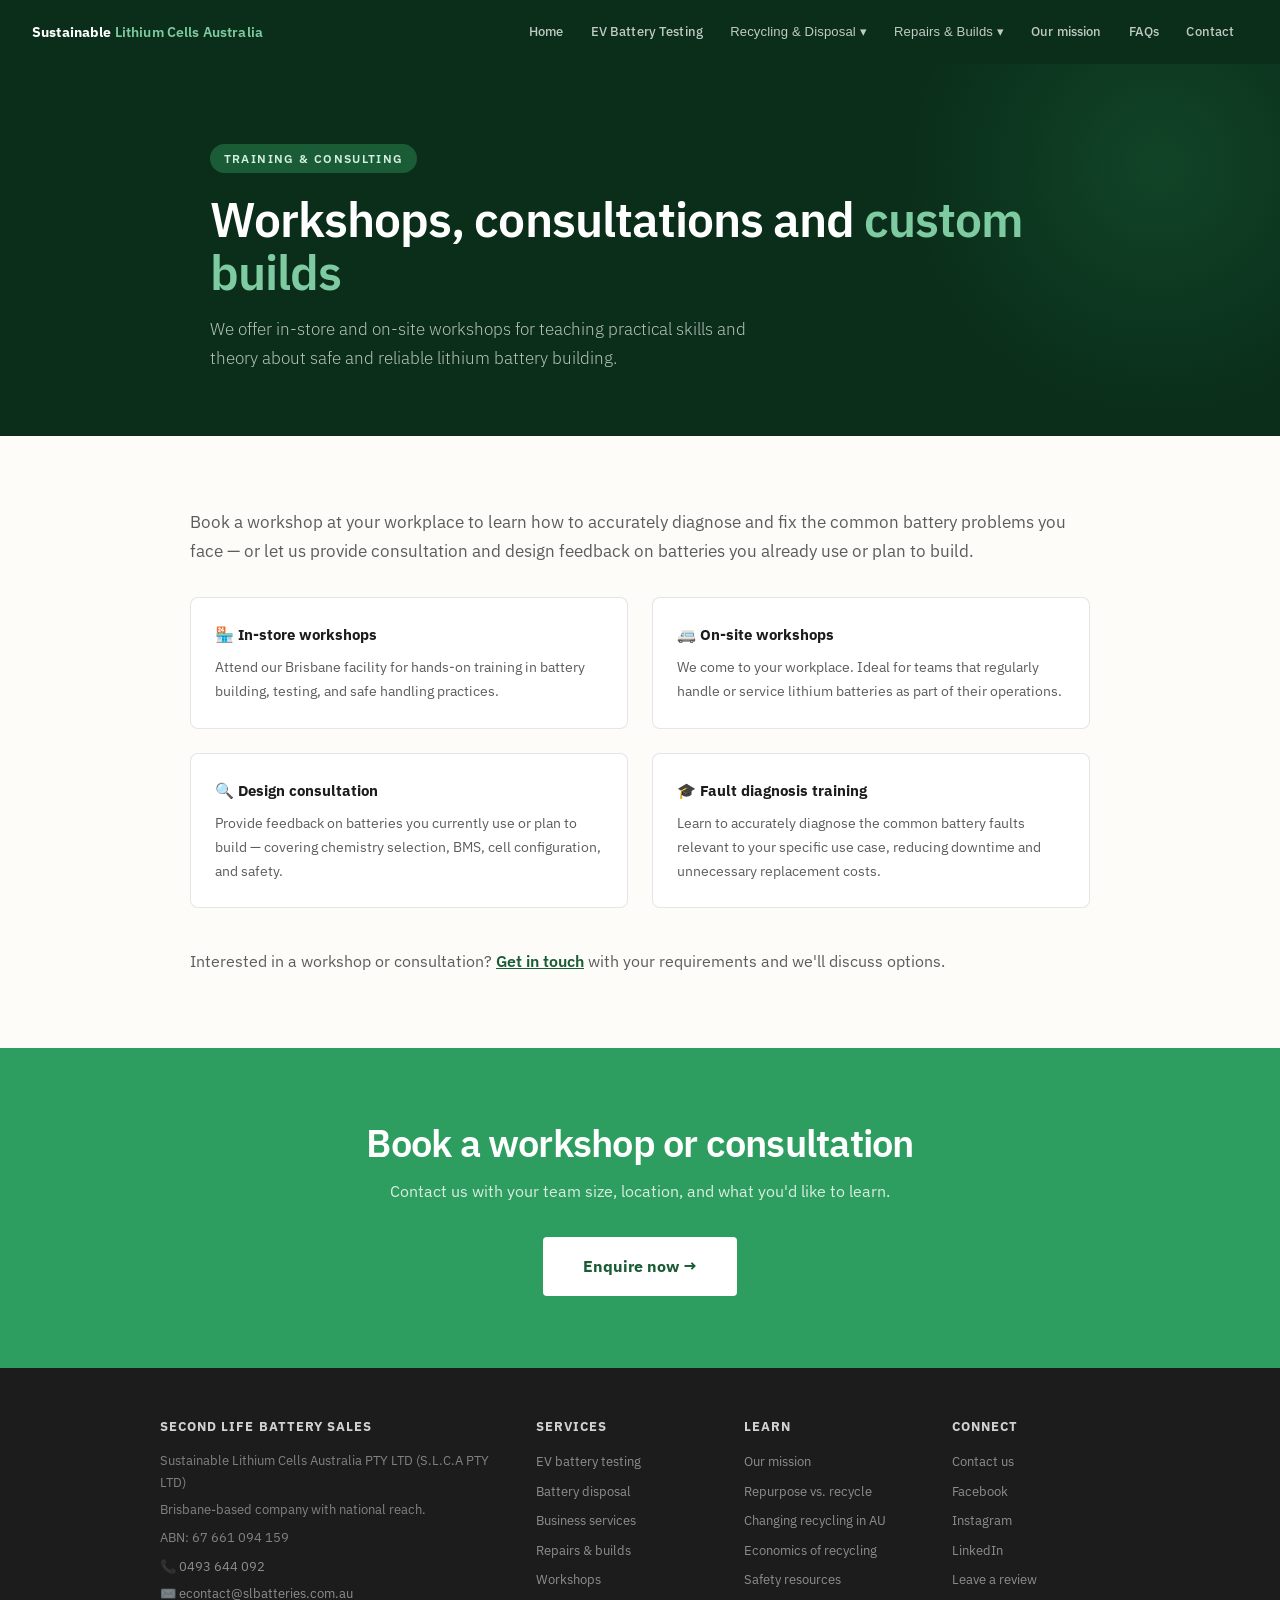
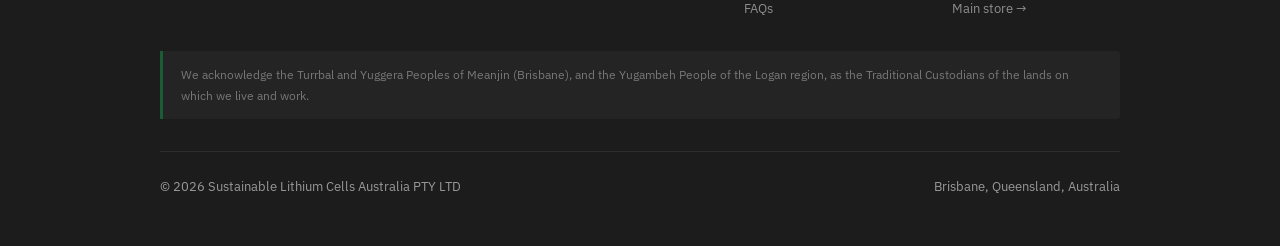
<file: workshops.html>
<!DOCTYPE html>
<html lang="en">
<head>
<meta charset="UTF-8">
<meta name="viewport" content="width=device-width, initial-scale=1.0">
<title>Workshops, Consultations & Custom Builds — Sustainable Lithium Cells Australia</title>
<link rel="preconnect" href="https://fonts.googleapis.com">
<link href="https://fonts.googleapis.com/css2?family=IBM+Plex+Sans:wght;400;500;600;700&display=swap" rel="stylesheet">
<link rel="stylesheet" href="style.css">
</head>
<body>
<nav id="site-nav"></nav>

<div class="page-hero">
  <div class="page-hero-inner">
    <span class="eyebrow">Training &amp; consulting</span>
    <h1>Workshops, consultations and <em>custom builds</em></h1>
    <p>We offer in-store and on-site workshops for teaching practical skills and theory about safe and reliable lithium battery building.</p>
  </div>
</div>

<section>
  <div class="section-inner">
    <p style="font-size:1.05rem;margin-bottom:2rem">Book a workshop at your workplace to learn how to accurately diagnose and fix the common battery problems you face — or let us provide consultation and design feedback on batteries you already use or plan to build.</p>

    <div class="workshop-types">
      <div class="wtype">
        <h4>🏪 In-store workshops</h4>
        <p>Attend our Brisbane facility for hands-on training in battery building, testing, and safe handling practices.</p>
      </div>
      <div class="wtype">
        <h4>🚐 On-site workshops</h4>
        <p>We come to your workplace. Ideal for teams that regularly handle or service lithium batteries as part of their operations.</p>
      </div>
      <div class="wtype">
        <h4>🔍 Design consultation</h4>
        <p>Provide feedback on batteries you currently use or plan to build — covering chemistry selection, BMS, cell configuration, and safety.</p>
      </div>
      <div class="wtype">
        <h4>🎓 Fault diagnosis training</h4>
        <p>Learn to accurately diagnose the common battery faults relevant to your specific use case, reducing downtime and unnecessary replacement costs.</p>
      </div>
    </div>

    <p style="margin-top:2.5rem">Interested in a workshop or consultation? <a href="contact.html" style="color:var(--green-mid);font-weight:600">Get in touch</a> with your requirements and we'll discuss options.</p>
  </div>
</section>

<section class="cta-banner">
  <h2>Book a workshop or consultation</h2>
  <p>Contact us with your team size, location, and what you'd like to learn.</p>
  <a class="cta-btn" href="contact.html">Enquire now →</a>
</section>

<footer id="site-footer"></footer>
<script src="shared.js"></script>
</body>
</html>
</file>
<file: style.css>
*, *::before, *::after { box-sizing: border-box; margin: 0; padding: 0; }

:root {
  --green-deep: #0a2e1a;
  --green-mid: #1a5c35;
  --green-bright: #2d9e5f;
  --green-light: #7ecba1;
  --green-pale: #d4f0e0;
  --cream: #f5f2eb;
  --warm-white: #fdfcf8;
  --charcoal: #1c1c1c;
  --mid-gray: #5c5c5c;
  --font-display: 'IBM Plex Sans', sans-serif;
  --font-body: 'IBM Plex Sans', sans-serif;
}

html { scroll-behavior: smooth; }

body {
  font-family: var(--font-body);
  background: var(--warm-white);
  color: var(--charcoal);
  font-size: 16px;
  line-height: 1.7;
}

/* ─── NAV ─────────────────────────────────── */
nav {
  position: sticky; top: 0; z-index: 100;
  background: var(--green-deep);
  padding: 0 2rem;
  display: flex; align-items: center; justify-content: space-between;
  height: 64px;
}
.nav-logo {
  font-family: var(--font-display); font-weight: 600; font-size: 0.9rem;
  color: var(--green-light); letter-spacing: 0.01em; text-decoration: none; white-space: nowrap;
}
.nav-logo span { color: #fff; font-weight: 700; }
.nav-links { list-style: none; display: flex; gap: 0; flex-wrap: nowrap; }
.nav-links li { position: relative; }
.nav-links > li > a, .nav-links > li > button {
  display: block; padding: 0 0.85rem; height: 64px; line-height: 64px;
  text-decoration: none; color: rgba(255,255,255,0.75);
  font-size: 0.82rem; font-weight: 500; letter-spacing: 0.01em;
  background: none; border: none; cursor: pointer;
  transition: color 0.2s, background 0.2s; white-space: nowrap;
}
.nav-links > li > a:hover, .nav-links > li > button:hover,
.nav-links > li > a.active { color: var(--green-light); background: rgba(255,255,255,0.04); }
.nav-links > li > a.active { border-bottom: 2px solid var(--green-bright); }

/* Dropdown */
.has-dropdown { position: relative; }
.dropdown {
  display: none; position: absolute; top: 64px; left: 0;
  background: var(--green-deep); border-top: 2px solid var(--green-bright);
  min-width: 220px; z-index: 200;
  box-shadow: 0 8px 24px rgba(0,0,0,0.35);
}
.has-dropdown:hover .dropdown, .has-dropdown:focus-within .dropdown { display: block; }
.dropdown a {
  display: block; padding: 0.65rem 1.1rem;
  color: rgba(255,255,255,0.7); text-decoration: none;
  font-size: 0.82rem; transition: background 0.15s, color 0.15s;
}
.dropdown a:hover { background: rgba(255,255,255,0.07); color: var(--green-light); }

/* ─── PAGE HERO ──────────────────────────── */
.page-hero {
  background: var(--green-deep); color: white;
  padding: 5rem 2rem 4rem; position: relative; overflow: hidden;
}
.page-hero::before {
  content: ''; position: absolute; top: -40%; right: -10%;
  width: 500px; height: 500px;
  background: radial-gradient(circle, rgba(45,158,95,0.2) 0%, transparent 70%);
  pointer-events: none;
}
.page-hero-inner { max-width: 860px; margin: 0 auto; position: relative; }
.eyebrow {
  display: inline-block; background: var(--green-mid); color: var(--green-pale);
  font-size: 0.72rem; font-weight: 600; letter-spacing: 0.12em; text-transform: uppercase;
  padding: 0.3rem 0.85rem; border-radius: 2rem; margin-bottom: 1.25rem;
}
.page-hero h1 {
  font-family: var(--font-display); font-size: clamp(2rem, 4vw, 3rem); font-weight: 600;
  line-height: 1.1; letter-spacing: -0.02em; margin-bottom: 1rem;
}
.page-hero h1 em { font-style: normal; color: var(--green-light); }
.page-hero p { font-size: 1.05rem; color: rgba(255,255,255,0.7); max-width: 580px; font-weight: 300; }

/* ─── HERO (home only) ────────────────────── */
.hero {
  background: var(--green-deep); color: white;
  padding: 7rem 2rem 5rem; position: relative; overflow: hidden;
}
.hero::before {
  content: ''; position: absolute; top: -40%; right: -10%;
  width: 600px; height: 600px;
  background: radial-gradient(circle, rgba(45,158,95,0.25) 0%, transparent 70%);
  pointer-events: none;
}
.hero-inner { max-width: 860px; margin: 0 auto; position: relative; }
.hero h1 {
  font-family: var(--font-display); font-size: clamp(2.4rem, 5vw, 3.8rem); font-weight: 600;
  line-height: 1.1; letter-spacing: -0.02em; margin-bottom: 1.5rem; max-width: 700px;
}
.hero h1 em { font-style: normal; color: var(--green-light); }
.hero p { font-size: 1.15rem; color: rgba(255,255,255,0.72); max-width: 580px; margin-bottom: 2.5rem; font-weight: 300; }
.hero-actions { display: flex; gap: 1rem; flex-wrap: wrap; }

/* ─── BUTTONS ─────────────────────────────── */
.btn-primary {
  background: var(--green-bright); color: white; text-decoration: none;
  padding: 0.85rem 2rem; border-radius: 0.25rem; font-weight: 600; font-size: 0.95rem;
  transition: background 0.2s, transform 0.15s; display: inline-block;
}
.btn-primary:hover { background: #269655; transform: translateY(-1px); }
.btn-secondary {
  border: 1.5px solid rgba(255,255,255,0.3); color: rgba(255,255,255,0.85);
  text-decoration: none; padding: 0.85rem 2rem; border-radius: 0.25rem;
  font-weight: 500; font-size: 0.95rem;
  transition: border-color 0.2s, color 0.2s; display: inline-block;
}
.btn-secondary:hover { border-color: var(--green-light); color: var(--green-light); }
.btn-green {
  background: var(--green-bright); color: white; text-decoration: none;
  padding: 0.85rem 2rem; border-radius: 0.25rem; font-weight: 600; font-size: 0.95rem;
  transition: background 0.2s; display: inline-block;
}
.btn-green:hover { background: #269655; }

/* ─── STAT STRIP ─────────────────────────── */
.stat-strip {
  background: var(--green-mid); padding: 2.5rem 2rem;
  display: flex; justify-content: center; gap: 4rem; flex-wrap: wrap;
}
.stat { text-align: center; color: white; }
.stat-num {
  font-family: var(--font-display); font-size: 2.4rem; font-weight: 600;
  color: var(--green-pale); line-height: 1; display: block;
}
.stat-label { font-size: 0.85rem; color: rgba(255,255,255,0.65); margin-top: 0.3rem; font-weight: 300; }

/* ─── SECTIONS ───────────────────────────── */
section { padding: 4.5rem 2rem; }
.section-inner { max-width: 900px; margin: 0 auto; }
.section-tag {
  font-size: 0.72rem; font-weight: 700; letter-spacing: 0.12em; text-transform: uppercase;
  color: var(--green-bright); margin-bottom: 0.75rem; display: block;
}
h2 {
  font-family: var(--font-display); font-size: clamp(1.6rem, 3vw, 2.4rem);
  font-weight: 600; letter-spacing: -0.02em; line-height: 1.2;
  margin-bottom: 1.25rem; color: var(--charcoal);
}
h2 em { font-style: normal; color: var(--green-mid); }
p { color: var(--mid-gray); margin-bottom: 1rem; }
p:last-child { margin-bottom: 0; }

/* ─── CARD GRID ──────────────────────────── */
.card-grid {
  display: grid; grid-template-columns: repeat(auto-fit, minmax(260px, 1fr));
  gap: 1.5rem; margin-top: 2.5rem;
}
.card {
  background: var(--cream); border-radius: 0.5rem;
  padding: 2rem; border-left: 4px solid var(--green-bright);
}
.card-icon { font-size: 2rem; margin-bottom: 1rem; display: block; }
.card h3 {
  font-family: var(--font-display); font-size: 1.05rem; font-weight: 700;
  margin-bottom: 0.55rem; color: var(--charcoal);
}
.card p { font-size: 0.9rem; color: var(--mid-gray); margin: 0; }

/* ─── DARK SECTION ───────────────────────── */
.dark-section { background: var(--green-deep); }
.dark-section h2 { color: white; }
.dark-section h2 em { color: var(--green-light); }
.dark-section .section-tag { color: var(--green-light); }
.dark-section p { color: rgba(255,255,255,0.68); font-weight: 300; }
.dark-grid {
  display: grid; grid-template-columns: 1fr 1fr; gap: 2.5rem; margin-top: 3rem;
}
@media (max-width: 640px) { .dark-grid { grid-template-columns: 1fr; } }
.dark-point { border-top: 1px solid rgba(255,255,255,0.12); padding-top: 1.25rem; }
.dark-point h4 {
  font-family: var(--font-display); font-size: 1rem; font-weight: 700;
  color: var(--green-pale); margin-bottom: 0.5rem;
}
.dark-point p { color: rgba(255,255,255,0.6); font-size: 0.9rem; margin: 0; }

/* ─── CREAM SECTION ──────────────────────── */
.cream-section { background: var(--cream); }

/* ─── TIMELINE ───────────────────────────── */
.timeline {
  margin-top: 2.5rem;
  border-left: 2px solid var(--green-bright);
  padding-left: 2rem;
}
.timeline-step { position: relative; padding-bottom: 2.5rem; }
.timeline-step::before {
  content: ''; position: absolute; left: -2.5625rem; top: 0.35rem;
  width: 14px; height: 14px; background: var(--green-bright);
  border-radius: 50%; border: 2px solid var(--cream);
  outline: 2px solid var(--green-bright);
}
.timeline-step.on-white::before { border-color: var(--warm-white); }
.timeline-step:last-child { padding-bottom: 0; }
.timeline-step h4 {
  font-family: var(--font-display); font-weight: 700; font-size: 1rem;
  color: var(--charcoal); margin-bottom: 0.35rem;
}
.timeline-step p { font-size: 0.9rem; margin: 0; }

/* ─── FAQ ────────────────────────────────── */
.faq-list { margin-top: 2.5rem; display: flex; flex-direction: column; gap: 0; }
details {
  border-top: 1px solid rgba(0,0,0,0.1);
  padding: 0;
}
details:last-child { border-bottom: 1px solid rgba(0,0,0,0.1); }
summary {
  cursor: pointer; padding: 1.1rem 0; list-style: none;
  display: flex; justify-content: space-between; align-items: center;
  font-family: var(--font-display); font-weight: 700; font-size: 0.98rem; color: var(--charcoal);
}
summary::-webkit-details-marker { display: none; }
summary::after {
  content: '+'; font-size: 1.3rem; color: var(--green-bright); font-weight: 400;
  transition: transform 0.2s; flex-shrink: 0; margin-left: 1rem;
}
details[open] summary::after { content: '−'; }
.faq-answer { padding: 0 0 1.1rem; color: var(--mid-gray); font-size: 0.95rem; }
.faq-answer a { color: var(--green-mid); }

/* ─── TWO-COL PROSE ──────────────────────── */
.two-col { display: grid; grid-template-columns: 1fr 1fr; gap: 3rem; margin-top: 2rem; }
@media (max-width: 640px) { .two-col { grid-template-columns: 1fr; } }

/* ─── REPURPOSE TABLE ─────────────────────── */
.rp-grid { display: grid; grid-template-columns: 1fr 1fr; gap: 2rem; margin-top: 2rem; }
@media (max-width: 640px) { .rp-grid { grid-template-columns: 1fr; } }
.rp-card {
  border-radius: 0.5rem; padding: 1.75rem;
  border: 1.5px solid transparent;
}
.rp-card.good { background: #eafaf1; border-color: #2d9e5f; }
.rp-card.bad  { background: #fef4f4; border-color: #d9534f; }
.rp-card h3 {
  font-family: var(--font-display); font-size: 1.05rem; font-weight: 700;
  margin-bottom: 1rem;
}
.rp-card.good h3 { color: var(--green-mid); }
.rp-card.bad  h3 { color: #a83232; }
.rp-card ul { padding-left: 1.2rem; color: var(--mid-gray); font-size: 0.9rem; }
.rp-card ul li { margin-bottom: 0.4rem; }

/* ─── SAFETY LINKS ───────────────────────── */
.resource-list { margin-top: 2rem; display: flex; flex-direction: column; gap: 0.75rem; }
.resource-item {
  background: var(--cream); border-radius: 0.4rem; padding: 1rem 1.25rem;
  border-left: 3px solid var(--green-bright);
  display: flex; flex-direction: column; gap: 0.2rem;
}
.resource-item a {
  font-family: var(--font-display); font-weight: 700; font-size: 0.95rem;
  color: var(--green-mid); text-decoration: none;
}
.resource-item a:hover { text-decoration: underline; }
.resource-item span { font-size: 0.85rem; color: var(--mid-gray); }

/* ─── CONTACT ────────────────────────────── */
.contact-grid { display: grid; grid-template-columns: 1fr 1fr; gap: 3rem; margin-top: 2.5rem; }
@media (max-width: 640px) { .contact-grid { grid-template-columns: 1fr; } }
.contact-detail { display: flex; flex-direction: column; gap: 1.5rem; }
.contact-item h4 {
  font-family: var(--font-display); font-size: 0.85rem; font-weight: 700;
  letter-spacing: 0.06em; text-transform: uppercase; color: var(--green-mid); margin-bottom: 0.25rem;
}
.contact-item p, .contact-item a {
  font-size: 1rem; color: var(--charcoal); text-decoration: none;
}
.contact-item a:hover { color: var(--green-mid); }
.contact-form { background: var(--cream); border-radius: 0.5rem; padding: 2rem; }
.contact-form h3 {
  font-family: var(--font-display); font-weight: 700; margin-bottom: 1.25rem; color: var(--charcoal);
}
.form-group { margin-bottom: 1rem; }
label { display: block; font-size: 0.85rem; font-weight: 600; margin-bottom: 0.35rem; color: var(--charcoal); }
input[type=text], input[type=email], input[type=tel], textarea {
  width: 100%; padding: 0.65rem 0.85rem;
  border: 1px solid rgba(0,0,0,0.18); border-radius: 0.3rem;
  font-family: var(--font-body); font-size: 0.95rem; background: white;
  transition: border-color 0.2s;
}
input:focus, textarea:focus { outline: none; border-color: var(--green-bright); }
textarea { min-height: 100px; resize: vertical; }
.form-submit {
  background: var(--green-bright); color: white; border: none; cursor: pointer;
  padding: 0.85rem 2rem; border-radius: 0.25rem; font-weight: 600; font-size: 0.95rem;
  font-family: var(--font-body); transition: background 0.2s;
}
.form-submit:hover { background: #269655; }

/* ─── CTA BANNER ─────────────────────────── */
.cta-banner {
  background: var(--green-bright); text-align: center; padding: 4.5rem 2rem;
}
.cta-banner h2 { color: white; margin-bottom: 0.75rem; }
.cta-banner p { color: rgba(255,255,255,0.82); max-width: 540px; margin: 0 auto 2rem; }
.cta-btn {
  background: white; color: var(--green-mid); text-decoration: none;
  padding: 1rem 2.5rem; border-radius: 0.25rem; font-weight: 700; font-size: 1rem;
  display: inline-block; transition: transform 0.15s, box-shadow 0.15s;
}
.cta-btn:hover { transform: translateY(-2px); box-shadow: 0 6px 20px rgba(0,0,0,0.15); }

/* ─── FOOTER ─────────────────────────────── */
footer {
  background: var(--charcoal); color: rgba(255,255,255,0.55);
  padding: 3rem 2rem; font-size: 0.875rem;
}
.footer-inner {
  max-width: 960px; margin: 0 auto;
  display: grid; grid-template-columns: 2fr 1fr 1fr 1fr; gap: 2.5rem;
}
@media (max-width: 700px) { .footer-inner { grid-template-columns: 1fr 1fr; } }
@media (max-width: 420px) { .footer-inner { grid-template-columns: 1fr; } }
footer h4 {
  font-family: var(--font-display); font-size: 0.82rem; font-weight: 700;
  color: rgba(255,255,255,0.8); letter-spacing: 0.08em; text-transform: uppercase; margin-bottom: 0.75rem;
}
footer p { color: rgba(255,255,255,0.45); font-size: 0.82rem; line-height: 1.65; margin-bottom: 0.35rem; }
footer ul { list-style: none; }
footer ul li { margin-bottom: 0.35rem; }
footer ul a { color: rgba(255,255,255,0.5); text-decoration: none; font-size: 0.82rem; transition: color 0.2s; }
footer ul a:hover { color: var(--green-light); }
.footer-bottom {
  max-width: 960px; margin: 2rem auto 0; padding-top: 1.5rem;
  border-top: 1px solid rgba(255,255,255,0.08);
  display: flex; justify-content: space-between; flex-wrap: wrap; gap: 0.5rem;
  font-size: 0.8rem;
}
.acknowledgement {
  background: rgba(255,255,255,0.04); border-left: 3px solid var(--green-mid);
  padding: 0.85rem 1.1rem; margin-top: 1.5rem; border-radius: 0 0.25rem 0.25rem 0;
  max-width: 960px; margin-left: auto; margin-right: auto;
}
.acknowledgement p { font-size: 0.78rem; color: rgba(255,255,255,0.38); margin: 0; }

/* ─── HOME NAV CARDS ─────────────────────── */
.nav-cards {
  display: grid; grid-template-columns: repeat(auto-fit, minmax(200px, 1fr));
  gap: 1.25rem; margin-top: 2.5rem;
}
.nav-card {
  background: white; border: 1px solid rgba(0,0,0,0.08); border-radius: 0.5rem;
  padding: 1.5rem 1.25rem; text-decoration: none; transition: border-color 0.2s, transform 0.15s;
  display: block;
}
.nav-card:hover { border-color: var(--green-bright); transform: translateY(-2px); }
.nav-card-icon { font-size: 1.6rem; margin-bottom: 0.6rem; display: block; }
.nav-card h3 {
  font-family: var(--font-display); font-size: 0.95rem; font-weight: 700;
  color: var(--charcoal); margin-bottom: 0.35rem;
}
.nav-card p { font-size: 0.82rem; color: var(--mid-gray); margin: 0; }

/* ─── WORKSHOP CARD ──────────────────────── */
.workshop-types { display: grid; grid-template-columns: 1fr 1fr; gap: 1.5rem; margin-top: 2rem; }
@media (max-width: 560px) { .workshop-types { grid-template-columns: 1fr; } }
.wtype {
  background: white; border: 1px solid rgba(0,0,0,0.1); border-radius: 0.5rem;
  padding: 1.5rem;
}
.wtype h4 {
  font-family: var(--font-display); font-weight: 700; font-size: 0.95rem;
  color: var(--charcoal); margin-bottom: 0.5rem;
}
.wtype p { font-size: 0.88rem; margin: 0; }

@media (max-width: 600px) {
  .nav-links { display: none; }
  .nav-links.open { display: flex; flex-direction: column; position: absolute; top: 64px; left: 0; right: 0; background: var(--green-deep); z-index: 200; }
  .nav-links.open li { border-top: 1px solid rgba(255,255,255,0.06); }
  .nav-links.open > li > a, .nav-links.open > li > button { height: auto; line-height: 1; padding: 0.9rem 1.25rem; }
  .nav-hamburger { display: flex !important; }
}
.nav-hamburger {
  display: none; background: none; border: none; cursor: pointer;
  flex-direction: column; gap: 5px; padding: 4px;
}
.nav-hamburger span {
  display: block; width: 22px; height: 2px; background: rgba(255,255,255,0.8); border-radius: 2px;
}
</file>
